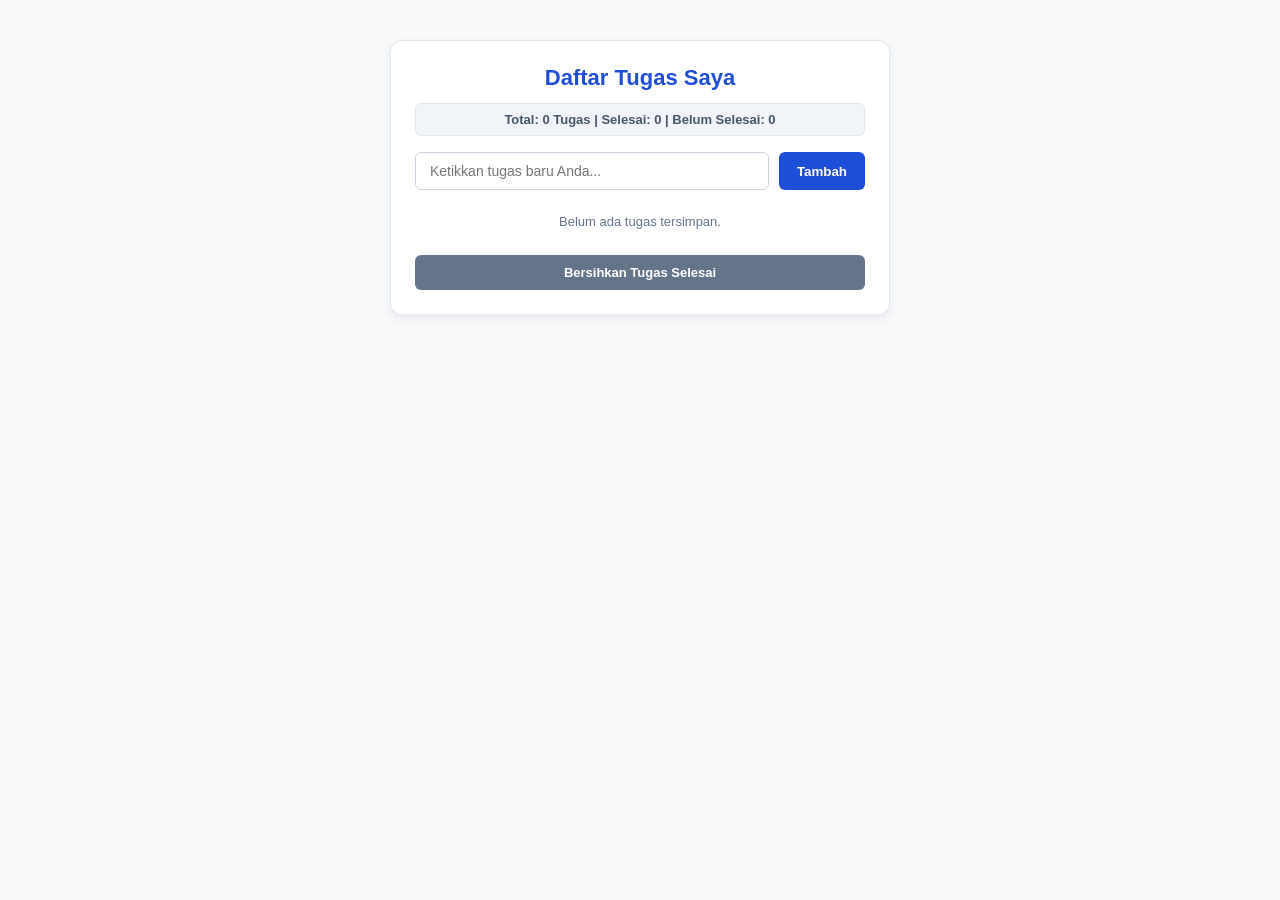
<file: index.html>
<!DOCTYPE html>
<html lang="id">
<head>
  <meta charset="UTF-8">
  <meta name="viewport" content="width=device-width, initial-scale=1.0">
  <title>Aplikasi To-Do List - Modul 5</title>
  <link rel="stylesheet" href="style.css">
</head>
<body>
  <div class="todo-app">
    <h2>Daftar Tugas Saya</h2>

    <!-- Fitur 1: Task Counter Summary -->
    <div class="task-counter" id="taskCounter">
      Total: 0 Tugas | Selesai: 0 | Belum Selesai: 0
    </div>

    <!-- Form Input Tugas -->
    <form id="todoForm" novalidate>
      <div class="input-section">
        <input type="text" id="taskInput" placeholder="Ketikkan tugas baru Anda...">
        <button type="submit" class="add-btn">Tambah</button>
      </div>
      <div class="error-message" id="inputError">Tugas minimal harus 3 karakter.</div>
      <div class="error-message" id="inputMaks"></div>
    </form>

    <!-- Daftar Tugas -->
    <ul class="todo-list" id="todoList"></ul>

    <!-- Fitur 2: Tombol Bersihkan Tugas Selesai -->
    <div class="actions-section">
      <button id="clearCompletedBtn" class="clear-btn">Bersihkan Tugas Selesai</button>
    </div>
  </div>

  <script src="script.js"></script>
</body>
</html>
</file>
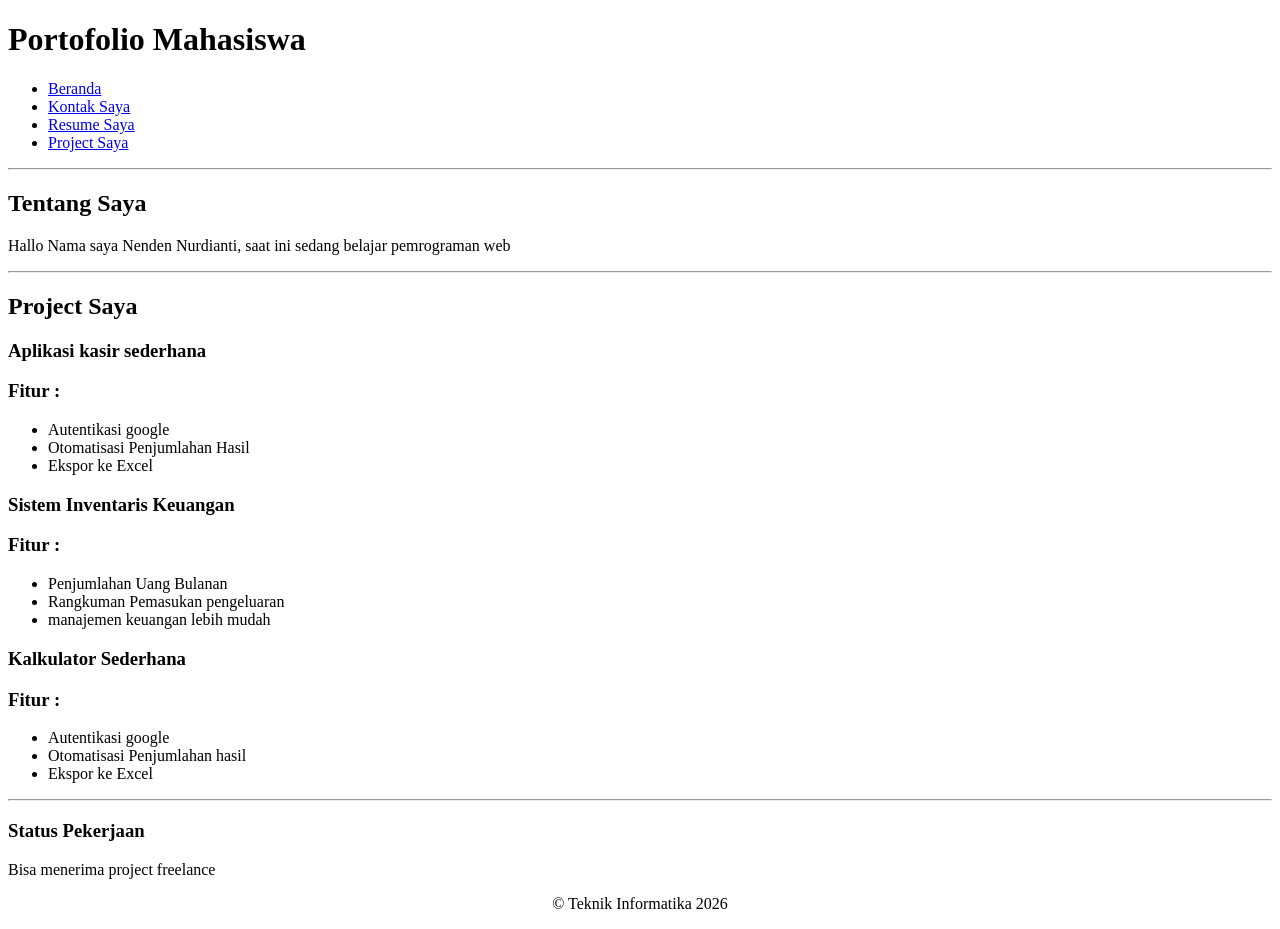
<file: pertemuan-2/index.html>
<!DOCTYPE html>
<html lang="en">
<head>
    <meta charset="UTF-8">
    <meta name="viewport" content="width=device-width, initial-scale=1.0">
    <title>Portofolio</title>
</head>
<body>
    <header>
        <h1>Portofolio Mahasiswa</h1>
        <nav>
            <ul>
                <li>
                    <a href="index.html">Beranda</a>
                </li>
                <li>
                    <a href="kontak.html">Kontak Saya</a>
                </li>
                <li>
                    <a href="resume.html">Resume Saya</a>
                </li>
                <li>
                    <a href="project.html">Project Saya</a>
                </li>
            </ul>
        </nav>
    </header>
    <hr />
    <main>
        <section>
            <h2>Tentang Saya</h2>
            <p>Hallo Nama saya Nenden Nurdianti, saat ini sedang belajar pemrograman web</p>
        </section>
        <hr />
        <section>
            <h2>Project Saya</h2>
            <article>
                <header>
                    <h3>Aplikasi kasir sederhana</h3>
                    <h3>Fitur : </h3>
                    <ul>
                        <li>Autentikasi google</li>
                        <li>Otomatisasi Penjumlahan Hasil</li>
                        <li>Ekspor ke Excel</li>
                    </ul>
                </header>
                 <header>
                    <h3>Sistem Inventaris Keuangan</h3>
                    <h3>Fitur : </h3>
                    <ul>
                        <li>Penjumlahan Uang Bulanan</li>
                        <li>Rangkuman Pemasukan pengeluaran</li>
                        <li>manajemen keuangan lebih mudah</li>
                    </ul>
                </header>
                <header>
                    <h3>Kalkulator Sederhana</h3>
                    <h3>Fitur : </h3>
                    <ul>
                        <li>Autentikasi google</li>
                        <li>Otomatisasi Penjumlahan hasil</li>
                        <li>Ekspor ke Excel</li>
                    </ul>
                </header>
            </article>
        </section>
    </main>
    <hr />
    <aside>
        <h3>Status Pekerjaan</h3>
        <p>Bisa menerima project freelance</p>
    </aside>
    
</body>
<footer>
        <center>&copy; Teknik Informatika 2026</p>
    </footer>
</html>
</file>
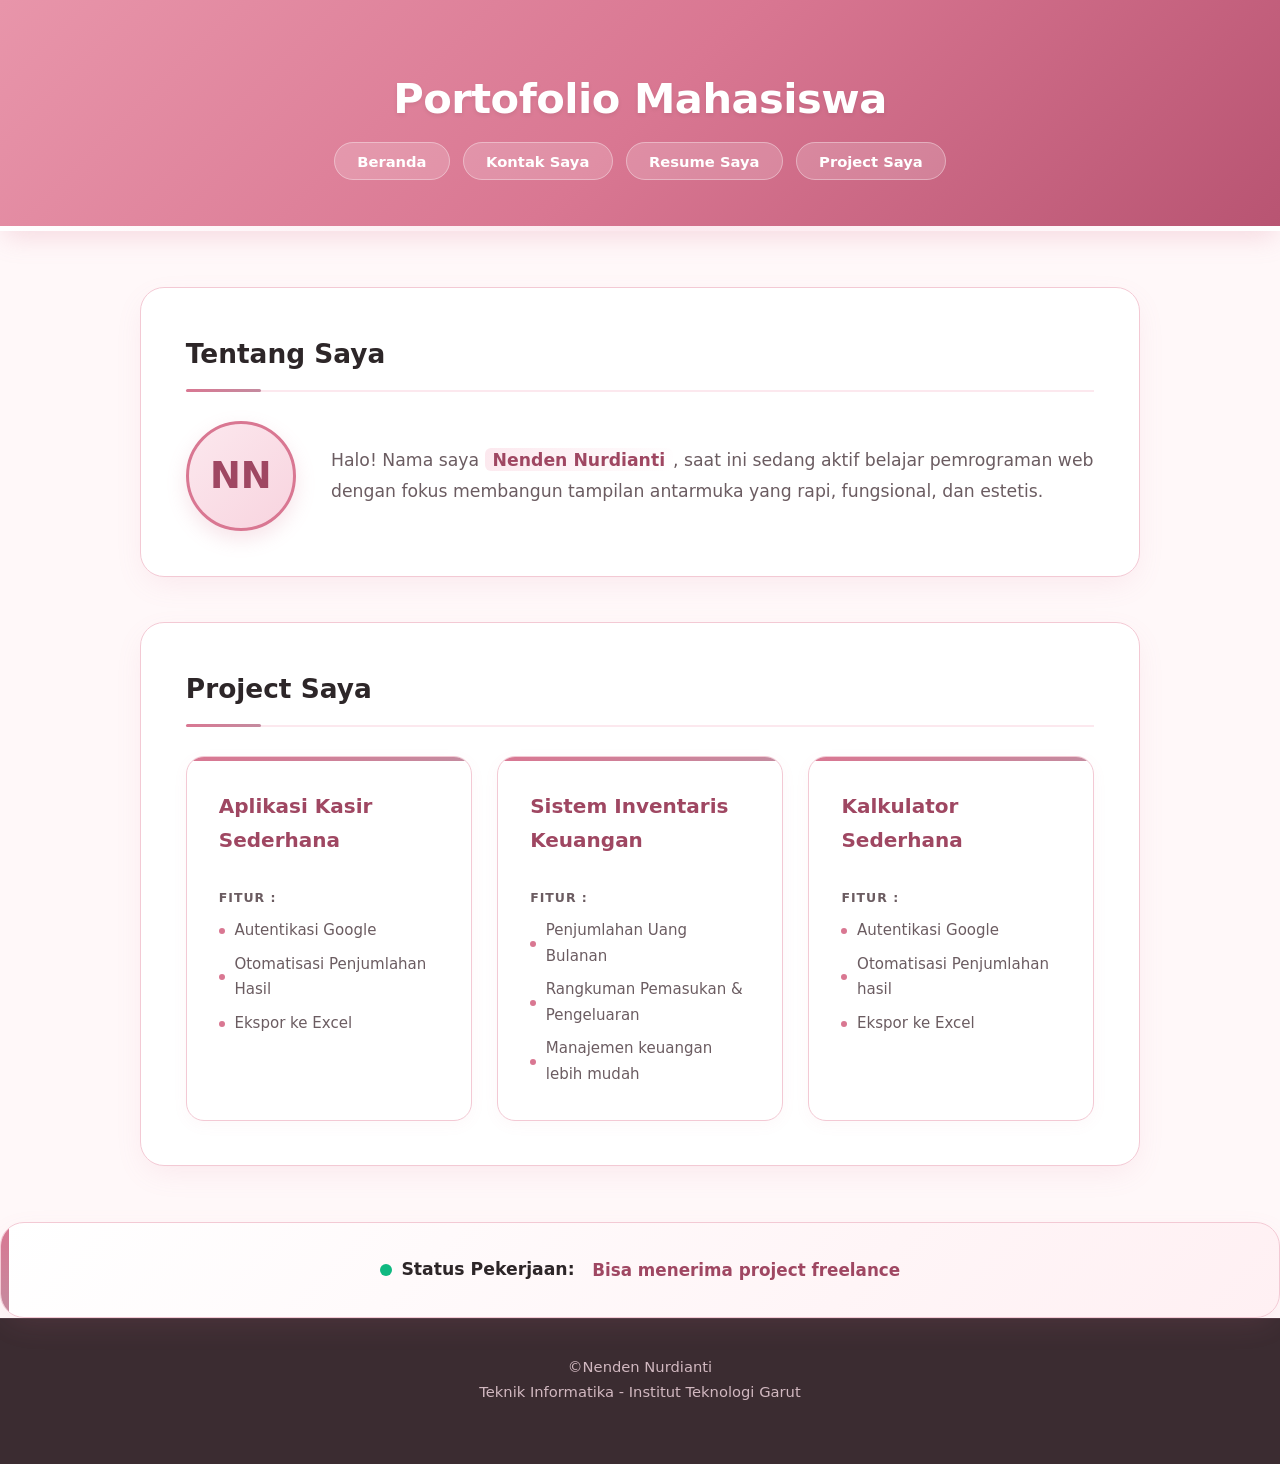
<file: pertemuan-3/index.html>
<!DOCTYPE html>
<html lang="id">
<head>
    <meta charset="UTF-8">
    <meta name="viewport" content="width=device-width, initial-scale=1.0">
    <title>Portofolio Nenden Nurdianti</title>
    <style>
        /* --- CSS Reset & Custom Properties (Soft Pink & Rose Theme) --- */
        * {
            margin: 0;
            padding: 0;
            box-sizing: border-box;
        }

        :root {
            --pink-primary: #d97792;
            --pink-dark: #9f4762;
            --pink-light: #fce8ee;
            --pink-subtle: #fff0f3;
            --pink-border: #f3c9d4;
            --rose-accent: #c48b9f;
            
            --bg-body: #fff8f9;
            --bg-card: #ffffff;
            
            --text-main: #2d2628;
            --text-muted: #6b5c61;
            
            --shadow-card: 0 10px 30px -5px rgba(217, 119, 146, 0.12), 0 4px 6px -4px rgba(0, 0, 0, 0.02);
            --shadow-hover: 0 20px 40px -10px rgba(217, 119, 146, 0.22);
            
            --radius-box: 24px;
            --radius-card: 18px;
        }

        html {
            scroll-behavior: smooth;
        }

        body {
            font-family: 'Segoe UI', system-ui, -apple-system, sans-serif;
            background-color: var(--bg-body);
            color: var(--text-main);
            line-height: 1.7;
            display: flex;
            flex-direction: column;
            min-height: 100vh;
            overflow-x: hidden;
        }

        /* --- Keyframe Animations --- */
        @keyframes fadeInDown {
            from {
                opacity: 0;
                transform: translateY(-20px);
            }
            to {
                opacity: 1;
                transform: translateY(0);
            }
        }

        @keyframes fadeInUp {
            from {
                opacity: 0;
                transform: translateY(25px);
            }
            to {
                opacity: 1;
                transform: translateY(0);
            }
        }

        @keyframes pulseGlow {
            0% { transform: scale(0.95); box-shadow: 0 0 0 0 rgba(16, 185, 129, 0.4); }
            70% { transform: scale(1); box-shadow: 0 0 0 8px rgba(16, 185, 129, 0); }
            100% { transform: scale(0.95); box-shadow: 0 0 0 0 rgba(16, 185, 129, 0); }
        }

        .animate-fade-down {
            animation: fadeInDown 0.8s ease-out forwards;
        }

        .animate-fade-up {
            animation: fadeInUp 0.8s ease-out forwards;
        }

        /* --- Header & Navigation (Soft Pink Gradient) --- */
        header.main-header {
            background: linear-gradient(135deg, #e895aa, #d97792, #b85472);
            color: #ffffff;
            padding: 4rem 1.5rem 3.5rem 1.5rem;
            text-align: center;
            box-shadow: 0 10px 25px -5px rgba(217, 119, 146, 0.25);
            position: relative;
        }

        header.main-header::after {
            content: '';
            position: absolute;
            bottom: 0;
            left: 0;
            right: 0;
            height: 5px;
            background: linear-gradient(90deg, #ffffff, var(--pink-light), #ffffff);
        }

        header.main-header h1 {
            font-size: 2.6rem;
            font-weight: 800;
            letter-spacing: -0.5px;
            margin-bottom: 0.8rem;
            text-shadow: 0 2px 4px rgba(0, 0, 0, 0.08);
        }

        nav ul {
            list-style: none;
            display: flex;
            justify-content: center;
            gap: 0.8rem;
            flex-wrap: wrap;
            max-width: 750px;
            margin: 0 auto;
        }

        nav a {
            color: #ffffff;
            text-decoration: none;
            font-weight: 600;
            font-size: 0.92rem;
            padding: 0.6rem 1.4rem;
            border-radius: 9999px;
            background-color: rgba(255, 255, 255, 0.18);
            backdrop-filter: blur(10px);
            border: 1px solid rgba(255, 255, 255, 0.35);
            transition: all 0.3s cubic-bezier(0.4, 0, 0.2, 1);
        }

        nav a:hover {
            background-color: #ffffff;
            color: var(--pink-dark);
            transform: translateY(-3px);
            box-shadow: 0 6px 15px rgba(0, 0, 0, 0.1);
        }

        /* --- Main Layout --- */
        main {
            max-width: 1000px;
            width: 90%;
            margin: 3.5rem auto;
            flex: 1;
            display: flex;
            flex-direction: column;
            gap: 2.8rem;
        }

        hr {
            display: none;
        }

        /* --- Section Styling --- */
        section {
            background: var(--bg-card);
            padding: 2.8rem;
            border-radius: var(--radius-box);
            box-shadow: var(--shadow-card);
            border: 1px solid var(--pink-border);
            transition: transform 0.3s ease, box-shadow 0.3s ease, border-color 0.3s ease;
        }

        section:hover {
            border-color: var(--pink-primary);
            box-shadow: var(--shadow-hover);
            transform: translateY(-3px);
        }

        section h2 {
            font-size: 1.65rem;
            color: var(--text-main);
            margin-bottom: 1.8rem;
            padding-bottom: 0.8rem;
            border-bottom: 2px solid var(--pink-light);
            position: relative;
            display: flex;
            align-items: center;
            gap: 0.8rem;
        }

        section h2::after {
            content: '';
            position: absolute;
            bottom: -2px;
            left: 0;
            width: 75px;
            height: 3px;
            background: linear-gradient(90deg, var(--pink-primary), var(--rose-accent));
            border-radius: 3px;
        }

        /* --- Desain Khusus Tentang Saya --- */
        .about-container {
            display: flex;
            align-items: center;
            gap: 2.2rem;
        }

        .profile-avatar {
            width: 110px;
            height: 110px;
            border-radius: 50%;
            background: linear-gradient(135deg, var(--pink-light), #f8d4df);
            display: flex;
            align-items: center;
            justify-content: center;
            border: 3px solid var(--pink-primary);
            box-shadow: 0 8px 20px rgba(217, 119, 146, 0.2);
            flex-shrink: 0;
        }

        .profile-avatar span {
            font-size: 2.3rem;
            font-weight: 800;
            color: var(--pink-dark);
        }

        .about-text p {
            font-size: 1.08rem;
            color: var(--text-muted);
            line-height: 1.8;
        }

        .name-highlight {
            color: var(--pink-dark);
            font-weight: 700;
            background: linear-gradient(120deg, var(--pink-light) 0%, rgba(252, 232, 238, 0) 100%);
            padding: 0.1rem 0.5rem;
            border-radius: 6px;
        }

        /* --- Article & Project Cards Grid (Seragam & Elegan) --- */
        article {
            display: grid;
            grid-template-columns: repeat(auto-fit, minmax(280px, 1fr));
            gap: 1.6rem;
        }

        article header {
            background: var(--bg-card);
            color: var(--text-main);
            padding: 2rem;
            border-radius: var(--radius-card);
            text-align: left;
            box-shadow: 0 4px 15px rgba(217, 119, 146, 0.05);
            border: 1px solid var(--pink-border);
            transition: all 0.35s cubic-bezier(0.4, 0, 0.2, 1);
            display: flex;
            flex-direction: column;
            justify-content: flex-start;
            position: relative;
            overflow: hidden;
        }

        article header::before {
            content: '';
            position: absolute;
            top: 0;
            left: 0;
            width: 100%;
            height: 4px;
            background: linear-gradient(90deg, var(--pink-primary), var(--rose-accent));
        }

        article header:hover {
            transform: translateY(-6px);
            box-shadow: var(--shadow-hover);
            border-color: var(--pink-primary);
        }

        article h3 {
            font-size: 1.25rem;
            color: var(--pink-dark);
            margin-bottom: 0.9rem;
            font-weight: 700;
        }

        /* Label "Fitur :" */
        article header h3:nth-of-type(2) {
            font-size: 0.78rem;
            text-transform: uppercase;
            letter-spacing: 0.08em;
            color: var(--text-muted);
            margin-top: 1rem;
            margin-bottom: 0.6rem;
            font-weight: 700;
        }

        article ul {
            list-style: none;
            display: flex;
            flex-direction: column;
            gap: 0.5rem;
        }

        article li {
            font-size: 0.94rem;
            color: var(--text-muted);
            display: flex;
            align-items: center;
            gap: 0.6rem;
        }

        /* Bullet point mini stylish */
        article li::before {
            content: '';
            width: 6px;
            height: 6px;
            background-color: var(--pink-primary);
            border-radius: 50%;
            flex-shrink: 0;
        }

        /* --- Aside / Status Pekerjaan --- */
        aside {
            background: linear-gradient(135deg, #ffffff, var(--pink-subtle));
            border: 1px solid var(--pink-border);
            padding: 2rem;
            border-radius: var(--radius-box);
            text-align: center;
            box-shadow: var(--shadow-card);
            position: relative;
            overflow: hidden;
            display: flex;
            align-items: center;
            justify-content: center;
            gap: 1.1rem;
        }

        aside::before {
            content: '';
            position: absolute;
            top: 0;
            left: 0;
            width: 8px;
            height: 100%;
            background: linear-gradient(to bottom, var(--pink-primary), var(--rose-accent));
        }

        aside h3 {
            color: var(--text-main);
            font-size: 1.08rem;
            margin-bottom: 0;
            font-weight: 700;
            display: flex;
            align-items: center;
            gap: 0.6rem;
        }

        aside h3::before {
            content: '';
            display: inline-block;
            width: 12px;
            height: 12px;
            background-color: #10b981;
            border-radius: 50%;
            animation: pulseGlow 2s infinite;
        }

        aside p {
            color: var(--pink-dark);
            font-weight: 600;
            font-size: 1.05rem;
        }

        /* --- Footer --- */
        footer {
            background-color: #3b2c31;
            color: #d1b8c0;
            text-align: center;
            padding: 2.2rem 1rem;
            font-size: 0.92rem;
            margin-top: auto;
            border-top: 1px solid #4f3c43;
        }

        footer center {
            display: block;
        }

        /* --- Responsive Design --- */
        @media (max-width: 768px) {
            header.main-header h1 {
                font-size: 2.1rem;
            }

            .about-container {
                flex-direction: column;
                text-align: center;
            }

            aside {
                flex-direction: column;
                gap: 0.4rem;
            }

            section {
                padding: 1.8rem;
            }
        }
    </style>
</head>
<body>

    <header class="main-header animate-fade-down">
        <h1>Portofolio Mahasiswa</h1>
        <nav>
            <ul>
                <li><a href="index.html">Beranda</a></li>
                <li><a href="kontak.html">Kontak Saya</a></li>
                <li><a href="resume.html">Resume Saya</a></li>
                <li><a href="project.html">Project Saya</a></li>
            </ul>
        </nav>
    </header>

    <main>
        <section class="animate-fade-up">
            <h2>Tentang Saya</h2>
            <div class="about-container">
                <div class="profile-avatar">
                    <span>NN</span>
                </div>
                <div class="about-text">
                    <p>Halo! Nama saya <span class="name-highlight">Nenden Nurdianti</span>, saat ini sedang aktif belajar pemrograman web dengan fokus membangun tampilan antarmuka yang rapi, fungsional, dan estetis.</p>
                </div>
            </div>
        </section>

        <section class="animate-fade-up" style="animation-delay: 0.15s;">
            <h2>Project Saya</h2>
            <article>
                <header>
                    <h3>Aplikasi Kasir Sederhana</h3>
                    <h3>Fitur :</h3>
                    <ul>
                        <li>Autentikasi Google</li>
                        <li>Otomatisasi Penjumlahan Hasil</li>
                        <li>Ekspor ke Excel</li>
                    </ul>
                </header>
                
                <header>
                    <h3>Sistem Inventaris Keuangan</h3>
                    <h3>Fitur :</h3>
                    <ul>
                        <li>Penjumlahan Uang Bulanan</li>
                        <li>Rangkuman Pemasukan & Pengeluaran</li>
                        <li>Manajemen keuangan lebih mudah</li>
                    </ul>
                </header>
                
                <header>
                    <h3>Kalkulator Sederhana</h3>
                    <h3>Fitur :</h3>
                    <ul>
                        <li>Autentikasi Google</li>
                        <li>Otomatisasi Penjumlahan hasil</li>
                        <li>Ekspor ke Excel</li>
                    </ul>
                </header>
            </article>
        </section>
    </main>

    <aside class="animate-fade-up" style="animation-delay: 0.3s;">
        <h3>Status Pekerjaan:</h3>
        <p>Bisa menerima project freelance</p>
    </aside>
    
    <footer>
        <center>&copy;Nenden Nurdianti</center>
        <p>Teknik Informatika - Institut Teknologi Garut</p>
        <br>
    </footer>

</body>
</html>
</file>
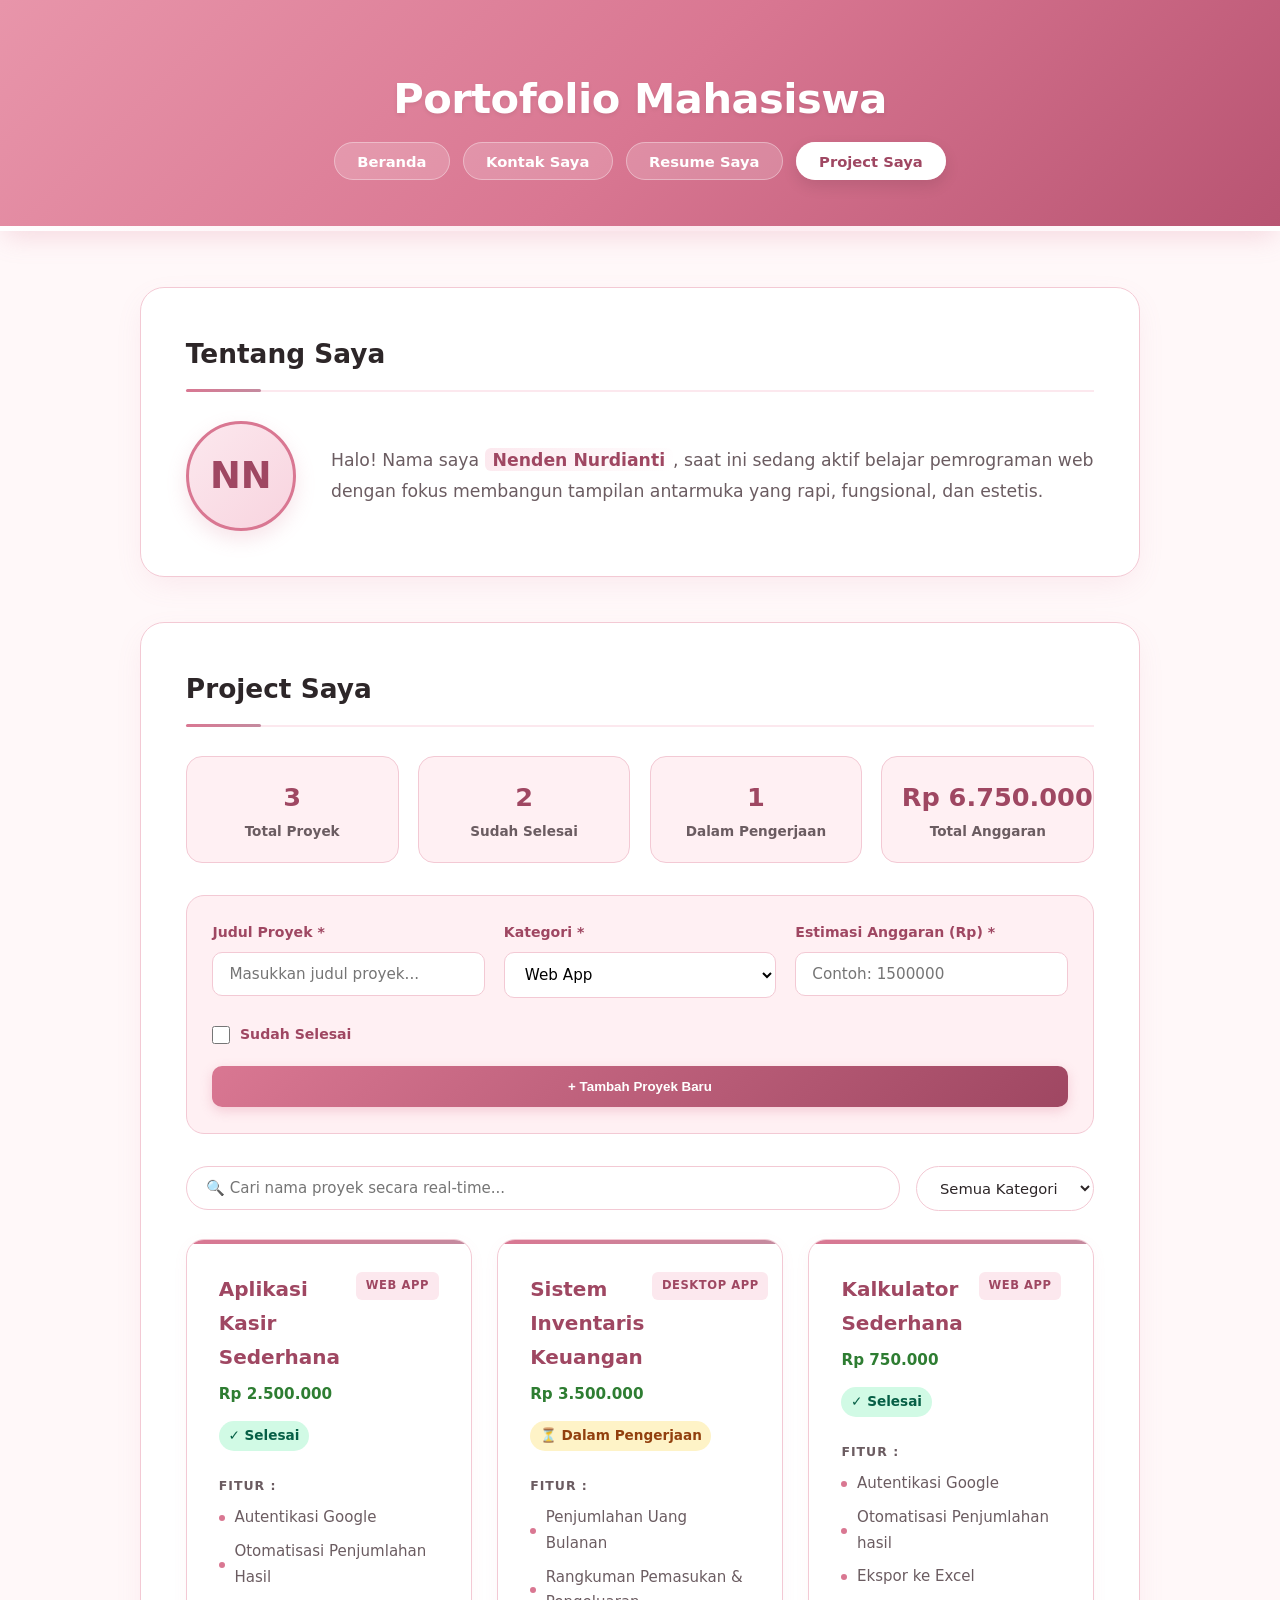
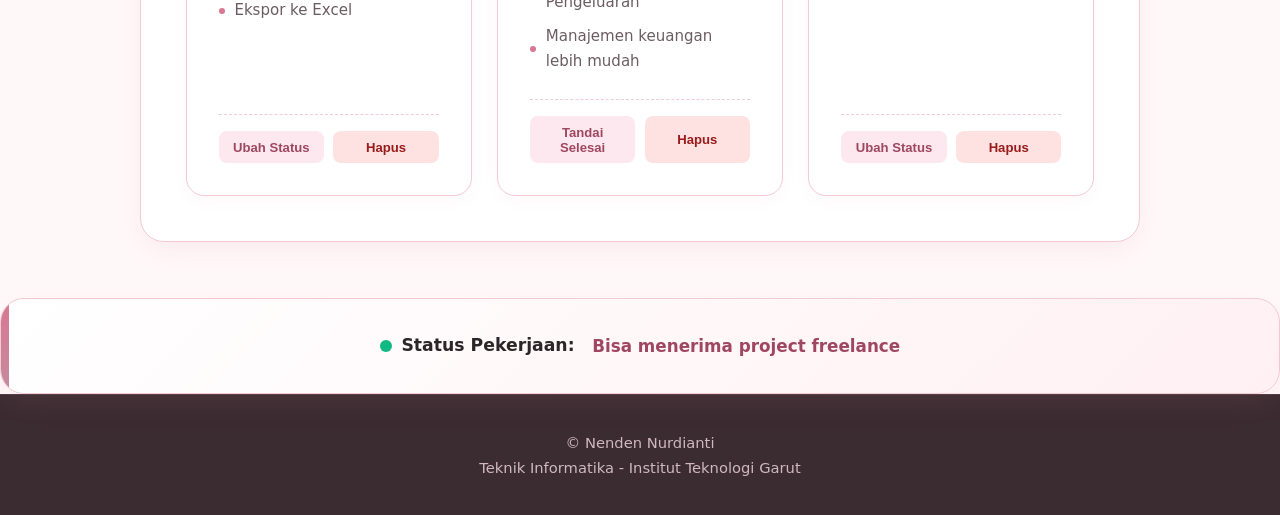
<file: pertemuan-4/index.html>
<!DOCTYPE html>
<html lang="id">
<head>
    <meta charset="UTF-8">
    <meta name="viewport" content="width=device-width, initial-scale=1.0">
    <title>Portofolio Nenden Nurdianti</title>
    <style>
        /* --- CSS Reset & Custom Properties (Soft Pink & Rose Theme) --- */
        * {
            margin: 0;
            padding: 0;
            box-sizing: border-box;
        }

        :root {
            --pink-primary: #d97792;
            --pink-dark: #9f4762;
            --pink-light: #fce8ee;
            --pink-subtle: #fff0f3;
            --pink-border: #f3c9d4;
            --rose-accent: #c48b9f;
            
            --bg-body: #fff8f9;
            --bg-card: #ffffff;
            
            --text-main: #2d2628;
            --text-muted: #6b5c61;
            
            --shadow-card: 0 10px 30px -5px rgba(217, 119, 146, 0.12), 0 4px 6px -4px rgba(0, 0, 0, 0.02);
            --shadow-hover: 0 20px 40px -10px rgba(217, 119, 146, 0.22);
            
            --radius-box: 24px;
            --radius-card: 18px;
        }

        html {
            scroll-behavior: smooth;
        }

        body {
            font-family: 'Segoe UI', system-ui, -apple-system, sans-serif;
            background-color: var(--bg-body);
            color: var(--text-main);
            line-height: 1.7;
            display: flex;
            flex-direction: column;
            min-height: 100vh;
            overflow-x: hidden;
        }

        /* --- Keyframe Animations --- */
        @keyframes fadeInDown {
            from {
                opacity: 0;
                transform: translateY(-20px);
            }
            to {
                opacity: 1;
                transform: translateY(0);
            }
        }

        @keyframes fadeInUp {
            from {
                opacity: 0;
                transform: translateY(25px);
            }
            to {
                opacity: 1;
                transform: translateY(0);
            }
        }

        @keyframes pulseGlow {
            0% { transform: scale(0.95); box-shadow: 0 0 0 0 rgba(16, 185, 129, 0.4); }
            70% { transform: scale(1); box-shadow: 0 0 0 8px rgba(16, 185, 129, 0); }
            100% { transform: scale(0.95); box-shadow: 0 0 0 0 rgba(16, 185, 129, 0); }
        }

        .animate-fade-down {
            animation: fadeInDown 0.8s ease-out forwards;
        }

        .animate-fade-up {
            animation: fadeInUp 0.8s ease-out forwards;
        }

        /* --- Header & Navigation (Soft Pink Gradient) --- */
        header.main-header {
            background: linear-gradient(135deg, #e895aa, #d97792, #b85472);
            color: #ffffff;
            padding: 4rem 1.5rem 3.5rem 1.5rem;
            text-align: center;
            box-shadow: 0 10px 25px -5px rgba(217, 119, 146, 0.25);
            position: relative;
        }

        header.main-header::after {
            content: '';
            position: absolute;
            bottom: 0;
            left: 0;
            right: 0;
            height: 5px;
            background: linear-gradient(90deg, #ffffff, var(--pink-light), #ffffff);
        }

        header.main-header h1 {
            font-size: 2.6rem;
            font-weight: 800;
            letter-spacing: -0.5px;
            margin-bottom: 0.8rem;
            text-shadow: 0 2px 4px rgba(0, 0, 0, 0.08);
        }

        nav ul {
            list-style: none;
            display: flex;
            justify-content: center;
            gap: 0.8rem;
            flex-wrap: wrap;
            max-width: 750px;
            margin: 0 auto;
        }

        nav a {
            color: #ffffff;
            text-decoration: none;
            font-weight: 600;
            font-size: 0.92rem;
            padding: 0.6rem 1.4rem;
            border-radius: 9999px;
            background-color: rgba(255, 255, 255, 0.18);
            backdrop-filter: blur(10px);
            border: 1px solid rgba(255, 255, 255, 0.35);
            transition: all 0.3s cubic-bezier(0.4, 0, 0.2, 1);
        }

        nav a:hover, nav a.active {
            background-color: #ffffff;
            color: var(--pink-dark);
            transform: translateY(-3px);
            box-shadow: 0 6px 15px rgba(0, 0, 0, 0.1);
        }

        /* --- Main Layout --- */
        main {
            max-width: 1000px;
            width: 90%;
            margin: 3.5rem auto;
            flex: 1;
            display: flex;
            flex-direction: column;
            gap: 2.8rem;
        }

        /* --- Section Styling --- */
        section {
            background: var(--bg-card);
            padding: 2.8rem;
            border-radius: var(--radius-box);
            box-shadow: var(--shadow-card);
            border: 1px solid var(--pink-border);
            transition: transform 0.3s ease, box-shadow 0.3s ease, border-color 0.3s ease;
        }

        section:hover {
            border-color: var(--pink-primary);
            box-shadow: var(--shadow-hover);
        }

        section h2 {
            font-size: 1.65rem;
            color: var(--text-main);
            margin-bottom: 1.8rem;
            padding-bottom: 0.8rem;
            border-bottom: 2px solid var(--pink-light);
            position: relative;
            display: flex;
            align-items: center;
            gap: 0.8rem;
        }

        section h2::after {
            content: '';
            position: absolute;
            bottom: -2px;
            left: 0;
            width: 75px;
            height: 3px;
            background: linear-gradient(90deg, var(--pink-primary), var(--rose-accent));
            border-radius: 3px;
        }

        /* --- Desain Khusus Tentang Saya --- */
        .about-container {
            display: flex;
            align-items: center;
            gap: 2.2rem;
        }

        .profile-avatar {
            width: 110px;
            height: 110px;
            border-radius: 50%;
            background: linear-gradient(135deg, var(--pink-light), #f8d4df);
            display: flex;
            align-items: center;
            justify-content: center;
            border: 3px solid var(--pink-primary);
            box-shadow: 0 8px 20px rgba(217, 119, 146, 0.2);
            flex-shrink: 0;
        }

        .profile-avatar span {
            font-size: 2.3rem;
            font-weight: 800;
            color: var(--pink-dark);
        }

        .about-text p {
            font-size: 1.08rem;
            color: var(--text-muted);
            line-height: 1.8;
        }

        .name-highlight {
            color: var(--pink-dark);
            font-weight: 700;
            background: linear-gradient(120deg, var(--pink-light) 0%, rgba(252, 232, 238, 0) 100%);
            padding: 0.1rem 0.5rem;
            border-radius: 6px;
        }

        /* --- Statistik Ringkasan Kartu --- */
        .stats-grid {
            display: grid;
            grid-template-columns: repeat(auto-fit, minmax(180px, 1fr));
            gap: 1.2rem;
            margin-bottom: 2rem;
        }

        .stat-card {
            background: var(--pink-subtle);
            border: 1px solid var(--pink-border);
            padding: 1.2rem;
            border-radius: 16px;
            text-align: center;
            transition: transform 0.2s ease;
        }

        .stat-card:hover {
            transform: translateY(-3px);
        }

        .stat-card .stat-value {
            font-size: 1.6rem;
            font-weight: 800;
            color: var(--pink-dark);
        }

        .stat-card .stat-label {
            font-size: 0.85rem;
            color: var(--text-muted);
            font-weight: 600;
        }

        /* --- Form Input Proyek Dinamis --- */
        .project-form {
            display: grid;
            grid-template-columns: repeat(auto-fit, minmax(220px, 1fr));
            gap: 1.2rem;
            background-color: var(--pink-subtle);
            padding: 1.6rem;
            border-radius: var(--radius-card);
            border: 1px solid var(--pink-border);
            margin-bottom: 2rem;
        }

        .form-group {
            display: flex;
            flex-direction: column;
            gap: 0.4rem;
        }

        .form-group.full-width {
            grid-column: 1 / -1;
        }

        .form-group label {
            font-size: 0.88rem;
            font-weight: 700;
            color: var(--pink-dark);
        }

        .form-group input, 
        .form-group select {
            padding: 0.75rem 1rem;
            border: 1px solid var(--pink-border);
            border-radius: 10px;
            font-family: inherit;
            font-size: 0.95rem;
            outline: none;
            background: #ffffff;
            transition: border-color 0.2s;
        }

        .form-group input:focus, 
        .form-group select:focus {
            border-color: var(--pink-primary);
            box-shadow: 0 0 0 3px rgba(217, 119, 146, 0.2);
        }

        .checkbox-group {
            flex-direction: row;
            align-items: center;
            gap: 0.6rem;
            cursor: pointer;
            margin-top: 0.4rem;
        }

        .checkbox-group input {
            width: 18px;
            height: 18px;
            accent-color: var(--pink-primary);
            cursor: pointer;
        }

        .btn-submit {
            background: linear-gradient(135deg, var(--pink-primary), var(--pink-dark));
            color: white;
            border: none;
            padding: 0.8rem 1.6rem;
            border-radius: 10px;
            font-weight: 700;
            cursor: pointer;
            transition: all 0.3s ease;
            box-shadow: 0 4px 12px rgba(217, 119, 146, 0.3);
        }

        .btn-submit:hover {
            transform: translateY(-2px);
            box-shadow: 0 6px 16px rgba(217, 119, 146, 0.4);
        }

        .alert-box {
            display: none;
            padding: 0.8rem 1.2rem;
            background-color: #fde8e8;
            border: 1px solid #f8b4b4;
            color: #9b1c1c;
            border-radius: 10px;
            font-size: 0.9rem;
            font-weight: 600;
            margin-bottom: 1.2rem;
        }

        /* --- Live Search & Filter Bar --- */
        .filter-container {
            display: flex;
            gap: 1rem;
            margin-bottom: 1.8rem;
            flex-wrap: wrap;
        }

        .search-input-wrapper {
            flex: 1;
            min-width: 240px;
        }

        .search-input-wrapper input {
            width: 100%;
            padding: 0.75rem 1.2rem;
            border: 1px solid var(--pink-border);
            border-radius: 9999px;
            font-family: inherit;
            font-size: 0.94rem;
            outline: none;
            background: #ffffff;
            transition: all 0.2s;
        }

        .search-input-wrapper input:focus {
            border-color: var(--pink-primary);
            box-shadow: 0 0 0 3px rgba(217, 119, 146, 0.2);
        }

        .filter-select {
            padding: 0.75rem 1.2rem;
            border: 1px solid var(--pink-border);
            border-radius: 9999px;
            background: #ffffff;
            font-family: inherit;
            font-size: 0.92rem;
            color: var(--text-main);
            outline: none;
            cursor: pointer;
        }

        /* --- Project Cards Grid --- */
        .projects-grid {
            display: grid;
            grid-template-columns: repeat(auto-fit, minmax(280px, 1fr));
            gap: 1.6rem;
        }

        .project-card {
            background: var(--bg-card);
            color: var(--text-main);
            padding: 2rem;
            border-radius: var(--radius-card);
            text-align: left;
            box-shadow: 0 4px 15px rgba(217, 119, 146, 0.05);
            border: 1px solid var(--pink-border);
            transition: all 0.35s cubic-bezier(0.4, 0, 0.2, 1);
            display: flex;
            flex-direction: column;
            justify-content: space-between;
            position: relative;
            overflow: hidden;
        }

        .project-card::before {
            content: '';
            position: absolute;
            top: 0;
            left: 0;
            width: 100%;
            height: 4px;
            background: linear-gradient(90deg, var(--pink-primary), var(--rose-accent));
        }

        .project-card:hover {
            transform: translateY(-6px);
            box-shadow: var(--shadow-hover);
            border-color: var(--pink-primary);
        }

        .project-header {
            display: flex;
            justify-content: space-between;
            align-items: flex-start;
            margin-bottom: 0.5rem;
            gap: 0.5rem;
        }

        .project-card h3 {
            font-size: 1.25rem;
            color: var(--pink-dark);
            font-weight: 700;
        }

        .badge-category {
            font-size: 0.72rem;
            font-weight: 700;
            text-transform: uppercase;
            padding: 0.25rem 0.6rem;
            background-color: var(--pink-light);
            color: var(--pink-dark);
            border-radius: 6px;
            letter-spacing: 0.05em;
            white-space: nowrap;
        }

        .project-budget {
            font-size: 0.95rem;
            font-weight: 700;
            color: #2e7d32;
            margin-bottom: 0.8rem;
        }

        .project-status {
            display: inline-flex;
            align-items: center;
            gap: 0.4rem;
            font-size: 0.85rem;
            font-weight: 600;
            padding: 0.2rem 0.6rem;
            border-radius: 9999px;
            margin-bottom: 1rem;
            width: fit-content;
        }

        .status-completed {
            background-color: #d1fae5;
            color: #065f46;
        }

        .status-pending {
            background-color: #fef3c7;
            color: #92400e;
        }

        .features-title {
            font-size: 0.78rem;
            text-transform: uppercase;
            letter-spacing: 0.08em;
            color: var(--text-muted);
            margin-top: 0.5rem;
            margin-bottom: 0.6rem;
            font-weight: 700;
        }

        .project-card ul {
            list-style: none;
            display: flex;
            flex-direction: column;
            gap: 0.5rem;
            margin-bottom: 1.5rem;
        }

        .project-card li {
            font-size: 0.94rem;
            color: var(--text-muted);
            display: flex;
            align-items: center;
            gap: 0.6rem;
        }

        .project-card li::before {
            content: '';
            width: 6px;
            height: 6px;
            background-color: var(--pink-primary);
            border-radius: 50%;
            flex-shrink: 0;
        }

        /* --- Action Buttons --- */
        .card-actions {
            display: flex;
            gap: 0.6rem;
            margin-top: auto;
            padding-top: 1rem;
            border-top: 1px dashed var(--pink-border);
        }

        .btn-action {
            flex: 1;
            padding: 0.55rem 0.8rem;
            border-radius: 8px;
            font-size: 0.82rem;
            font-weight: 700;
            cursor: pointer;
            border: none;
            transition: all 0.2s;
            text-align: center;
        }

        .btn-toggle {
            background-color: var(--pink-light);
            color: var(--pink-dark);
        }

        .btn-toggle:hover {
            background-color: var(--pink-primary);
            color: white;
        }

        .btn-delete {
            background-color: #fee2e2;
            color: #991b1b;
        }

        .btn-delete:hover {
            background-color: #ef4444;
            color: white;
        }

        .empty-state {
            grid-column: 1 / -1;
            text-align: center;
            padding: 3rem 1rem;
            color: var(--text-muted);
            font-weight: 600;
            background-color: var(--pink-subtle);
            border-radius: var(--radius-card);
            border: 1px dashed var(--pink-border);
        }

        /* --- Aside / Status Pekerjaan --- */
        aside {
            background: linear-gradient(135deg, #ffffff, var(--pink-subtle));
            border: 1px solid var(--pink-border);
            padding: 2rem;
            border-radius: var(--radius-box);
            text-align: center;
            box-shadow: var(--shadow-card);
            position: relative;
            overflow: hidden;
            display: flex;
            align-items: center;
            justify-content: center;
            gap: 1.1rem;
        }

        aside::before {
            content: '';
            position: absolute;
            top: 0;
            left: 0;
            width: 8px;
            height: 100%;
            background: linear-gradient(to bottom, var(--pink-primary), var(--rose-accent));
        }

        aside h3 {
            color: var(--text-main);
            font-size: 1.08rem;
            margin-bottom: 0;
            font-weight: 700;
            display: flex;
            align-items: center;
            gap: 0.6rem;
        }

        aside h3::before {
            content: '';
            display: inline-block;
            width: 12px;
            height: 12px;
            background-color: #10b981;
            border-radius: 50%;
            animation: pulseGlow 2s infinite;
        }

        aside p {
            color: var(--pink-dark);
            font-weight: 600;
            font-size: 1.05rem;
        }

        /* --- Footer --- */
        footer {
            background-color: #3b2c31;
            color: #d1b8c0;
            text-align: center;
            padding: 2.2rem 1rem;
            font-size: 0.92rem;
            margin-top: auto;
            border-top: 1px solid #4f3c43;
        }

        /* --- Responsive Design --- */
        @media (max-width: 768px) {
            header.main-header h1 {
                font-size: 2.1rem;
            }

            .about-container {
                flex-direction: column;
                text-align: center;
            }

            aside {
                flex-direction: column;
                gap: 0.4rem;
            }

            section {
                padding: 1.8rem;
            }
        }
    </style>
</head>
<body>

    <header class="main-header animate-fade-down">
        <h1>Portofolio Mahasiswa</h1>
        <nav>
            <ul>
                <li><a href="index.html">Beranda</a></li>
                <li><a href="kontak.html">Kontak Saya</a></li>
                <li><a href="resume.html">Resume Saya</a></li>
                <li><a href="project.html" class="active">Project Saya</a></li>
            </ul>
        </nav>
    </header>

    <main>
        <!-- Section Tentang Saya -->
        <section id="beranda" class="animate-fade-up">
            <h2>Tentang Saya</h2>
            <div class="about-container">
                <div class="profile-avatar">
                    <span>NN</span>
                </div>
                <div class="about-text">
                    <p>Halo! Nama saya <span class="name-highlight">Nenden Nurdianti</span>, saat ini sedang aktif belajar pemrograman web dengan fokus membangun tampilan antarmuka yang rapi, fungsional, dan estetis.</p>
                </div>
            </div>
        </section>

        <!-- Section Manajemen Proyek -->
        <section id="project" class="animate-fade-up" style="animation-delay: 0.15s;">
            <h2>Project Saya</h2>
            
            <!-- Ringkasan Statistik Proyek -->
            <div class="stats-grid">
                <div class="stat-card">
                    <div class="stat-value" id="stat-total">0</div>
                    <div class="stat-label">Total Proyek</div>
                </div>
                <div class="stat-card">
                    <div class="stat-value" id="stat-completed">0</div>
                    <div class="stat-label">Sudah Selesai</div>
                </div>
                <div class="stat-card">
                    <div class="stat-value" id="stat-pending">0</div>
                    <div class="stat-label">Dalam Pengerjaan</div>
                </div>
                <div class="stat-card">
                    <div class="stat-value" id="stat-budget">Rp 0</div>
                    <div class="stat-label">Total Anggaran</div>
                </div>
            </div>

            <!-- Pesan Alert Validasi -->
            <div id="alert-box" class="alert-box"></div>

            <!-- FITUR 1: Form Input Proyek Dinamis -->
            <form id="project-form" class="project-form">
                <div class="form-group">
                    <label for="project-title">Judul Proyek *</label>
                    <input type="text" id="project-title" placeholder="Masukkan judul proyek..." required>
                </div>
                <div class="form-group">
                    <label for="project-category">Kategori *</label>
                    <select id="project-category">
                        <option value="Web App">Web App</option>
                        <option value="Mobile App">Mobile App</option>
                        <option value="Desktop App">Desktop App</option>
                        <option value="UI/UX Design">UI/UX Design</option>
                    </select>
                </div>
                <div class="form-group">
                    <label for="project-budget-input">Estimasi Anggaran (Rp) *</label>
                    <input type="number" id="project-budget-input" placeholder="Contoh: 1500000" min="1" required>
                </div>
                <div class="form-group checkbox-group">
                    <input type="checkbox" id="project-completed">
                    <label for="project-completed" style="cursor: pointer;">Sudah Selesai</label>
                </div>
                <div class="form-group full-width">
                    <button type="submit" class="btn-submit">+ Tambah Proyek Baru</button>
                </div>
            </form>

            <!-- FITUR 2: Pencarian Real-Time & Filter Terpadu -->
            <div class="filter-container">
                <div class="search-input-wrapper">
                    <input type="text" id="search-input" placeholder="🔍 Cari nama proyek secara real-time...">
                </div>
                <select id="category-filter" class="filter-select">
                    <option value="ALL">Semua Kategori</option>
                    <option value="Web App">Web App</option>
                    <option value="Mobile App">Mobile App</option>
                    <option value="Desktop App">Desktop App</option>
                    <option value="UI/UX Design">UI/UX Design</option>
                </select>
            </div>

            <!-- Dynamic Project Cards Container -->
            <div id="projects-container" class="projects-grid">
                <!-- Kartu proyek akan di-render secara otomatis oleh JavaScript -->
            </div>
        </section>
    </main>

    <aside class="animate-fade-up" style="animation-delay: 0.3s;">
        <h3>Status Pekerjaan:</h3>
        <p>Bisa menerima project freelance</p>
    </aside>
    
    <footer>
        <p>&copy; Nenden Nurdianti</p>
        <p>Teknik Informatika - Institut Teknologi Garut</p>
    </footer>

    <!-- LOGIKA JAVASCRIPT DINAMIS -->
    <script>
        // Data Awal Proyek (State)
        let projects = [
            {
                id: 1700000000001,
                title: "Aplikasi Kasir Sederhana",
                category: "Web App",
                budget: 2500000,
                isCompleted: true,
                features: [
                    "Autentikasi Google",
                    "Otomatisasi Penjumlahan Hasil",
                    "Ekspor ke Excel"
                ]
            },
            {
                id: 1700000000002,
                title: "Sistem Inventaris Keuangan",
                category: "Desktop App",
                budget: 3500000,
                isCompleted: false,
                features: [
                    "Penjumlahan Uang Bulanan",
                    "Rangkuman Pemasukan & Pengeluaran",
                    "Manajemen keuangan lebih mudah"
                ]
            },
            {
                id: 1700000000003,
                title: "Kalkulator Sederhana",
                category: "Web App",
                budget: 750000,
                isCompleted: true,
                features: [
                    "Autentikasi Google",
                    "Otomatisasi Penjumlahan hasil",
                    "Ekspor ke Excel"
                ]
            }
        ];

        // Elemen DOM
        const projectsContainer = document.getElementById('projects-container');
        const projectForm = document.getElementById('project-form');
        const searchInput = document.getElementById('search-input');
        const categoryFilter = document.getElementById('category-filter');
        const alertBox = document.getElementById('alert-box');

        // Elemen Statistik
        const statTotal = document.getElementById('stat-total');
        const statCompleted = document.getElementById('stat-completed');
        const statPending = document.getElementById('stat-pending');
        const statBudget = document.getElementById('stat-budget');

        // Format Angka ke Rupiah IDR
        function formatRupiah(number) {
            return new Intl.NumberFormat('id-ID', {
                style: 'currency',
                currency: 'IDR',
                maximumFractionDigits: 0
            }).format(number);
        }

        // Tampilkan Alert Error Estetis
        function showAlert(message) {
            alertBox.textContent = message;
            alertBox.style.display = 'block';
            setTimeout(() => {
                alertBox.style.display = 'none';
            }, 3500);
        }

        // Render Statistik Ringkasan
        function updateStatistics() {
            const total = projects.length;
            const completed = projects.filter(p => p.isCompleted).length;
            const pending = total - completed;
            const totalBudget = projects.reduce((acc, p) => acc + (Number(p.budget) || 0), 0);

            statTotal.textContent = total;
            statCompleted.textContent = completed;
            statPending.textContent = pending;
            statBudget.textContent = formatRupiah(totalBudget);
        }

        // Render Daftar Proyek Berdasarkan Filter & Search
        function renderProjects() {
            const searchTerm = searchInput.value.trim().toLowerCase();
            const selectedCategory = categoryFilter.value;

            // FITUR 2: Live Search & Filter Terpadu
            const filteredProjects = projects.filter(project => {
                const matchesSearch = project.title.toLowerCase().includes(searchTerm);
                const matchesCategory = selectedCategory === 'ALL' || project.category === selectedCategory;
                return matchesSearch && matchesCategory;
            });

            // Kosongkan kontainer proyek
            projectsContainer.innerHTML = '';

            if (filteredProjects.length === 0) {
                projectsContainer.innerHTML = `
                    <div class="empty-state">
                        <p>Tidak ada proyek yang sesuai dengan kriteria pencarian.</p>
                    </div>
                `;
                updateStatistics();
                return;
            }

            // Render setiap proyek yang tersaring
            filteredProjects.forEach(project => {
                const card = document.createElement('div');
                card.className = 'project-card';
                
                const featuresListHtml = project.features && project.features.length > 0
                    ? project.features.map(f => `<li>${f}</li>`).join('')
                    : `<li>Fitur Utama Dinamis</li><li>Responsif & Interaktif</li>`;

                card.innerHTML = `
                    <div>
                        <div class="project-header">
                            <h3>${project.title}</h3>
                            <span class="badge-category">${project.category}</span>
                        </div>
                        <div class="project-budget">${formatRupiah(project.budget)}</div>
                        <div class="project-status ${project.isCompleted ? 'status-completed' : 'status-pending'}">
                            <span>${project.isCompleted ? '✓ Selesai' : '⏳ Dalam Pengerjaan'}</span>
                        </div>
                        <div class="features-title">Fitur :</div>
                        <ul>
                            ${featuresListHtml}
                        </ul>
                    </div>
                    <!-- FITUR 3: Tombol Aksi Interaktif -->
                    <div class="card-actions">
                        <button class="btn-action btn-toggle" onclick="toggleProjectStatus(${project.id})">
                            ${project.isCompleted ? 'Ubah Status' : 'Tandai Selesai'}
                        </button>
                        <button class="btn-action btn-delete" onclick="deleteProject(${project.id})">
                            Hapus
                        </button>
                    </div>
                `;

                projectsContainer.appendChild(card);
            });

            updateStatistics();
        }

        // FITUR 1: Form Handling & Validation
        projectForm.addEventListener('submit', function(e) {
            e.preventDefault();

            const titleInput = document.getElementById('project-title').value.trim();
            const categoryInput = document.getElementById('project-category').value;
            const budgetInput = parseFloat(document.getElementById('project-budget-input').value);
            const completedInput = document.getElementById('project-completed').checked;

            // Validasi Input
            if (!titleInput) {
                showAlert('⚠️ Judul Proyek tidak boleh kosong!');
                return;
            }

            if (isNaN(budgetInput) || budgetInput <= 0) {
                showAlert('⚠️ Estimasi Anggaran harus lebih besar dari 0!');
                return;
            }

            // Objek Proyek Baru dengan Unique ID (Date.now())
            const newProject = {
                id: Date.now(),
                title: titleInput,
                category: categoryInput,
                budget: budgetInput,
                isCompleted: completedInput,
                features: [
                    "Fitur Utama Dinamis",
                    "Responsif & Interaktif",
                    "Terintegrasi Sistem"
                ]
            };

            // Masukkan ke array menggunakan Spread Operator
            projects = [newProject, ...projects];

            // Reset Form Input
            projectForm.reset();

            // Render ulang Tampilan
            renderProjects();
        });

        // FITUR 2: Real-time Event Listener pada Search Input & Select
        searchInput.addEventListener('input', renderProjects);
        categoryFilter.addEventListener('change', renderProjects);

        // FITUR 3a: Toggle Status Proyek (Selesai <-> Dalam Pengerjaan)
        window.toggleProjectStatus = function(id) {
            projects = projects.map(project => {
                if (project.id === id) {
                    return { ...project, isCompleted: !project.isCompleted };
                }
                return project;
            });
            renderProjects();
        };

        // FITUR 3b: Hapus Proyek dari Array
        window.deleteProject = function(id) {
            if (confirm("Apakah Anda yakin ingin menghapus proyek ini?")) {
                projects = projects.filter(project => project.id !== id);
                renderProjects();
            }
        };

        // Inisialisasi Tampilan Awal
        renderProjects();
    </script>
</body>
</html>
</file>
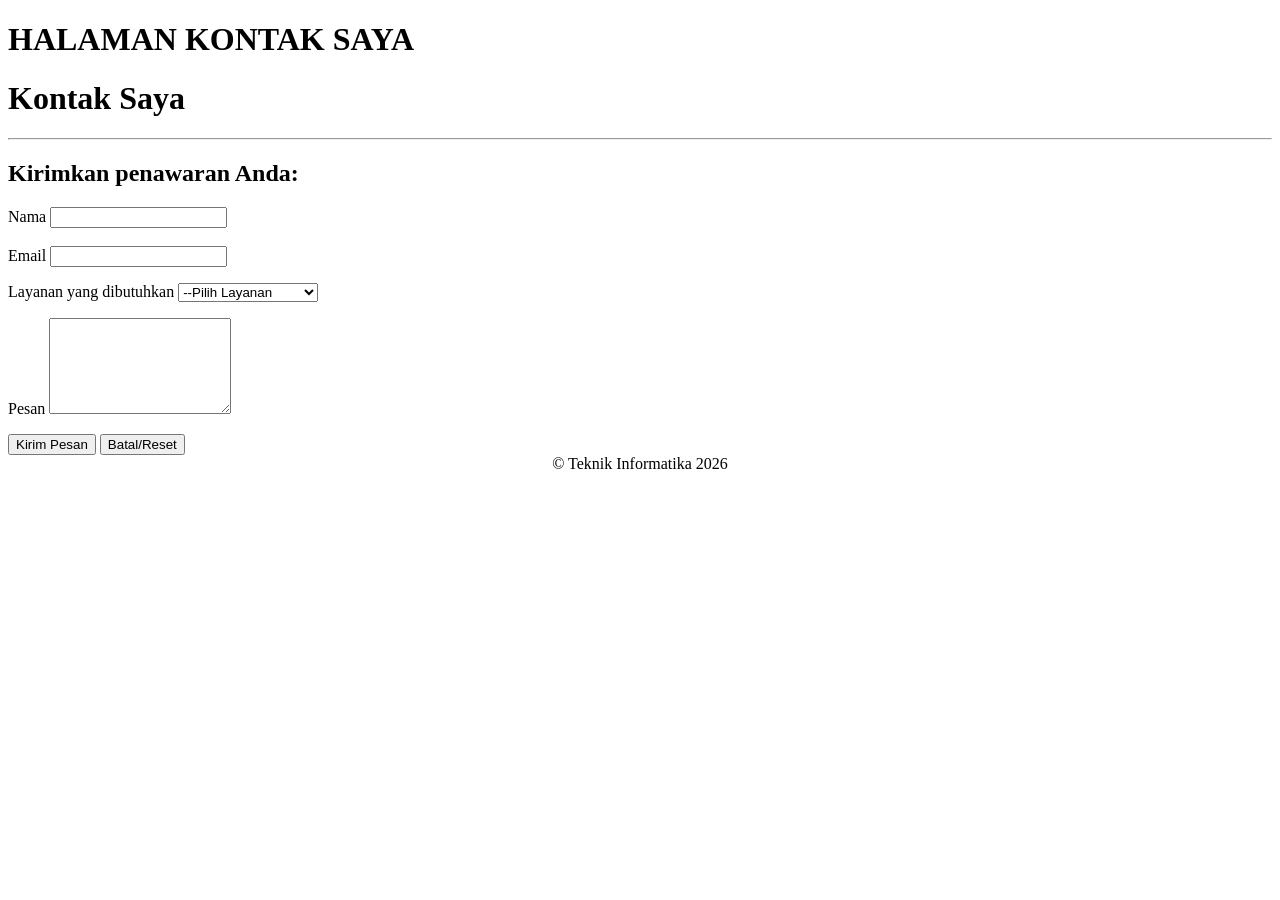
<file: pertemuan-2/kontak.html>
<!DOCTYPE html>
<html lang="en">
<head>
    <meta charset="UTF-8">
    <meta name="viewport" content="width=device-width, initial-scale=1.0">
    <title>Kontak saya</title>
    <h1>HALAMAN KONTAK SAYA</h1>
</head>
<body>
    <header>
        <h1>Kontak Saya</h1>
        <hr />
        <main>
            <section>
                <h2>Kirimkan penawaran Anda: </h2>
                <form action="">
                    <label for="nama_pengirim">Nama</label>
                    <input type="text" id="nama_pengirim">
                </form>
                <br>
                <form action="">
                    <label for="email_pengirim">Email</label>
                    <input type="email" id="email_pengirim">
                </form>
                <p>
                    <label for="jenis_layanan">Layanan yang dibutuhkan</label>
                    <select name="jenis_layanan" id="jenis_layanan">
                        <option value="">--Pilih Layanan</option>
                        <option value="web">Pembuatan Web</option>
                        <option value="aplikasi">Pembuatan Aplikasi</option>
                        <option value="lainnya">Lain-lain</option>
                    </select>
                </p>
                <p>
                    <label for="pesan">Pesan</label>
                    <textarea name="Pesan" id="pesan" rows="6"></textarea>
                </p>
                <button type="submit">Kirim Pesan</button>
                <button type="reset">Batal/Reset</button>
                
            </section>
        </main>
    </header>
</body>
<footer>
        <center>&copy; Teknik Informatika 2026</p>
    </footer>
</html>
</file>
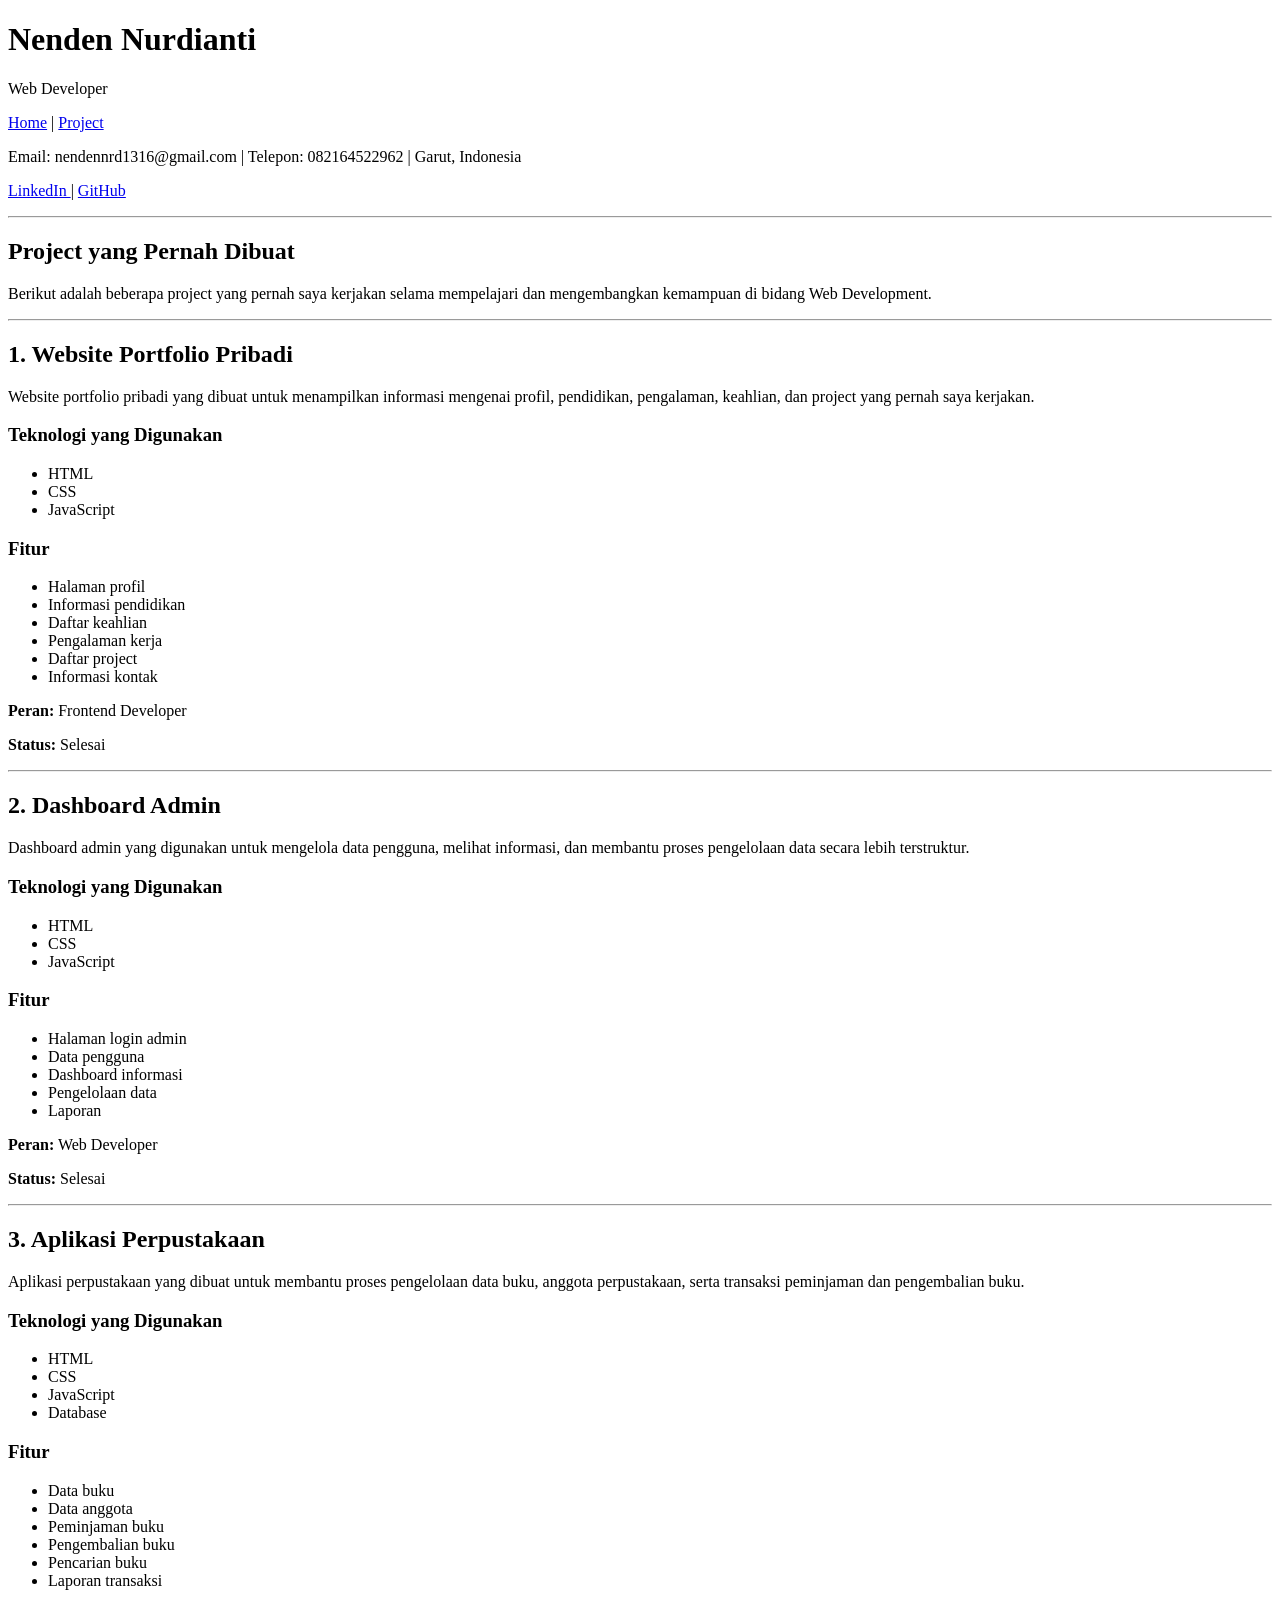
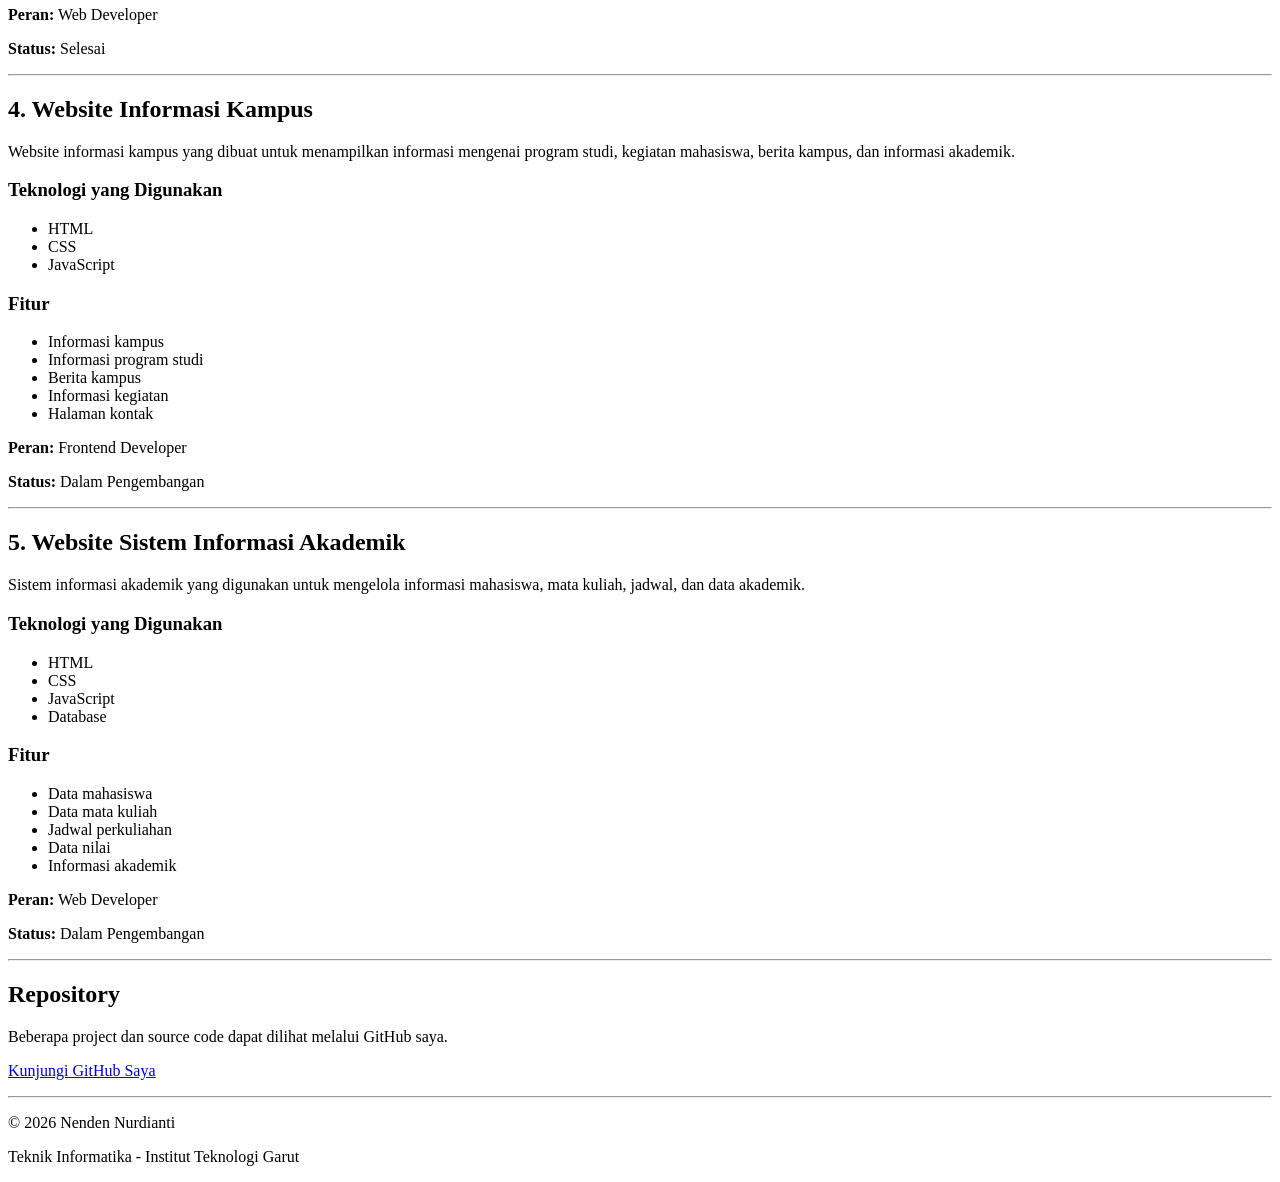
<file: pertemuan-2/project.html>
<!DOCTYPE html>
<html lang="id">

<head>
    <meta charset="UTF-8">
    <meta name="viewport" content="width=device-width, initial-scale=1.0">
    <title>Project - Nenden Nurdianti</title>
</head>

<body>

    <!-- HEADER -->
    <header>
        <h1>Nenden Nurdianti</h1>
        <p>Web Developer</p>

        <p>
            <a href="index.html">Home</a> |
            <a href="project.html">Project</a>
        </p>

        <p>
            Email: nendennrd1316@gmail.com |
            Telepon: 082164522962 |
            Garut, Indonesia
        </p>

        <p>
            <a href="https://id.linkedin.com/in/nenden-nurdianti-924991316">
                LinkedIn
            </a>
            |
            <a href="https://github.com/nendennrrr">
                GitHub
            </a>
        </p>
    </header>

    <hr>

    <main>

        <!-- PROJECT -->
        <section>
            <h2>Project yang Pernah Dibuat</h2>

            <p>
                Berikut adalah beberapa project yang pernah saya kerjakan
                selama mempelajari dan mengembangkan kemampuan di bidang
                Web Development.
            </p>
        </section>

        <hr>

        <!-- PROJECT 1 -->
        <section>
            <article>

                <h2>1. Website Portfolio Pribadi</h2>

                <p>
                    Website portfolio pribadi yang dibuat untuk menampilkan
                    informasi mengenai profil, pendidikan, pengalaman,
                    keahlian, dan project yang pernah saya kerjakan.
                </p>

                <h3>Teknologi yang Digunakan</h3>

                <ul>
                    <li>HTML</li>
                    <li>CSS</li>
                    <li>JavaScript</li>
                </ul>

                <h3>Fitur</h3>

                <ul>
                    <li>Halaman profil</li>
                    <li>Informasi pendidikan</li>
                    <li>Daftar keahlian</li>
                    <li>Pengalaman kerja</li>
                    <li>Daftar project</li>
                    <li>Informasi kontak</li>
                </ul>

                <p>
                    <strong>Peran:</strong> Frontend Developer
                </p>

                <p>
                    <strong>Status:</strong> Selesai
                </p>

            </article>
        </section>

        <hr>

        <!-- PROJECT 2 -->
        <section>
            <article>

                <h2>2. Dashboard Admin</h2>

                <p>
                    Dashboard admin yang digunakan untuk mengelola data
                    pengguna, melihat informasi, dan membantu proses
                    pengelolaan data secara lebih terstruktur.
                </p>

                <h3>Teknologi yang Digunakan</h3>

                <ul>
                    <li>HTML</li>
                    <li>CSS</li>
                    <li>JavaScript</li>
                </ul>

                <h3>Fitur</h3>

                <ul>
                    <li>Halaman login admin</li>
                    <li>Data pengguna</li>
                    <li>Dashboard informasi</li>
                    <li>Pengelolaan data</li>
                    <li>Laporan</li>
                </ul>

                <p>
                    <strong>Peran:</strong> Web Developer
                </p>

                <p>
                    <strong>Status:</strong> Selesai
                </p>

            </article>
        </section>

        <hr>

        <!-- PROJECT 3 -->
        <section>
            <article>

                <h2>3. Aplikasi Perpustakaan</h2>

                <p>
                    Aplikasi perpustakaan yang dibuat untuk membantu proses
                    pengelolaan data buku, anggota perpustakaan, serta
                    transaksi peminjaman dan pengembalian buku.
                </p>

                <h3>Teknologi yang Digunakan</h3>

                <ul>
                    <li>HTML</li>
                    <li>CSS</li>
                    <li>JavaScript</li>
                    <li>Database</li>
                </ul>

                <h3>Fitur</h3>

                <ul>
                    <li>Data buku</li>
                    <li>Data anggota</li>
                    <li>Peminjaman buku</li>
                    <li>Pengembalian buku</li>
                    <li>Pencarian buku</li>
                    <li>Laporan transaksi</li>
                </ul>

                <p>
                    <strong>Peran:</strong> Web Developer
                </p>

                <p>
                    <strong>Status:</strong> Selesai
                </p>

            </article>
        </section>

        <hr>

        <!-- PROJECT 4 -->
        <section>
            <article>

                <h2>4. Website Informasi Kampus</h2>

                <p>
                    Website informasi kampus yang dibuat untuk menampilkan
                    informasi mengenai program studi, kegiatan mahasiswa,
                    berita kampus, dan informasi akademik.
                </p>

                <h3>Teknologi yang Digunakan</h3>

                <ul>
                    <li>HTML</li>
                    <li>CSS</li>
                    <li>JavaScript</li>
                </ul>

                <h3>Fitur</h3>

                <ul>
                    <li>Informasi kampus</li>
                    <li>Informasi program studi</li>
                    <li>Berita kampus</li>
                    <li>Informasi kegiatan</li>
                    <li>Halaman kontak</li>
                </ul>

                <p>
                    <strong>Peran:</strong> Frontend Developer
                </p>

                <p>
                    <strong>Status:</strong> Dalam Pengembangan
                </p>

            </article>
        </section>

        <hr>

        <!-- PROJECT 5 -->
        <section>
            <article>

                <h2>5. Website Sistem Informasi Akademik</h2>

                <p>
                    Sistem informasi akademik yang digunakan untuk
                    mengelola informasi mahasiswa, mata kuliah, jadwal,
                    dan data akademik.
                </p>

                <h3>Teknologi yang Digunakan</h3>

                <ul>
                    <li>HTML</li>
                    <li>CSS</li>
                    <li>JavaScript</li>
                    <li>Database</li>
                </ul>

                <h3>Fitur</h3>

                <ul>
                    <li>Data mahasiswa</li>
                    <li>Data mata kuliah</li>
                    <li>Jadwal perkuliahan</li>
                    <li>Data nilai</li>
                    <li>Informasi akademik</li>
                </ul>

                <p>
                    <strong>Peran:</strong> Web Developer
                </p>

                <p>
                    <strong>Status:</strong> Dalam Pengembangan
                </p>

            </article>
        </section>

        <hr>

        <!-- GITHUB -->
        <section>
            <h2>Repository</h2>

            <p>
                Beberapa project dan source code dapat dilihat melalui
                GitHub saya.
            </p>

            <p>
                <a href="https://github.com/nendennrrr">
                    Kunjungi GitHub Saya
                </a>
            </p>
        </section>

    </main>

    <hr>

    <!-- FOOTER -->
    <footer>

        <p>
            &copy; 2026 Nenden Nurdianti
        </p>

        <p>
            Teknik Informatika - Institut Teknologi Garut
        </p>

    </footer>

</body>

</html>
</file>
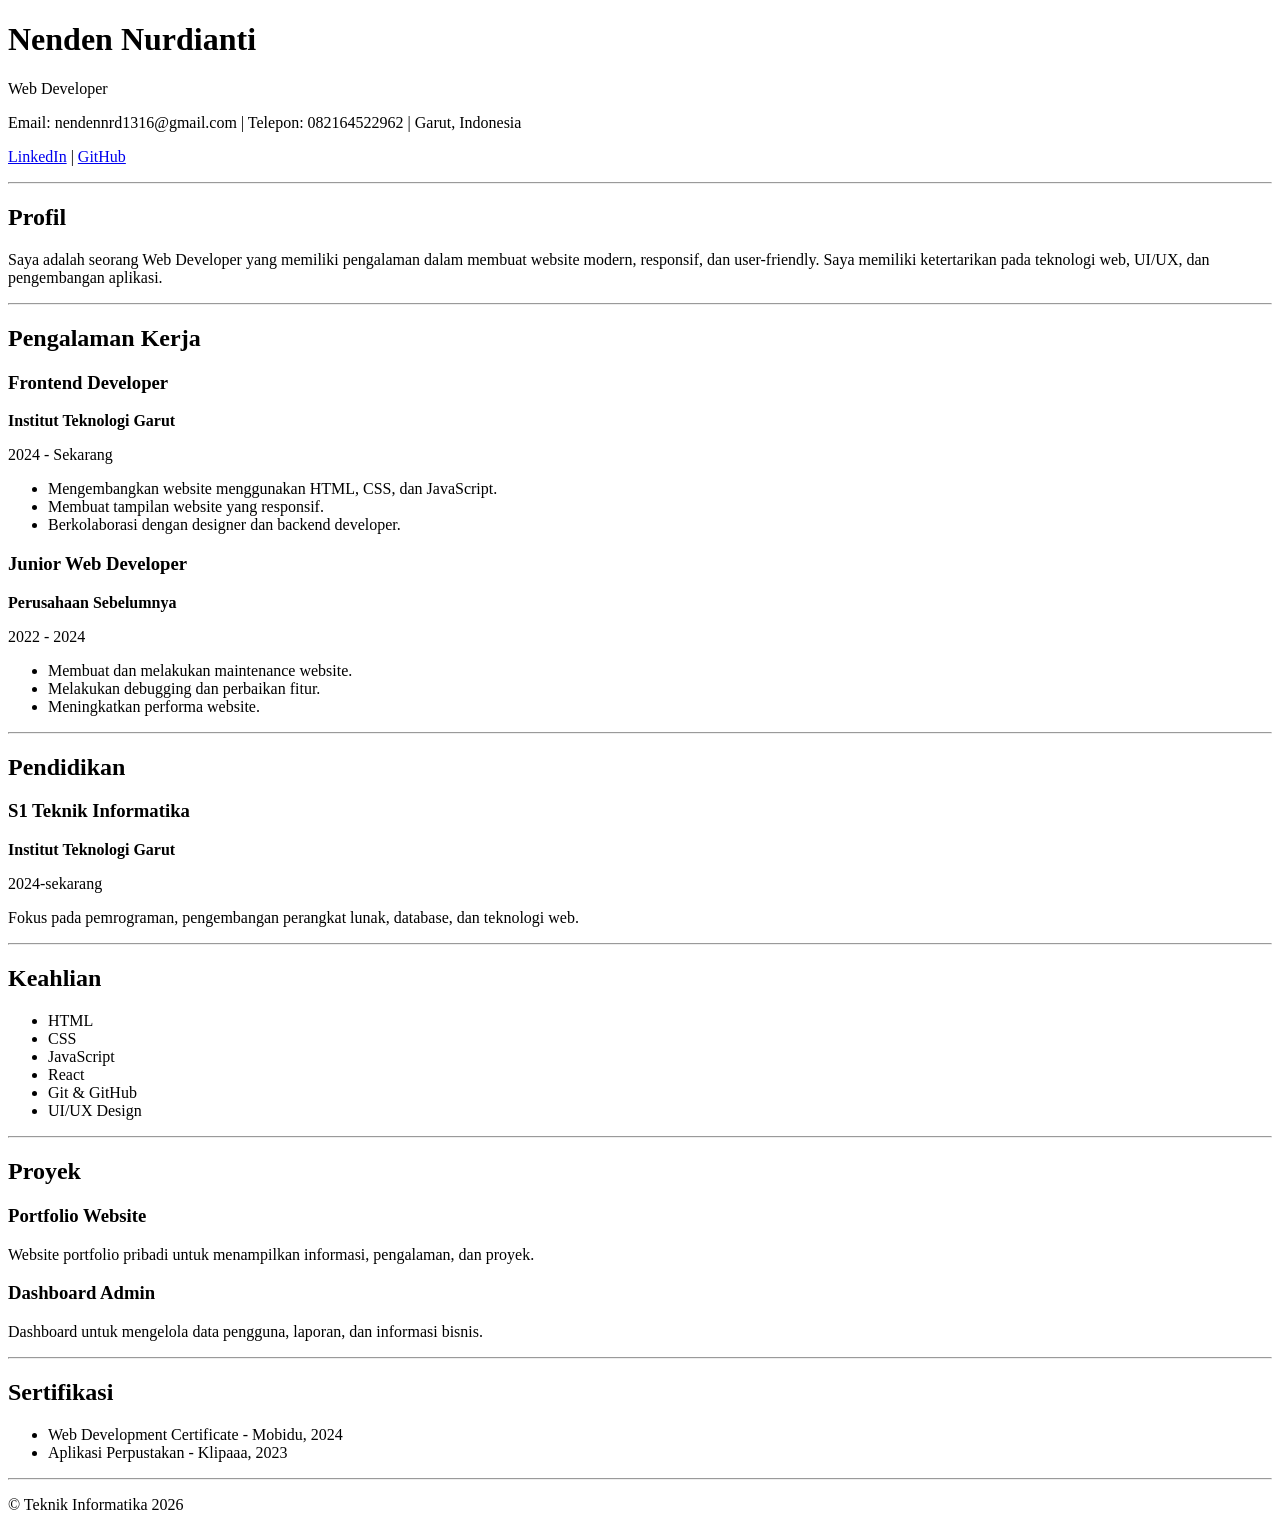
<file: pertemuan-2/resume.html>
<!DOCTYPE html>
<html lang="id">
<head>
    <meta charset="UTF-8">
    <meta name="viewport" content="width=device-width, initial-scale=1.0">
    <title>Resume - Nenden Nurdianti</title>
</head>

<body>

    <header>
        <h1>Nenden Nurdianti</h1>
        <p>Web Developer</p>

        <p>
            Email: nendennrd1316@gmail.com |
            Telepon: 082164522962 |
            Garut, Indonesia
        </p>

        <p>
            <a href="https://id.linkedin.com/in/nenden-nurdianti-924991316">LinkedIn</a> |
            <a href="https://github.com/nendennrrr">GitHub</a>
        </p>
    </header>

    <hr>

    <main>

        <section>
            <h2>Profil</h2>

            <p>
                Saya adalah seorang Web Developer yang memiliki pengalaman
                dalam membuat website modern, responsif, dan user-friendly.
                Saya memiliki ketertarikan pada teknologi web, UI/UX,
                dan pengembangan aplikasi.
            </p>
        </section>

        <hr>

        <section>
            <h2>Pengalaman Kerja</h2>

            <article>
                <h3>Frontend Developer</h3>
                <p><strong>Institut Teknologi Garut</strong></p>
                <p>2024 - Sekarang</p>

                <ul>
                    <li>Mengembangkan website menggunakan HTML, CSS, dan JavaScript.</li>
                    <li>Membuat tampilan website yang responsif.</li>
                    <li>Berkolaborasi dengan designer dan backend developer.</li>
                </ul>
            </article>

            <article>
                <h3>Junior Web Developer</h3>
                <p><strong>Perusahaan Sebelumnya</strong></p>
                <p>2022 - 2024</p>

                <ul>
                    <li>Membuat dan melakukan maintenance website.</li>
                    <li>Melakukan debugging dan perbaikan fitur.</li>
                    <li>Meningkatkan performa website.</li>
                </ul>
            </article>
        </section>

        <hr>

        <section>
            <h2>Pendidikan</h2>

            <article>
                <h3>S1 Teknik Informatika</h3>
                <p><strong>Institut Teknologi Garut</strong></p>
                <p>2024-sekarang</p>

                <p>
                    Fokus pada pemrograman, pengembangan perangkat lunak,
                    database, dan teknologi web.
                </p>
            </article>
        </section>

        <hr>

        <section>
            <h2>Keahlian</h2>

            <ul>
                <li>HTML</li>
                <li>CSS</li>
                <li>JavaScript</li>
                <li>React</li>
                <li>Git & GitHub</li>
                <li>UI/UX Design</li>
            </ul>
        </section>

        <hr>

        <section>
            <h2>Proyek</h2>

            <article>
                <h3>Portfolio Website</h3>
                <p>
                    Website portfolio pribadi untuk menampilkan
                    informasi, pengalaman, dan proyek.
                </p>

            </article>

            <article>
                <h3>Dashboard Admin</h3>
                <p>
                    Dashboard untuk mengelola data pengguna,
                    laporan, dan informasi bisnis.
                </p>
            </article>
        </section>

        <hr>

        <section>
            <h2>Sertifikasi</h2>

            <ul>
                <li>
                    Web Development Certificate -
                    Mobidu, 2024
                </li>
                <li>
                    Aplikasi Perpustakan -
                    Klipaaa, 2023
                </li>
            </ul>
        </section>

    </main>

    <hr>

    <footer>
        <p>&copy; Teknik Informatika 2026 </p>
    </footer>

</body>
</html>
</file>
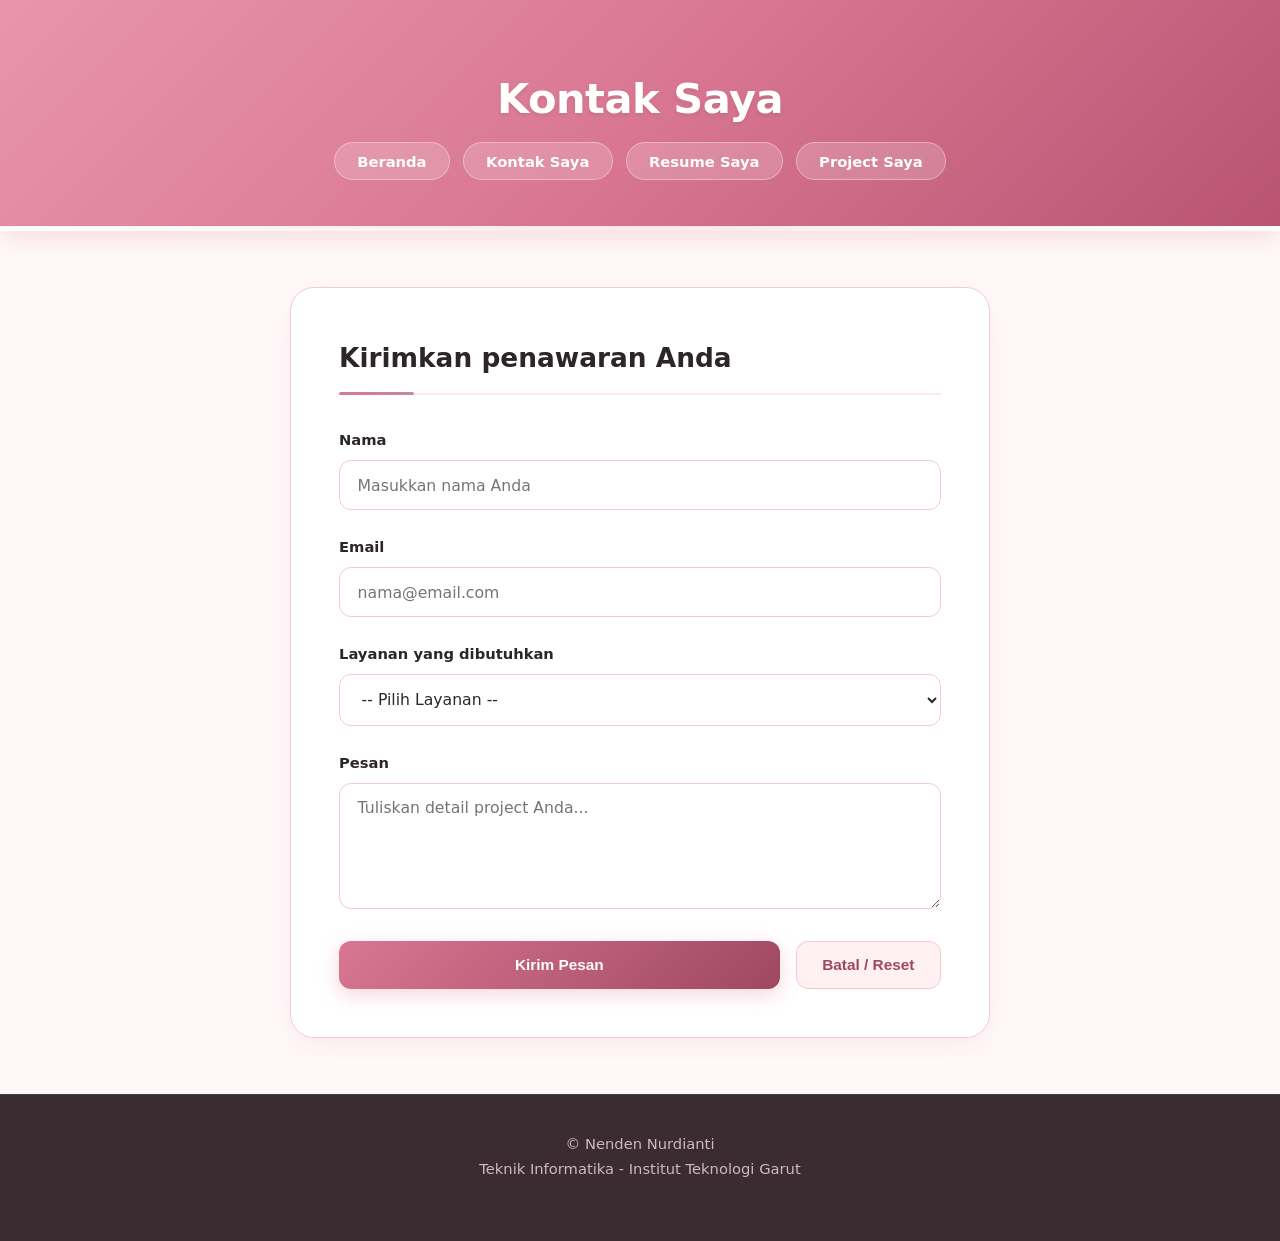
<file: pertemuan-3/kontak.html>
<!DOCTYPE html>
<html lang="id">
<head>
    <meta charset="UTF-8">
    <meta name="viewport" content="width=device-width, initial-scale=1.0">
    <title>Kontak Saya - Portofolio Nenden Nurdianti</title>
    <style>
        /* --- CSS Reset & Custom Properties (Soft Pink Theme) --- */
        * {
            margin: 0;
            padding: 0;
            box-sizing: border-box;
        }

        :root {
            --pink-primary: #d97792;
            --pink-dark: #9f4762;
            --pink-light: #fce8ee;
            --pink-subtle: #fff0f3;
            --pink-border: #f3c9d4;
            --rose-accent: #c48b9f;
            
            --bg-body: #fff8f9;
            --bg-card: #ffffff;
            
            --text-main: #2d2628;
            --text-muted: #6b5c61;
            
            --shadow-card: 0 10px 30px -5px rgba(217, 119, 146, 0.12), 0 4px 6px -4px rgba(0, 0, 0, 0.02);
            --shadow-hover: 0 20px 40px -10px rgba(217, 119, 146, 0.22);
            
            --radius-box: 24px;
            --radius-input: 12px;
        }

        html {
            scroll-behavior: smooth;
        }

        body {
            font-family: 'Segoe UI', system-ui, -apple-system, sans-serif;
            background-color: var(--bg-body);
            color: var(--text-main);
            line-height: 1.7;
            display: flex;
            flex-direction: column;
            min-height: 100vh;
            overflow-x: hidden;
        }

        /* --- Animations --- */
        @keyframes fadeInDown {
            from {
                opacity: 0;
                transform: translateY(-20px);
            }
            to {
                opacity: 1;
                transform: translateY(0);
            }
        }

        @keyframes fadeInUp {
            from {
                opacity: 0;
                transform: translateY(25px);
            }
            to {
                opacity: 1;
                transform: translateY(0);
            }
        }

        .animate-fade-down {
            animation: fadeInDown 0.8s ease-out forwards;
        }

        .animate-fade-up {
            animation: fadeInUp 0.8s ease-out forwards;
        }

        /* --- Header & Navigation --- */
        header.main-header {
            background: linear-gradient(135deg, #e895aa, #d97792, #b85472);
            color: #ffffff;
            padding: 4rem 1.5rem 3.5rem 1.5rem;
            text-align: center;
            box-shadow: 0 10px 25px -5px rgba(217, 119, 146, 0.25);
            position: relative;
        }

        header.main-header::after {
            content: '';
            position: absolute;
            bottom: 0;
            left: 0;
            right: 0;
            height: 5px;
            background: linear-gradient(90deg, #ffffff, var(--pink-light), #ffffff);
        }

        header.main-header h1 {
            font-size: 2.6rem;
            font-weight: 800;
            letter-spacing: -0.5px;
            margin-bottom: 0.8rem;
            text-shadow: 0 2px 4px rgba(0, 0, 0, 0.08);
        }

        nav ul {
            list-style: none;
            display: flex;
            justify-content: center;
            gap: 0.8rem;
            flex-wrap: wrap;
            max-width: 750px;
            margin: 0 auto;
        }

        nav a {
            color: #ffffff;
            text-decoration: none;
            font-weight: 600;
            font-size: 0.92rem;
            padding: 0.6rem 1.4rem;
            border-radius: 9999px;
            background-color: rgba(255, 255, 255, 0.18);
            backdrop-filter: blur(10px);
            border: 1px solid rgba(255, 255, 255, 0.35);
            transition: all 0.3s cubic-bezier(0.4, 0, 0.2, 1);
        }

        nav a:hover {
            background-color: #ffffff;
            color: var(--pink-dark);
            transform: translateY(-3px);
            box-shadow: 0 6px 15px rgba(0, 0, 0, 0.1);
        }

        /* --- Main Layout --- */
        main {
            max-width: 700px;
            width: 90%;
            margin: 3.5rem auto;
            flex: 1;
        }

        /* --- Section & Form Styling --- */
        section {
            background: var(--bg-card);
            padding: 3rem;
            border-radius: var(--radius-box);
            box-shadow: var(--shadow-card);
            border: 1px solid var(--pink-border);
            transition: box-shadow 0.3s ease, border-color 0.3s ease;
        }

        section:hover {
            border-color: var(--pink-primary);
            box-shadow: var(--shadow-hover);
        }

        section h2 {
            font-size: 1.65rem;
            color: var(--text-main);
            margin-bottom: 2rem;
            padding-bottom: 0.8rem;
            border-bottom: 2px solid var(--pink-light);
            position: relative;
        }

        section h2::after {
            content: '';
            position: absolute;
            bottom: -2px;
            left: 0;
            width: 75px;
            height: 3px;
            background: linear-gradient(90deg, var(--pink-primary), var(--rose-accent));
            border-radius: 3px;
        }

        form {
            display: flex;
            flex-direction: column;
            gap: 1.5rem;
        }

        .form-group {
            display: flex;
            flex-direction: column;
            gap: 0.5rem;
        }

        label {
            font-weight: 600;
            color: var(--text-main);
            font-size: 0.92rem;
        }

        input[type="text"],
        input[type="email"],
        select,
        textarea {
            width: 100%;
            padding: 0.9rem 1.1rem;
            border: 1px solid var(--pink-border);
            border-radius: var(--radius-input);
            font-size: 0.98rem;
            font-family: inherit;
            color: var(--text-main);
            background-color: var(--bg-card);
            outline: none;
            transition: all 0.3s ease;
        }

        input[type="text"]:focus,
        input[type="email"]:focus,
        select:focus,
        textarea:focus {
            border-color: var(--pink-primary);
            background-color: #ffffff;
            box-shadow: 0 0 0 4px rgba(217, 119, 146, 0.15);
        }

        textarea {
            resize: vertical;
        }

        .form-actions {
            display: flex;
            gap: 1rem;
            margin-top: 0.5rem;
        }

        button {
            padding: 0.9rem 1.6rem;
            border: none;
            border-radius: var(--radius-input);
            font-size: 0.96rem;
            font-weight: 700;
            cursor: pointer;
            transition: all 0.3s cubic-bezier(0.4, 0, 0.2, 1);
        }

        button[type="submit"] {
            background: linear-gradient(135deg, var(--pink-primary), var(--pink-dark));
            color: white;
            flex: 1;
            box-shadow: 0 6px 20px rgba(217, 119, 146, 0.3);
        }

        button[type="submit"]:hover {
            transform: translateY(-2px);
            box-shadow: 0 10px 25px rgba(217, 119, 146, 0.45);
        }

        button[type="reset"] {
            background-color: var(--pink-subtle);
            color: var(--pink-dark);
            border: 1px solid var(--pink-border);
        }

        button[type="reset"]:hover {
            background-color: var(--pink-light);
            transform: translateY(-2px);
        }

        /* --- Footer --- */
        footer {
            background-color: #3b2c31;
            color: #d1b8c0;
            text-align: center;
            padding: 2.2rem 1rem;
            font-size: 0.92rem;
            margin-top: auto;
            border-top: 1px solid #4f3c43;
        }

        footer center {
            display: block;
        }

        /* --- Responsive Design --- */
        @media (max-width: 768px) {
            header.main-header h1 {
                font-size: 2.1rem;
            }
            section {
                padding: 1.8rem;
            }
            main {
                width: 94%;
                margin: 2rem auto;
            }
            .form-actions {
                flex-direction: column;
            }
        }
    </style>
</head>
<body>
    <header class="main-header animate-fade-down">
        <h1>Kontak Saya</h1>
        <nav>
            <ul>
                <li><a href="index.html">Beranda</a></li>
                <li><a href="kontak.html">Kontak Saya</a></li>
                <li><a href="resume.html">Resume Saya</a></li>
                <li><a href="project.html">Project Saya</a></li>
            </ul>
        </nav>
    </header>

    <main>
        <section class="animate-fade-up">
            <h2>Kirimkan penawaran Anda</h2>
            <form action="#" method="POST">
                <div class="form-group">
                    <label for="nama_pengirim">Nama</label>
                    <input type="text" id="nama_pengirim" placeholder="Masukkan nama Anda" required>
                </div>

                <div class="form-group">
                    <label for="email_pengirim">Email</label>
                    <input type="email" id="email_pengirim" placeholder="nama@email.com" required>
                </div>

                <div class="form-group">
                    <label for="jenis_layanan">Layanan yang dibutuhkan</label>
                    <select name="jenis_layanan" id="jenis_layanan" required>
                        <option value="">-- Pilih Layanan --</option>
                        <option value="web">Pembuatan Web</option>
                        <option value="aplikasi">Pembuatan Aplikasi</option>
                        <option value="lainnya">Lain-lain</option>
                    </select>
                </div>

                <div class="form-group">
                    <label for="pesan">Pesan</label>
                    <textarea name="pesan" id="pesan" rows="5" placeholder="Tuliskan detail project Anda..." required></textarea>
                </div>

                <div class="form-actions">
                    <button type="submit">Kirim Pesan</button>
                    <button type="reset">Batal / Reset</button>
                </div>
            </form>
        </section>
    </main>

    <footer>
        <center>&copy; Nenden Nurdianti</center>
        <p>Teknik Informatika - Institut Teknologi Garut</p>
        <br>
    </footer>
</body>
</html>
</file>
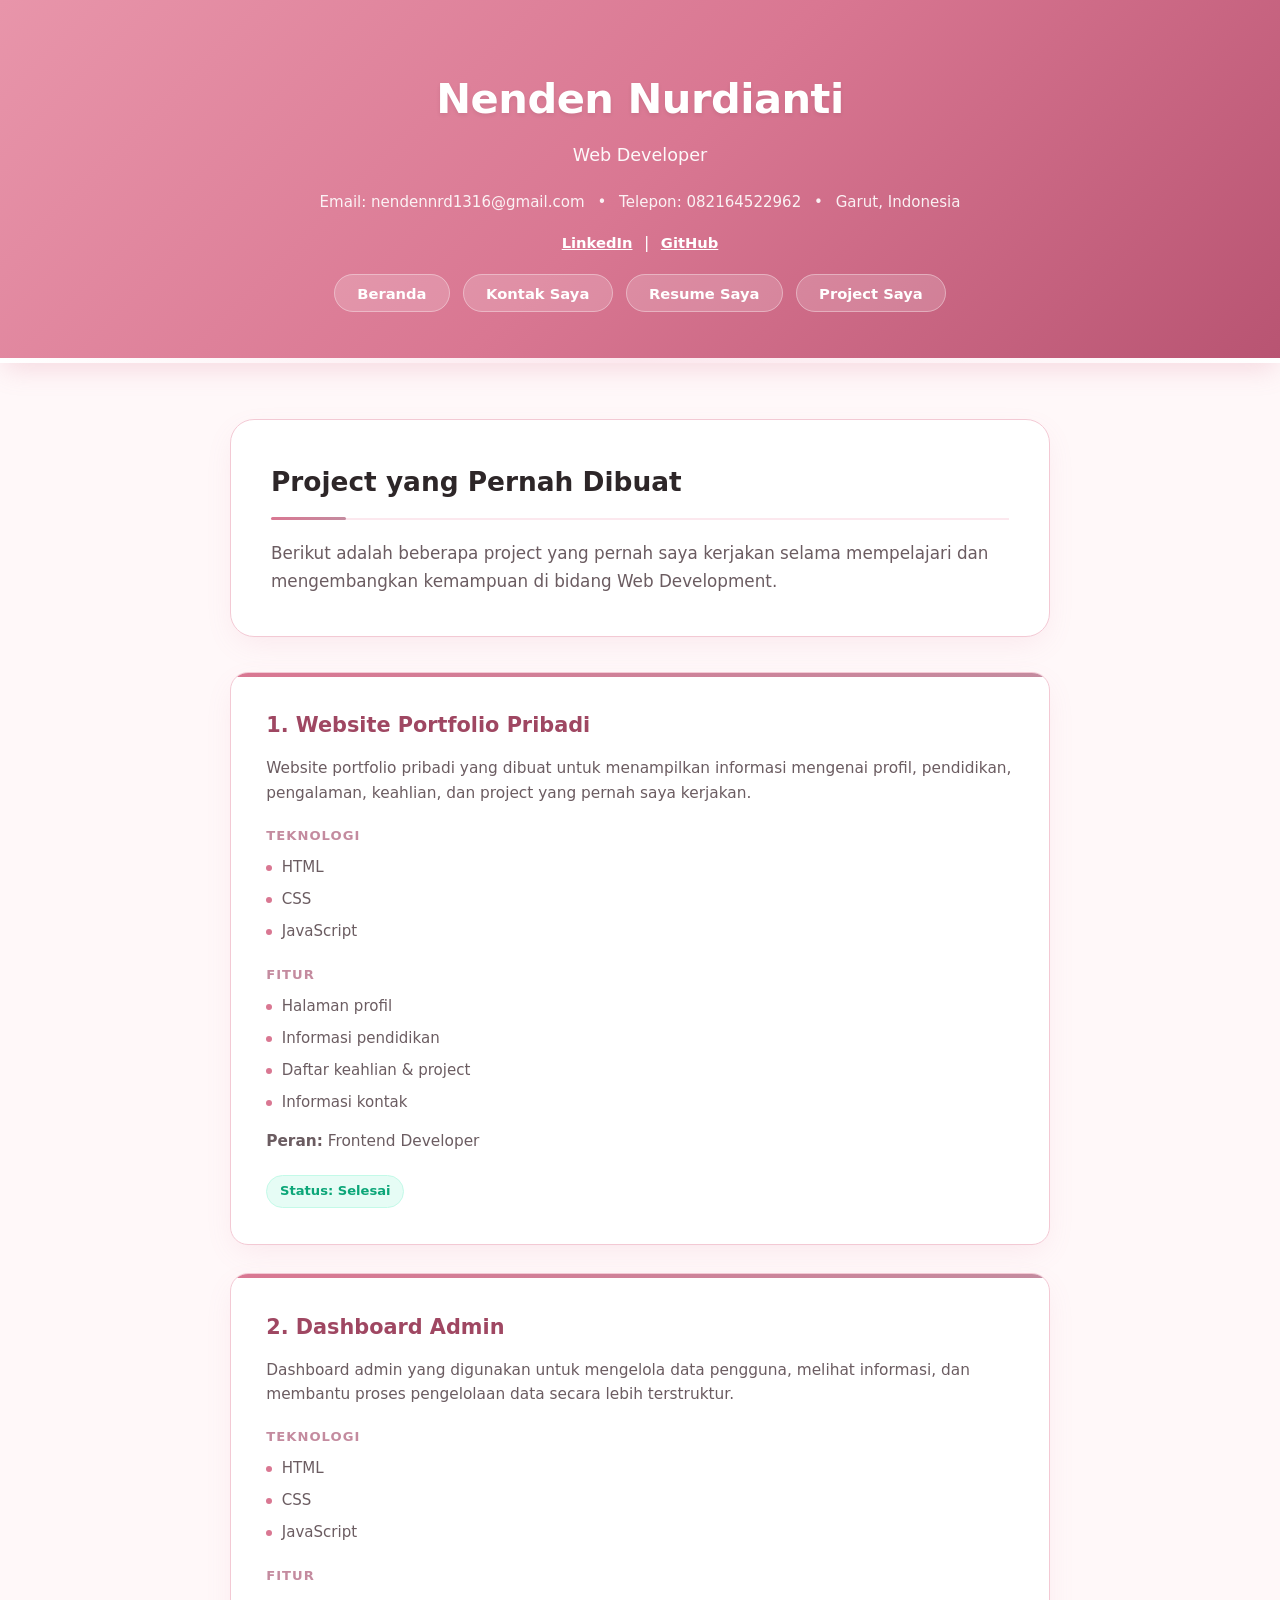
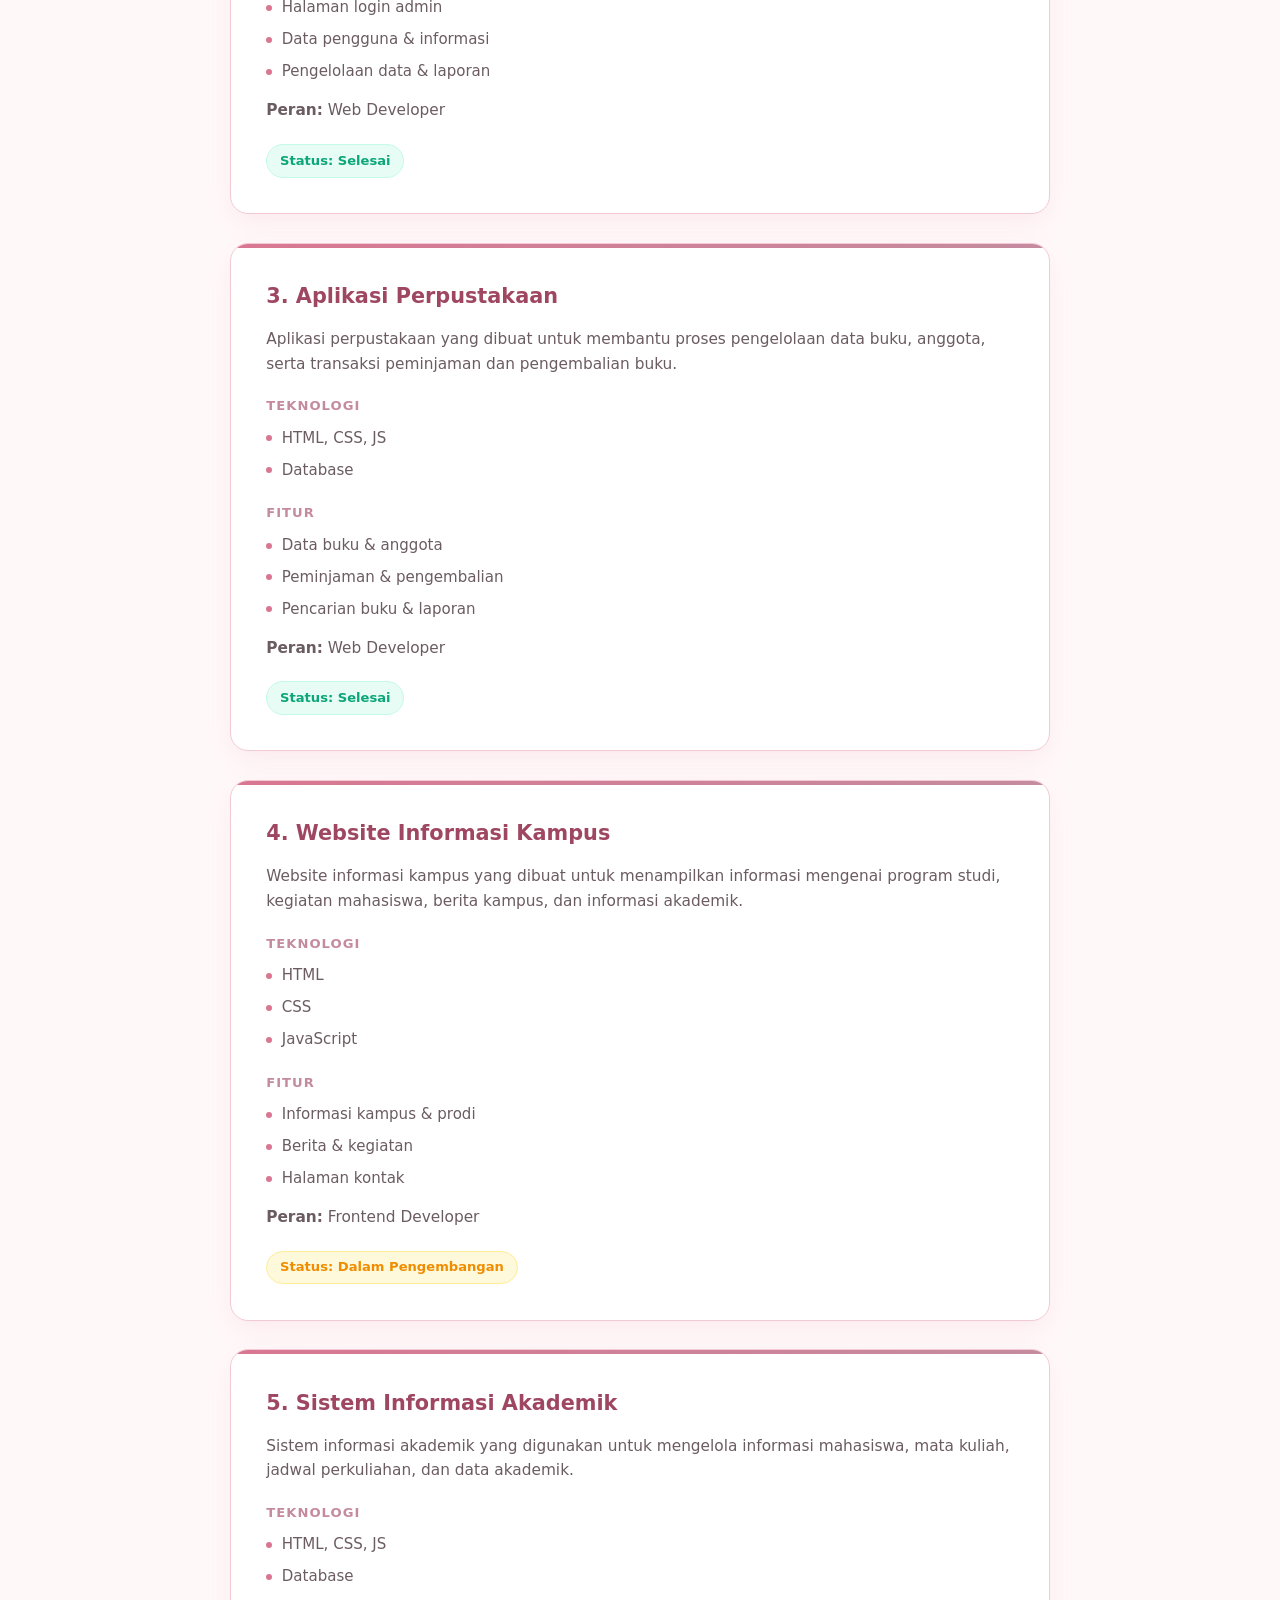
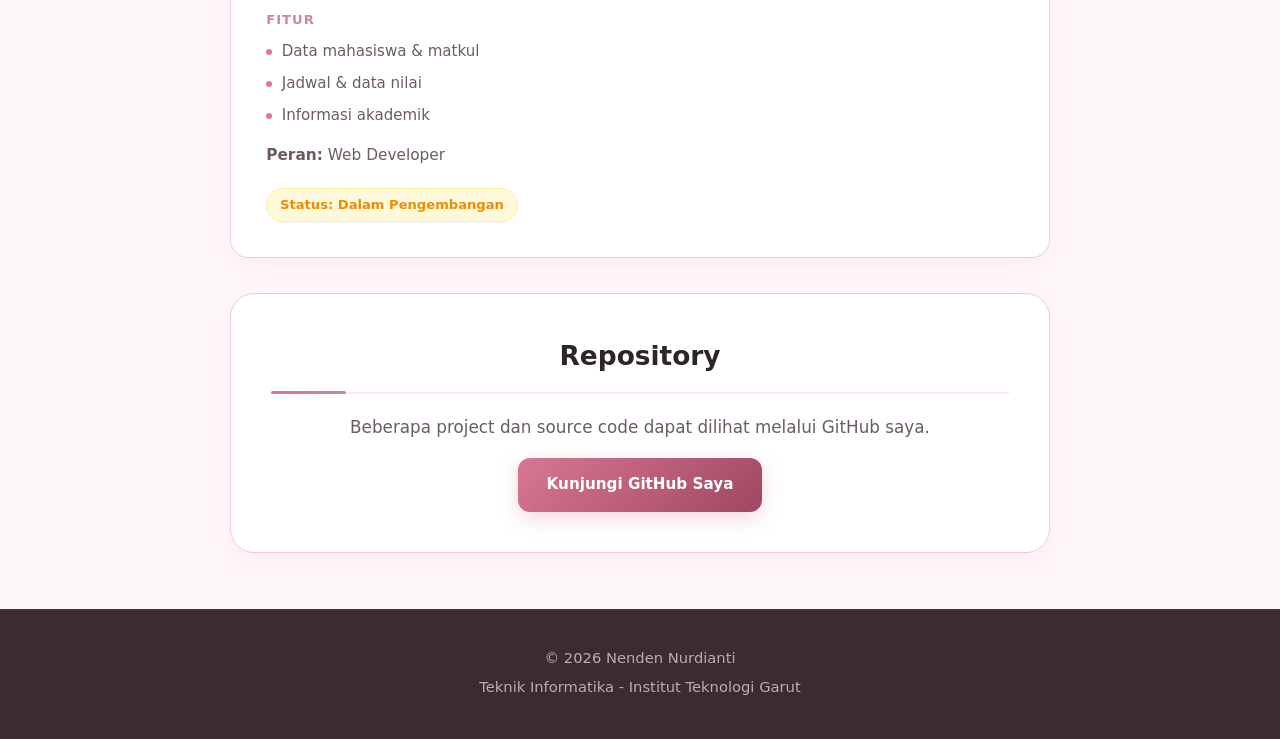
<file: pertemuan-3/project.html>
<!DOCTYPE html>
<html lang="id">
<head>
    <meta charset="UTF-8">
    <meta name="viewport" content="width=device-width, initial-scale=1.0">
    <title>Project Saya - Nenden Nurdianti</title>
    <style>
        /* --- CSS Reset & Custom Properties (Soft Pink Theme) --- */
        * {
            margin: 0;
            padding: 0;
            box-sizing: border-box;
        }

        :root {
            --pink-primary: #d97792;
            --pink-dark: #9f4762;
            --pink-light: #fce8ee;
            --pink-subtle: #fff0f3;
            --pink-border: #f3c9d4;
            --rose-accent: #c48b9f;
            
            --bg-body: #fff8f9;
            --bg-card: #ffffff;
            
            --text-main: #2d2628;
            --text-muted: #6b5c61;
            
            --shadow-card: 0 10px 30px -5px rgba(217, 119, 146, 0.12), 0 4px 6px -4px rgba(0, 0, 0, 0.02);
            --shadow-hover: 0 20px 40px -10px rgba(217, 119, 146, 0.22);
            
            --radius-box: 24px;
            --radius-card: 18px;
        }

        html {
            scroll-behavior: smooth;
        }

        body {
            font-family: 'Segoe UI', system-ui, -apple-system, sans-serif;
            background-color: var(--bg-body);
            color: var(--text-main);
            line-height: 1.7;
            display: flex;
            flex-direction: column;
            min-height: 100vh;
            overflow-x: hidden;
        }

        /* --- Keyframe Animations --- */
        @keyframes fadeInDown {
            from {
                opacity: 0;
                transform: translateY(-20px);
            }
            to {
                opacity: 1;
                transform: translateY(0);
            }
        }

        @keyframes fadeInUp {
            from {
                opacity: 0;
                transform: translateY(25px);
            }
            to {
                opacity: 1;
                transform: translateY(0);
            }
        }

        .animate-fade-down {
            animation: fadeInDown 0.8s ease-out forwards;
        }

        .animate-fade-up {
            animation: fadeInUp 0.8s ease-out forwards;
        }

        /* --- Header & Navigation --- */
        header.main-header {
            background: linear-gradient(135deg, #e895aa, #d97792, #b85472);
            color: #ffffff;
            padding: 4rem 1.5rem 3.5rem 1.5rem;
            text-align: center;
            box-shadow: 0 10px 25px -5px rgba(217, 119, 146, 0.25);
            position: relative;
        }

        header.main-header::after {
            content: '';
            position: absolute;
            bottom: 0;
            left: 0;
            right: 0;
            height: 5px;
            background: linear-gradient(90deg, #ffffff, var(--pink-light), #ffffff);
        }

        header.main-header h1 {
            font-size: 2.6rem;
            font-weight: 800;
            letter-spacing: -0.5px;
            margin-bottom: 0.4rem;
            text-shadow: 0 2px 4px rgba(0, 0, 0, 0.08);
        }

        header.main-header p.subtitle {
            font-size: 1.1rem;
            opacity: 0.95;
            margin-bottom: 1.2rem;
            font-weight: 500;
        }

        .contact-info {
            font-size: 0.94rem;
            opacity: 0.9;
            margin-bottom: 0.8rem;
            display: flex;
            justify-content: center;
            gap: 0.8rem;
            flex-wrap: wrap;
        }

        .social-links {
            margin-bottom: 1.5rem;
        }

        .social-links a {
            color: var(--white);
            text-decoration: underline;
            font-weight: 600;
            font-size: 0.92rem;
            margin: 0 0.4rem;
        }

        nav ul {
            list-style: none;
            display: flex;
            justify-content: center;
            gap: 0.8rem;
            flex-wrap: wrap;
            max-width: 750px;
            margin: 0 auto;
        }

        nav a {
            color: #ffffff;
            text-decoration: none;
            font-weight: 600;
            font-size: 0.92rem;
            padding: 0.6rem 1.4rem;
            border-radius: 9999px;
            background-color: rgba(255, 255, 255, 0.18);
            backdrop-filter: blur(10px);
            border: 1px solid rgba(255, 255, 255, 0.35);
            transition: all 0.3s cubic-bezier(0.4, 0, 0.2, 1);
        }

        nav a:hover {
            background-color: #ffffff;
            color: var(--pink-dark);
            transform: translateY(-3px);
            box-shadow: 0 6px 15px rgba(0, 0, 0, 0.1);
        }

        /* --- Main Layout --- */
        main {
            max-width: 820px;
            width: 90%;
            margin: 3.5rem auto;
            flex: 1;
            display: flex;
            flex-direction: column;
            gap: 2.2rem;
        }

        hr {
            display: none;
        }

        /* --- Section Styling --- */
        section {
            background: var(--bg-card);
            padding: 2.5rem;
            border-radius: var(--radius-box);
            box-shadow: var(--shadow-card);
            border: 1px solid var(--pink-border);
            transition: transform 0.3s ease, box-shadow 0.3s ease, border-color 0.3s ease;
        }

        section:hover {
            border-color: var(--pink-primary);
            box-shadow: var(--shadow-hover);
        }

        section h2 {
            font-size: 1.65rem;
            color: var(--text-main);
            margin-bottom: 1.2rem;
            padding-bottom: 0.8rem;
            border-bottom: 2px solid var(--pink-light);
            position: relative;
        }

        section h2::after {
            content: '';
            position: absolute;
            bottom: -2px;
            left: 0;
            width: 75px;
            height: 3px;
            background: linear-gradient(90deg, var(--pink-primary), var(--rose-accent));
            border-radius: 3px;
        }

        section p {
            font-size: 1.05rem;
            color: var(--text-muted);
            line-height: 1.7;
        }

        /* --- Project Grid & Cards --- */
        .project-grid {
            display: grid;
            grid-template-columns: 1fr;
            gap: 1.8rem;
        }

        .project-card {
            background: var(--bg-card);
            color: var(--text-main);
            padding: 2.2rem;
            border-radius: var(--radius-card);
            border: 1px solid var(--pink-border);
            transition: all 0.35s cubic-bezier(0.4, 0, 0.2, 1);
            box-shadow: var(--shadow-card);
            position: relative;
            overflow: hidden;
        }

        .project-card::before {
            content: '';
            position: absolute;
            top: 0;
            left: 0;
            width: 100%;
            height: 4px;
            background: linear-gradient(90deg, var(--pink-primary), var(--rose-accent));
        }

        .project-card:hover {
            transform: translateY(-6px);
            box-shadow: var(--shadow-hover);
            border-color: var(--pink-primary);
        }

        .project-card h3.project-title {
            font-size: 1.3rem;
            color: var(--pink-dark);
            margin-bottom: 0.8rem;
            font-weight: 700;
        }

        .project-card h4 {
            font-size: 0.82rem;
            text-transform: uppercase;
            letter-spacing: 0.08em;
            color: var(--rose-accent);
            margin-top: 1.2rem;
            margin-bottom: 0.5rem;
            font-weight: 700;
        }

        .project-card p {
            font-size: 0.96rem;
            color: var(--text-muted);
            margin-bottom: 0.5rem;
            line-height: 1.6;
        }

        .project-card ul {
            list-style: none;
            display: flex;
            flex-direction: column;
            gap: 0.4rem;
        }

        .project-card li {
            font-size: 0.94rem;
            color: var(--text-muted);
            display: flex;
            align-items: center;
            gap: 0.6rem;
        }

        .project-card li::before {
            content: '';
            width: 6px;
            height: 6px;
            background-color: var(--pink-primary);
            border-radius: 50%;
            flex-shrink: 0;
        }

        /* Status Badge Styling */
        .status-badge {
            display: inline-block;
            font-size: 0.82rem;
            padding: 0.3rem 0.8rem;
            border-radius: 9999px;
            font-weight: 600;
            margin-top: 0.8rem;
            border: 1px solid transparent;
        }

        .status-selesai {
            background-color: #e6fcf5;
            color: #0ca678;
            border-color: #c3fae8;
        }

        .status-pengembangan {
            background-color: #fff9db;
            color: #f08c00;
            border-color: #ffec99;
        }

        /* --- Repository Link Button --- */
        .repo-link-btn {
            display: inline-block;
            background: linear-gradient(135deg, var(--pink-primary), var(--pink-dark));
            color: white;
            text-decoration: none;
            padding: 0.9rem 1.8rem;
            border-radius: 12px;
            font-weight: 700;
            font-size: 0.95rem;
            margin-top: 1rem;
            box-shadow: 0 6px 20px rgba(217, 119, 146, 0.3);
            transition: all 0.3s cubic-bezier(0.4, 0, 0.2, 1);
        }

        .repo-link-btn:hover {
            transform: translateY(-2px);
            box-shadow: 0 10px 25px rgba(217, 119, 146, 0.45);
        }

        /* --- Footer --- */
        footer {
            background-color: #3b2c31;
            color: #d1b8c0;
            text-align: center;
            padding: 2.2rem 1rem;
            font-size: 0.92rem;
            margin-top: auto;
            border-top: 1px solid #4f3c43;
        }

        footer p {
            color: #d1b8c0;
            margin-bottom: 0.25rem;
            opacity: 0.9;
        }

        /* --- Responsive Design --- */
        @media (max-width: 768px) {
            header.main-header h1 {
                font-size: 2.1rem;
            }
            section {
                padding: 1.8rem;
            }
            main {
                width: 94%;
                margin: 2rem auto;
            }
        }
    </style>
</head>
<body>

    <!-- HEADER -->
    <header class="main-header animate-fade-down">
        <h1>Nenden Nurdianti</h1>
        <p class="subtitle">Web Developer</p>

        <div class="contact-info">
            <span>Email: nendennrd1316@gmail.com</span> &bull;
            <span>Telepon: 082164522962</span> &bull;
            <span>Garut, Indonesia</span>
        </div>

        <div class="social-links">
            <a href="https://id.linkedin.com/in/nenden-nurdianti-924991316" target="_blank">LinkedIn</a> |
            <a href="https://github.com/nendennrrr" target="_blank">GitHub</a>
        </div>

        <nav>
            <ul>
                <li><a href="index.html">Beranda</a></li>
                <li><a href="kontak.html">Kontak Saya</a></li>
                <li><a href="resume.html">Resume Saya</a></li>
                <li><a href="project.html">Project Saya</a></li>
            </ul>
        </nav>
    </header>

    <main>
        <!-- INTRO SECTION -->
        <section class="animate-fade-up">
            <h2>Project yang Pernah Dibuat</h2>
            <p>
                Berikut adalah beberapa project yang pernah saya kerjakan selama mempelajari dan mengembangkan kemampuan di bidang Web Development.
            </p>
        </section>

        <!-- PROJECT GRID CONTAINER -->
        <div class="project-grid">

            <!-- PROJECT 1 -->
            <div class="project-card animate-fade-up" style="animation-delay: 0.1s;">
                <article>
                    <h3 class="project-title">1. Website Portfolio Pribadi</h3>
                    <p>Website portfolio pribadi yang dibuat untuk menampilkan informasi mengenai profil, pendidikan, pengalaman, keahlian, dan project yang pernah saya kerjakan.</p>
                    
                    <h4>Teknologi</h4>
                    <ul>
                        <li>HTML</li>
                        <li>CSS</li>
                        <li>JavaScript</li>
                    </ul>

                    <h4>Fitur</h4>
                    <ul>
                        <li>Halaman profil</li>
                        <li>Informasi pendidikan</li>
                        <li>Daftar keahlian & project</li>
                        <li>Informasi kontak</li>
                    </ul>

                    <p style="margin-top: 0.85rem;"><strong>Peran:</strong> Frontend Developer</p>
                    <span class="status-badge status-selesai">Status: Selesai</span>
                </article>
            </div>

            <!-- PROJECT 2 -->
            <div class="project-card animate-fade-up" style="animation-delay: 0.15s;">
                <article>
                    <h3 class="project-title">2. Dashboard Admin</h3>
                    <p>Dashboard admin yang digunakan untuk mengelola data pengguna, melihat informasi, dan membantu proses pengelolaan data secara lebih terstruktur.</p>
                    
                    <h4>Teknologi</h4>
                    <ul>
                        <li>HTML</li>
                        <li>CSS</li>
                        <li>JavaScript</li>
                    </ul>

                    <h4>Fitur</h4>
                    <ul>
                        <li>Halaman login admin</li>
                        <li>Data pengguna & informasi</li>
                        <li>Pengelolaan data & laporan</li>
                    </ul>

                    <p style="margin-top: 0.85rem;"><strong>Peran:</strong> Web Developer</p>
                    <span class="status-badge status-selesai">Status: Selesai</span>
                </article>
            </div>

            <!-- PROJECT 3 -->
            <div class="project-card animate-fade-up" style="animation-delay: 0.2s;">
                <article>
                    <h3 class="project-title">3. Aplikasi Perpustakaan</h3>
                    <p>Aplikasi perpustakaan yang dibuat untuk membantu proses pengelolaan data buku, anggota, serta transaksi peminjaman dan pengembalian buku.</p>
                    
                    <h4>Teknologi</h4>
                    <ul>
                        <li>HTML, CSS, JS</li>
                        <li>Database</li>
                    </ul>

                    <h4>Fitur</h4>
                    <ul>
                        <li>Data buku & anggota</li>
                        <li>Peminjaman & pengembalian</li>
                        <li>Pencarian buku & laporan</li>
                    </ul>

                    <p style="margin-top: 0.85rem;"><strong>Peran:</strong> Web Developer</p>
                    <span class="status-badge status-selesai">Status: Selesai</span>
                </article>
            </div>

            <!-- PROJECT 4 -->
            <div class="project-card animate-fade-up" style="animation-delay: 0.25s;">
                <article>
                    <h3 class="project-title">4. Website Informasi Kampus</h3>
                    <p>Website informasi kampus yang dibuat untuk menampilkan informasi mengenai program studi, kegiatan mahasiswa, berita kampus, dan informasi akademik.</p>
                    
                    <h4>Teknologi</h4>
                    <ul>
                        <li>HTML</li>
                        <li>CSS</li>
                        <li>JavaScript</li>
                    </ul>

                    <h4>Fitur</h4>
                    <ul>
                        <li>Informasi kampus & prodi</li>
                        <li>Berita & kegiatan</li>
                        <li>Halaman kontak</li>
                    </ul>

                    <p style="margin-top: 0.85rem;"><strong>Peran:</strong> Frontend Developer</p>
                    <span class="status-badge status-pengembangan">Status: Dalam Pengembangan</span>
                </article>
            </div>

            <!-- PROJECT 5 -->
            <div class="project-card animate-fade-up" style="animation-delay: 0.3s;">
                <article>
                    <h3 class="project-title">5. Sistem Informasi Akademik</h3>
                    <p>Sistem informasi akademik yang digunakan untuk mengelola informasi mahasiswa, mata kuliah, jadwal perkuliahan, dan data akademik.</p>
                    
                    <h4>Teknologi</h4>
                    <ul>
                        <li>HTML, CSS, JS</li>
                        <li>Database</li>
                    </ul>

                    <h4>Fitur</h4>
                    <ul>
                        <li>Data mahasiswa & matkul</li>
                        <li>Jadwal & data nilai</li>
                        <li>Informasi akademik</li>
                    </ul>

                    <p style="margin-top: 0.85rem;"><strong>Peran:</strong> Web Developer</p>
                    <span class="status-badge status-pengembangan">Status: Dalam Pengembangan</span>
                </article>
            </div>

        </div>

        <!-- GITHUB -->
        <section class="animate-fade-up" style="animation-delay: 0.35s; text-align: center;">
            <h2>Repository</h2>
            <p>
                Beberapa project dan source code dapat dilihat melalui GitHub saya.
            </p>
            <a href="https://github.com/nendennrrr" target="_blank" class="repo-link-btn">
                Kunjungi GitHub Saya
            </a>
        </section>
    </main>

    <!-- FOOTER -->
    <footer>
        <p>&copy; 2026 Nenden Nurdianti</p>
        <p>Teknik Informatika - Institut Teknologi Garut</p>
    </footer>

</body>
</html>
</file>
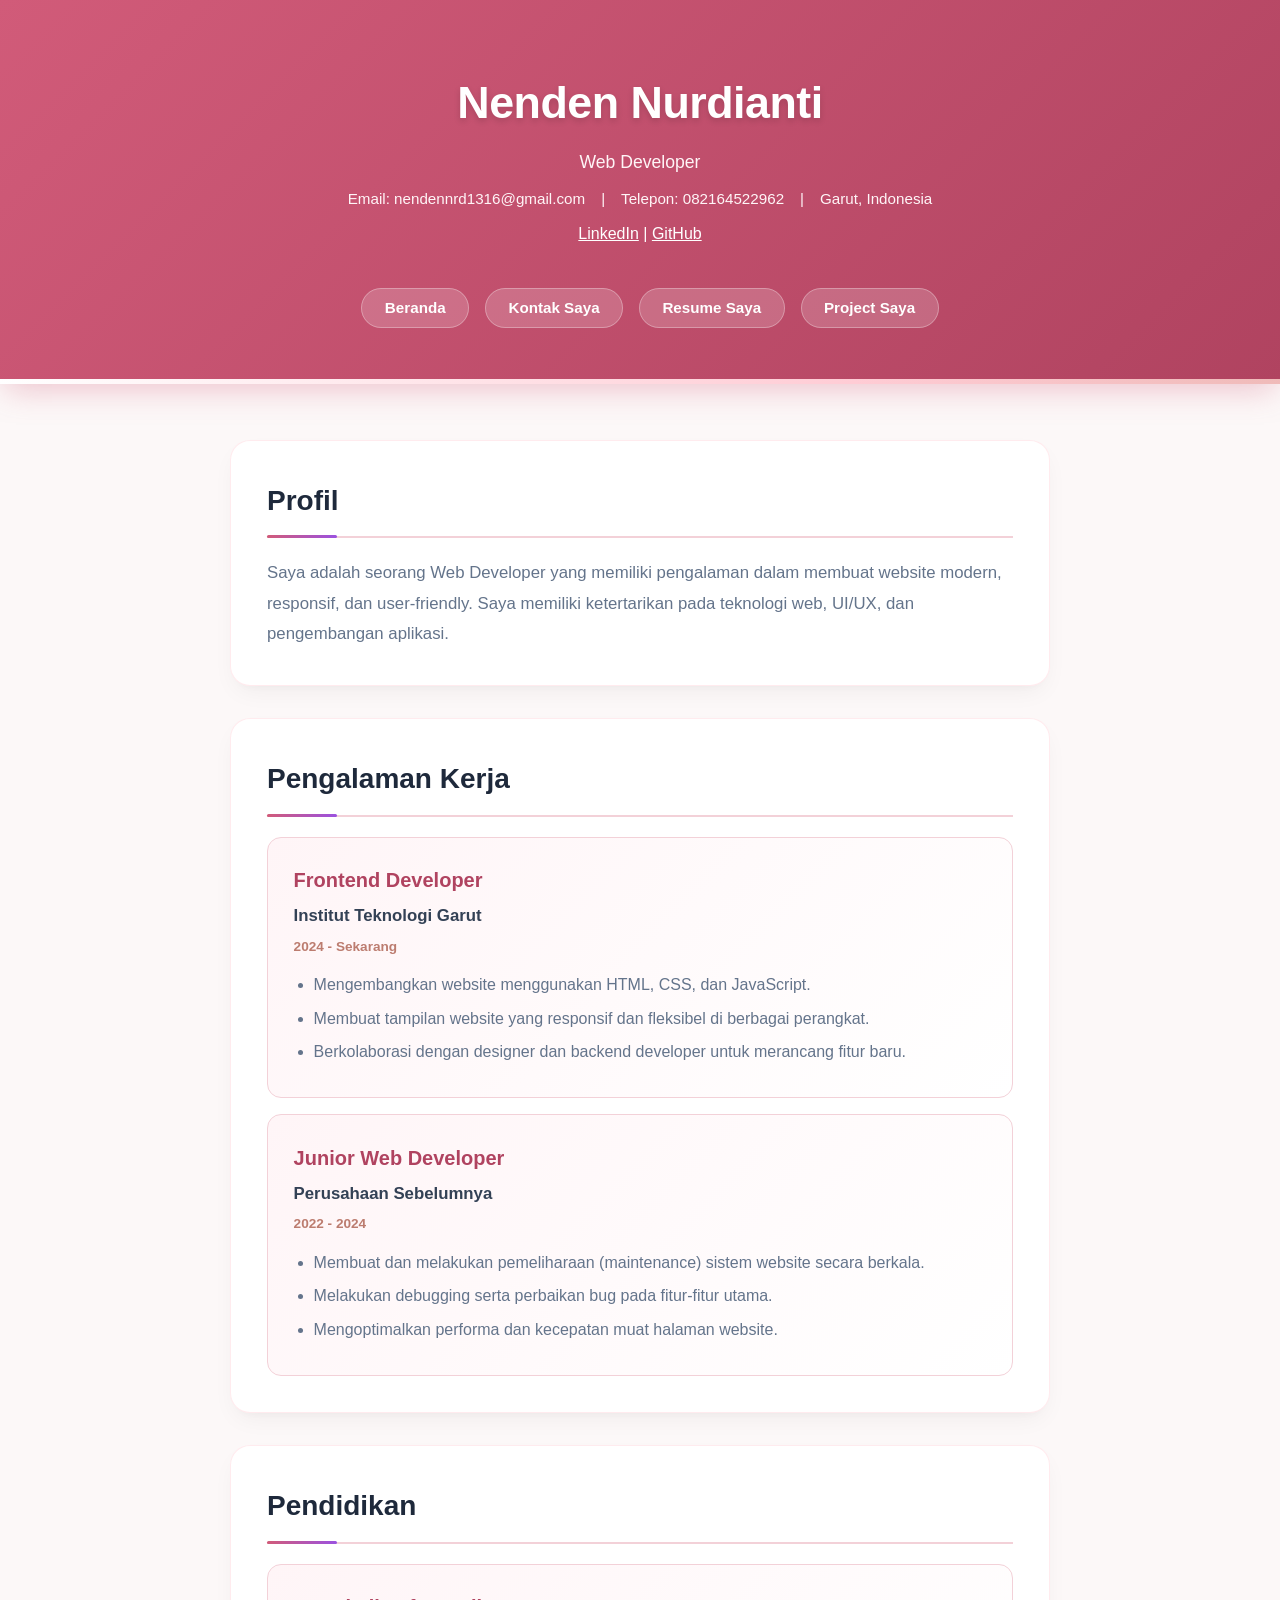
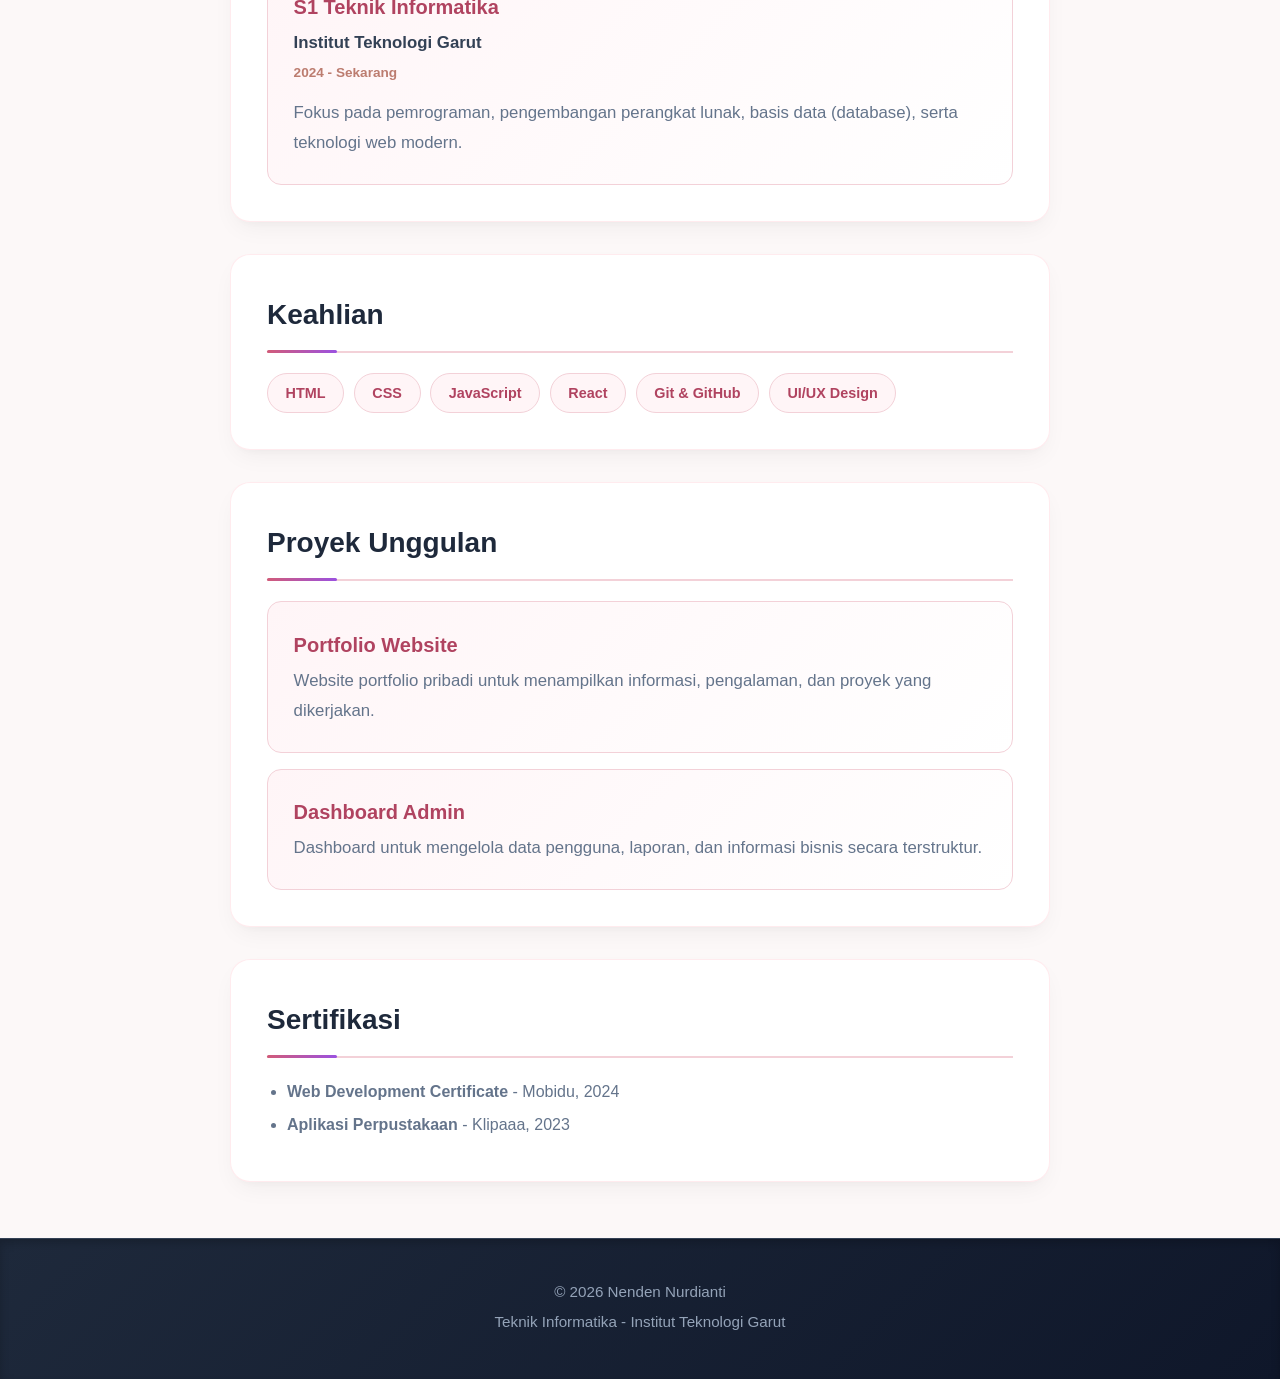
<file: pertemuan-3/resume.html>
<!DOCTYPE html>
<html lang="id">

<head>
    <meta charset="UTF-8">
    <meta name="viewport" content="width=device-width, initial-scale=1.0">
    <title>Resume Saya - Nenden Nurdianti</title>
    <style>
        /* --- CSS Reset & Custom Properties --- */
        * {
            margin: 0;
            padding: 0;
            box-sizing: border-box;
        }

        :root {
            --primary-pink: #d15b79;
            --primary-pink-dark: #b04360;
            --accent-purple: #9b51e0;
            --blush-light: #fff5f7;
            --blush-medium: #ffccd5;
            --rose-gold: #e0a99d;
            --dusty-rose: #bc7c6f;
            --cream-bg: #fcf8f8;
            --white: #ffffff;
            --text-main: #334155;
            --text-muted: #64748b;
            --border-color: #f3d1d8;
            --shadow-subtle: 0 15px 35px -5px rgba(209, 91, 121, 0.15), 0 10px 15px -5px rgba(155, 81, 224, 0.08);
            --shadow-card: 0 10px 25px -5px rgba(0, 0, 0, 0.05), 0 8px 10px -6px rgba(0, 0, 0, 0.03);
        }

        /* --- Global Body & Typography --- */
        body {
            font-family: 'Segoe UI', Tahoma, Geneva, Verdana, sans-serif;
            background-color: var(--cream-bg);
            color: var(--text-main);
            line-height: 1.7;
            display: flex;
            flex-direction: column;
            min-height: 100vh;
            overflow-x: hidden;
        }

        /* --- Animations --- */
        @keyframes fadeInDown {
            from {
                opacity: 0;
                transform: translateY(-25px);
            }
            to {
                opacity: 1;
                transform: translateY(0);
            }
        }

        @keyframes fadeInUp {
            from {
                opacity: 0;
                transform: translateY(30px);
            }
            to {
                opacity: 1;
                transform: translateY(0);
            }
        }

        /* Efek Gradasi Bergerak yang Memukau */
        @keyframes gradientFlow {
            0% {
                background-position: 0% 50%;
            }
            50% {
                background-position: 100% 50%;
            }
            100% {
                background-position: 0% 50%;
            }
        }

        .animate-fade-down {
            animation: fadeInDown 0.8s cubic-bezier(0.16, 1, 0.3, 1) forwards;
        }

        .animate-fade-up {
            animation: fadeInUp 0.9s cubic-bezier(0.16, 1, 0.3, 1) forwards;
        }

        /* --- Header & Navigation dengan Gradasi Animasi --- */
        header.main-header {
            background: linear-gradient(135deg, #d15b79, #b04360, #9b51e0, #e0a99d);
            background-size: 300% 300%;
            animation: gradientFlow 10s ease infinite;
            color: var(--white);
            padding: 4rem 1rem 3.5rem 1rem;
            text-align: center;
            box-shadow: 0 10px 30px -5px rgba(209, 91, 121, 0.35);
            position: relative;
        }

        header.main-header::after {
            content: '';
            position: absolute;
            bottom: 0;
            left: 0;
            right: 0;
            height: 5px;
            background: linear-gradient(90deg, #fff, var(--blush-medium), var(--rose-gold), #fff);
            background-size: 200% auto;
            animation: gradientFlow 5s linear infinite;
        }

        header.main-header h1 {
            font-size: 2.8rem;
            margin-bottom: 0.5rem;
            font-weight: 800;
            letter-spacing: -0.5px;
            text-shadow: 0 3px 6px rgba(0, 0, 0, 0.15);
        }

        header.main-header p {
            color: var(--blush-light);
            font-size: 1.1rem;
            margin-bottom: 0.5rem;
        }

        .contact-info {
            font-size: 0.95rem;
            color: var(--blush-light);
            margin-top: 0.5rem;
            display: flex;
            justify-content: center;
            gap: 1rem;
            flex-wrap: wrap;
        }

        .social-links {
            margin-top: 0.5rem;
        }

        .social-links a {
            color: var(--white);
            text-decoration: underline;
            font-weight: 500;
        }

        header.main-header nav {
            margin-top: 1.25rem;
        }

        nav ul {
            list-style: none;
            display: flex;
            justify-content: center;
            gap: 1rem;
            flex-wrap: wrap;
            max-width: 750px;
            margin: 0 auto;
        }

        nav a {
            color: var(--white);
            text-decoration: none;
            font-weight: 600;
            font-size: 0.95rem;
            padding: 0.65rem 1.4rem;
            border-radius: 9999px;
            background-color: rgba(255, 255, 255, 0.18);
            backdrop-filter: blur(10px);
            border: 1px solid rgba(255, 255, 255, 0.3);
            transition: all 0.3s cubic-bezier(0.4, 0, 0.2, 1);
        }

        nav a:hover {
            background-color: rgba(255, 255, 255, 0.35);
            transform: translateY(-4px);
            box-shadow: 0 6px 15px rgba(0, 0, 0, 0.15);
            border-color: rgba(255, 255, 255, 0.6);
        }

        /* --- Main Layout --- */
        main {
            max-width: 820px;
            width: 90%;
            margin: 3.5rem auto;
            flex: 1;
            display: flex;
            flex-direction: column;
            gap: 2rem;
        }

        hr {
            display: none;
        }

        /* --- Section Styling --- */
        section {
            background: var(--white);
            padding: 2.25rem;
            border-radius: 20px;
            box-shadow: var(--shadow-card);
            border: 1px solid rgba(255, 204, 213, 0.4);
            transition: transform 0.35s ease, box-shadow 0.35s ease;
        }

        section:hover {
            box-shadow: var(--shadow-subtle);
        }

        section h2 {
            font-size: 1.75rem;
            color: #1e293b;
            margin-bottom: 1.25rem;
            padding-bottom: 0.75rem;
            border-bottom: 2px solid var(--border-color);
            position: relative;
        }

        section h2::after {
            content: '';
            position: absolute;
            bottom: -2px;
            left: 0;
            width: 70px;
            height: 3px;
            background: linear-gradient(90deg, var(--primary-pink), var(--accent-purple));
            border-radius: 2px;
        }

        section p {
            font-size: 1.05rem;
            color: var(--text-muted);
            line-height: 1.8;
        }

        /* --- Article / Sub-card Styling --- */
        article {
            background: linear-gradient(135deg, var(--blush-light), #ffffff);
            border: 1px solid var(--border-color);
            padding: 1.6rem;
            border-radius: 14px;
            margin-top: 1rem;
            transition: all 0.35s ease;
            position: relative;
            overflow: hidden;
        }

        article::before {
            content: '';
            position: absolute;
            top: 0;
            left: 0;
            width: 4px;
            height: 100%;
            background: linear-gradient(to bottom, var(--primary-pink), var(--accent-purple));
            opacity: 0;
            transition: opacity 0.3s ease;
        }

        article:hover {
            background: var(--white);
            box-shadow: var(--shadow-card);
            border-color: var(--blush-medium);
            transform: translateY(-3px);
        }

        article:hover::before {
            opacity: 1;
        }

        article h3 {
            font-size: 1.25rem;
            color: var(--primary-pink-dark);
            margin-bottom: 0.25rem;
            font-weight: 700;
        }

        .company-name {
            font-weight: 600;
            color: var(--text-main);
        }

        .date-badge {
            display: inline-block;
            font-size: 0.85rem;
            color: var(--dusty-rose);
            font-weight: 600;
            margin-bottom: 0.75rem;
        }

        /* --- List Styling (Keahlian, Responsibilitas, Sertifikasi) --- */
        ul {
            list-style-type: disc;
            padding-left: 1.25rem;
        }

        li {
            font-size: 1rem;
            color: var(--text-muted);
            margin-bottom: 0.4rem;
        }

        .skills-list {
            display: flex;
            flex-wrap: wrap;
            gap: 0.6rem;
            list-style: none;
            padding-left: 0;
            margin-top: 0.5rem;
        }

        .skills-list li {
            background-color: var(--blush-light);
            border: 1px solid var(--border-color);
            color: var(--primary-pink-dark);
            padding: 0.45rem 1.1rem;
            border-radius: 20px;
            font-weight: 600;
            font-size: 0.9rem;
            margin-bottom: 0;
            transition: all 0.3s ease;
        }

        .skills-list li:hover {
            background-color: var(--primary-pink);
            color: var(--white);
            transform: translateY(-2px);
        }

        /* --- Footer --- */
        footer {
            background: linear-gradient(135deg, #1e293b, #0f172a);
            color: #94a3b8;
            text-align: center;
            padding: 2.5rem 1rem;
            font-size: 0.95rem;
            margin-top: auto;
            border-top: 1px solid #334155;
            box-shadow: inset 0 4px 10px rgba(0, 0, 0, 0.2);
        }

        footer p {
            color: #94a3b8;
            margin-bottom: 0.25rem;
        }

        /* --- Responsive Design --- */
        @media (max-width: 768px) {
            header.main-header h1 {
                font-size: 2.2rem;
            }
            section {
                padding: 1.75rem;
            }
            main {
                width: 94%;
                margin: 2rem auto;
            }
        }
    </style>
</head>

<body>

    <!-- HEADER -->
    <header class="main-header animate-fade-down">
        <h1>Nenden Nurdianti</h1>
        <p>Web Developer</p>

        <div class="contact-info">
            <span>Email: nendennrd1316@gmail.com</span> |
            <span>Telepon: 082164522962</span> |
            <span>Garut, Indonesia</span>
        </div>

        <div class="social-links">
            <a href="https://id.linkedin.com/in/nenden-nurdianti-924991316" target="_blank">LinkedIn</a> |
            <a href="https://github.com/nendennrrr" target="_blank">GitHub</a>
        </div>

        <br>
        <nav>
            <ul>
                <li><a href="index.html">Beranda</a></li>
                <li><a href="kontak.html">Kontak Saya</a></li>
                <li><a href="resume.html">Resume Saya</a></li>
                <li><a href="project.html">Project Saya</a></li>
            </ul>
        </nav>
    </header>

    <main>

        <!-- PROFIL -->
        <section class="animate-fade-up">
            <h2>Profil</h2>
            <p>
                Saya adalah seorang Web Developer yang memiliki pengalaman
                dalam membuat website modern, responsif, dan user-friendly.
                Saya memiliki ketertarikan pada teknologi web, UI/UX,
                dan pengembangan aplikasi.
            </p>
        </section>

        <!-- PENGALAMAN KERJA -->
        <section class="animate-fade-up" style="animation-delay: 0.1s;">
            <h2>Pengalaman Kerja</h2>

            <article>
                <h3>Frontend Developer</h3>
                <p class="company-name">Institut Teknologi Garut</p>
                <p class="date-badge">2024 - Sekarang</p>

                <ul>
                    <li>Mengembangkan website menggunakan HTML, CSS, dan JavaScript.</li>
                    <li>Membuat tampilan website yang responsif dan fleksibel di berbagai perangkat.</li>
                    <li>Berkolaborasi dengan designer dan backend developer untuk merancang fitur baru.</li>
                </ul>
            </article>

            <article>
                <h3>Junior Web Developer</h3>
                <p class="company-name">Perusahaan Sebelumnya</p>
                <p class="date-badge">2022 - 2024</p>

                <ul>
                    <li>Membuat dan melakukan pemeliharaan (maintenance) sistem website secara berkala.</li>
                    <li>Melakukan debugging serta perbaikan bug pada fitur-fitur utama.</li>
                    <li>Mengoptimalkan performa dan kecepatan muat halaman website.</li>
                </ul>
            </article>
        </section>

        <!-- PENDIDIKAN -->
        <section class="animate-fade-up" style="animation-delay: 0.15s;">
            <h2>Pendidikan</h2>

            <article>
                <h3>S1 Teknik Informatika</h3>
                <p class="company-name">Institut Teknologi Garut</p>
                <p class="date-badge">2024 - Sekarang</p>

                <p>
                    Fokus pada pemrograman, pengembangan perangkat lunak,
                    basis data (database), serta teknologi web modern.
                </p>
            </article>
        </section>

        <!-- KEAHLIAN -->
        <section class="animate-fade-up" style="animation-delay: 0.2s;">
            <h2>Keahlian</h2>
            <ul class="skills-list">
                <li>HTML</li>
                <li>CSS</li>
                <li>JavaScript</li>
                <li>React</li>
                <li>Git & GitHub</li>
                <li>UI/UX Design</li>
            </ul>
        </section>

        <!-- PROYEK UNGGULAN -->
        <section class="animate-fade-up" style="animation-delay: 0.25s;">
            <h2>Proyek Unggulan</h2>

            <article>
                <h3>Portfolio Website</h3>
                <p>
                    Website portfolio pribadi untuk menampilkan
                    informasi, pengalaman, dan proyek yang dikerjakan.
                </p>
            </article>

            <article>
                <h3>Dashboard Admin</h3>
                <p>
                    Dashboard untuk mengelola data pengguna,
                    laporan, dan informasi bisnis secara terstruktur.
                </p>
            </article>
        </section>

        <!-- SERTIFIKASI -->
        <section class="animate-fade-up" style="animation-delay: 0.3s;">
            <h2>Sertifikasi</h2>

            <ul>
                <li>
                    <strong>Web Development Certificate</strong> - Mobidu, 2024
                </li>
                <li>
                    <strong>Aplikasi Perpustakaan</strong> - Klipaaa, 2023
                </li>
            </ul>
        </section>

    </main>

    <!-- FOOTER -->
    <footer>
        <p>&copy; 2026 Nenden Nurdianti</p>
        <p>Teknik Informatika - Institut Teknologi Garut</p>
    </footer>

</body>
</html>
</file>
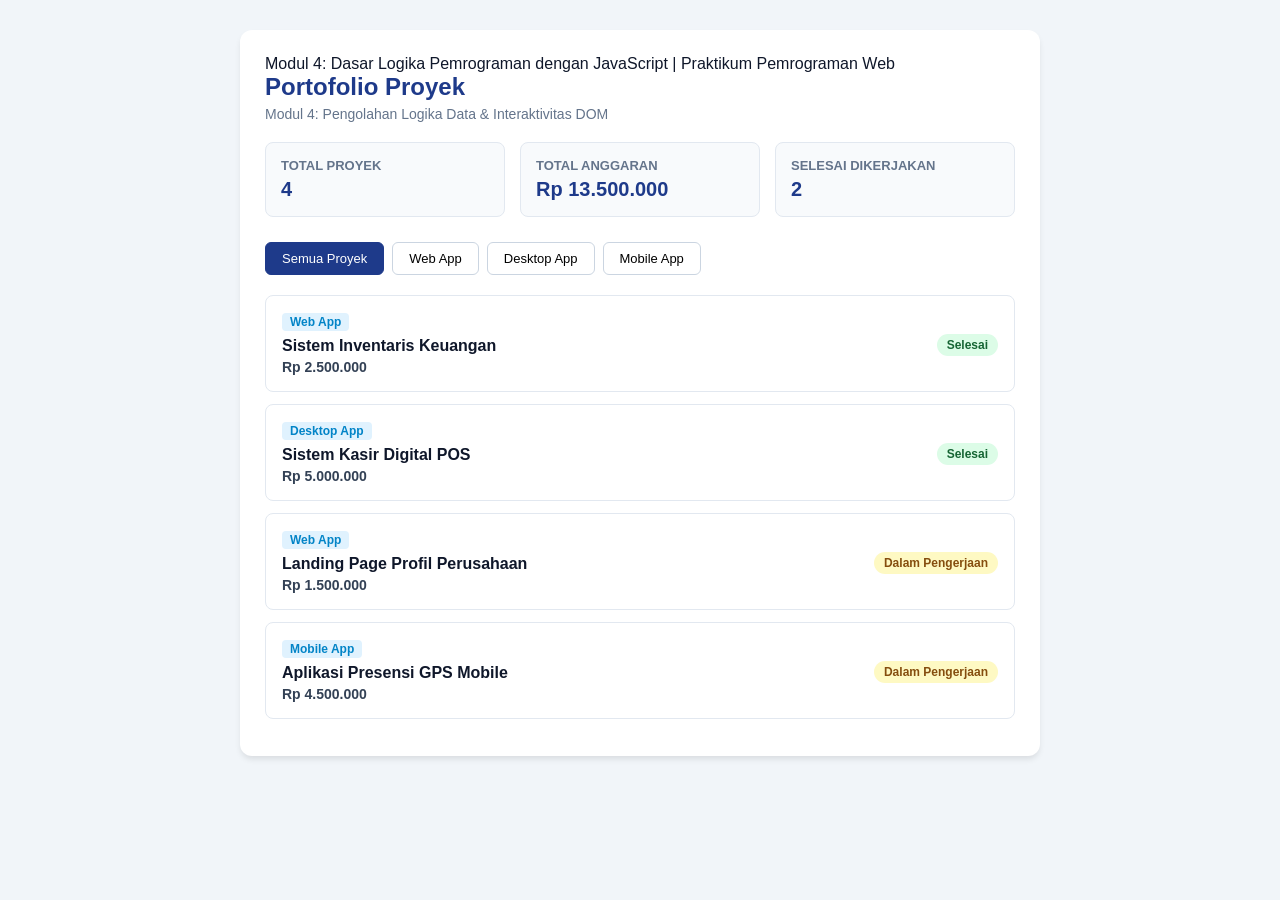
<file: pertemuan-4/index1.html>
<!DOCTYPE html>
<html lang="id">
<head>
 <meta charset="UTF-8">
 <meta name="viewport" content="width=device-width, initial-scale=1.0">
 <title>Dashboard Portofolio Proyek - Modul 4</title>
 <style>
 * { box-sizing: border-box; margin: 0; padding: 0; font-family: 'Segoe UI', Tahoma, Geneva, sans-serif; }
 body { background-color: #f1f5f9; color: #0f172a; padding: 30px 15px; }
 .container { max-width: 800px; margin: 0 auto; background: #ffffff; border-radius: 12px; padding: 25px;
box-shadow: 0 4px 6px -1px rgba(0, 0, 0, 0.1); }
 h1 { color: #1e3a8a; font-size: 24px; margin-bottom: 5px; }
 p.subtitle { color: #64748b; margin-bottom: 20px; font-size: 14px; }
 .stats-grid { display: grid; grid-template-columns: repeat(auto-fit, minmax(200px, 1fr)); gap: 15px;
margin-bottom: 25px; }
 .stat-card { background: #f8fafc; border: 1px solid #e2e8f0; border-radius: 8px; padding: 15px; textalign: center; }
 .stat-card h3 { font-size: 13px; color: #64748b; text-transform: uppercase; margin-bottom: 5px; }
 .stat-card p { font-size: 20px; font-weight: bold; color: #1e3a8a; }
 .filter-group { display: flex; gap: 8px; margin-bottom: 20px; flex-wrap: wrap; }
 .btn-filter { padding: 8px 16px; border: 1px solid #cbd5e1; background: #ffffff; border-radius: 6px;
cursor: pointer; font-size: 13px; font-weight: 500; transition: all 0.2s; }
 .btn-filter.active, .btn-filter:hover { background: #1e3a8a; color: #ffffff; border-color: #1e3a8a; }
 .project-card { border: 1px solid #e2e8f0; border-radius: 8px; padding: 16px; margin-bottom: 12px;
display: flex; justify-content: space-between; align-items: center; background: #ffffff; transition: transform
0.15s ease; }
 .project-card:hover { transform: translateY(-2px); box-shadow: 0 4px 6px rgba(0,0,0,0.05); }
 .project-info h4 { font-size: 16px; color: #0f172a; margin-bottom: 4px; }
 .project-category { display: inline-block; font-size: 12px; color: #0284c7; background: #e0f2fe; padding:
2px 8px; border-radius: 4px; margin-bottom: 6px; font-weight: 600; }
 .project-budget { font-size: 14px; color: #334155; font-weight: 600; }
 .badge { padding: 4px 10px; border-radius: 20px; font-size: 12px; font-weight: 600; }
 .badge-success { background: #dcfce7; color: #166534; }
 .badge-pending { background: #fef9c3; color: #854d0e; }
 </style>
</head>
<body>
 <div class="container">
Modul 4: Dasar Logika Pemrograman dengan JavaScript | Praktikum Pemrograman Web
 <h1>Portofolio Proyek</h1>
 <p class="subtitle">Modul 4: Pengolahan Logika Data & Interaktivitas DOM</p>
 <!-- Kartu Ringkasan Statistik -->
 <div class="stats-grid">
 <div class="stat-card">
 <h3>Total Proyek</h3>
 <p id="stat-total-projects">0</p>
 </div>
 <div class="stat-card">
 <h3>Total Anggaran</h3>
 <p id="stat-total-budget">Rp 0</p>
 </div>
 <div class="stat-card">
 <h3>Selesai Dikerjakan</h3>
 <p id="stat-completed-projects">0</p>
 </div>
 </div>
 <!-- Tombol Filter Kategori -->
 <div class="filter-group">
 <button class="btn-filter active" data-category="Semua">Semua Proyek</button>
 <button class="btn-filter" data-category="Web App">Web App</button>
 <button class="btn-filter" data-category="Desktop App">Desktop App</button>
 <button class="btn-filter" data-category="Mobile App">Mobile App</button>
 </div>
 <!-- Kontainer Daftar Proyek -->
 <div id="project-list"></div>
 </div>
 <script src="main.js"></script>
</body>
</html>
</file>
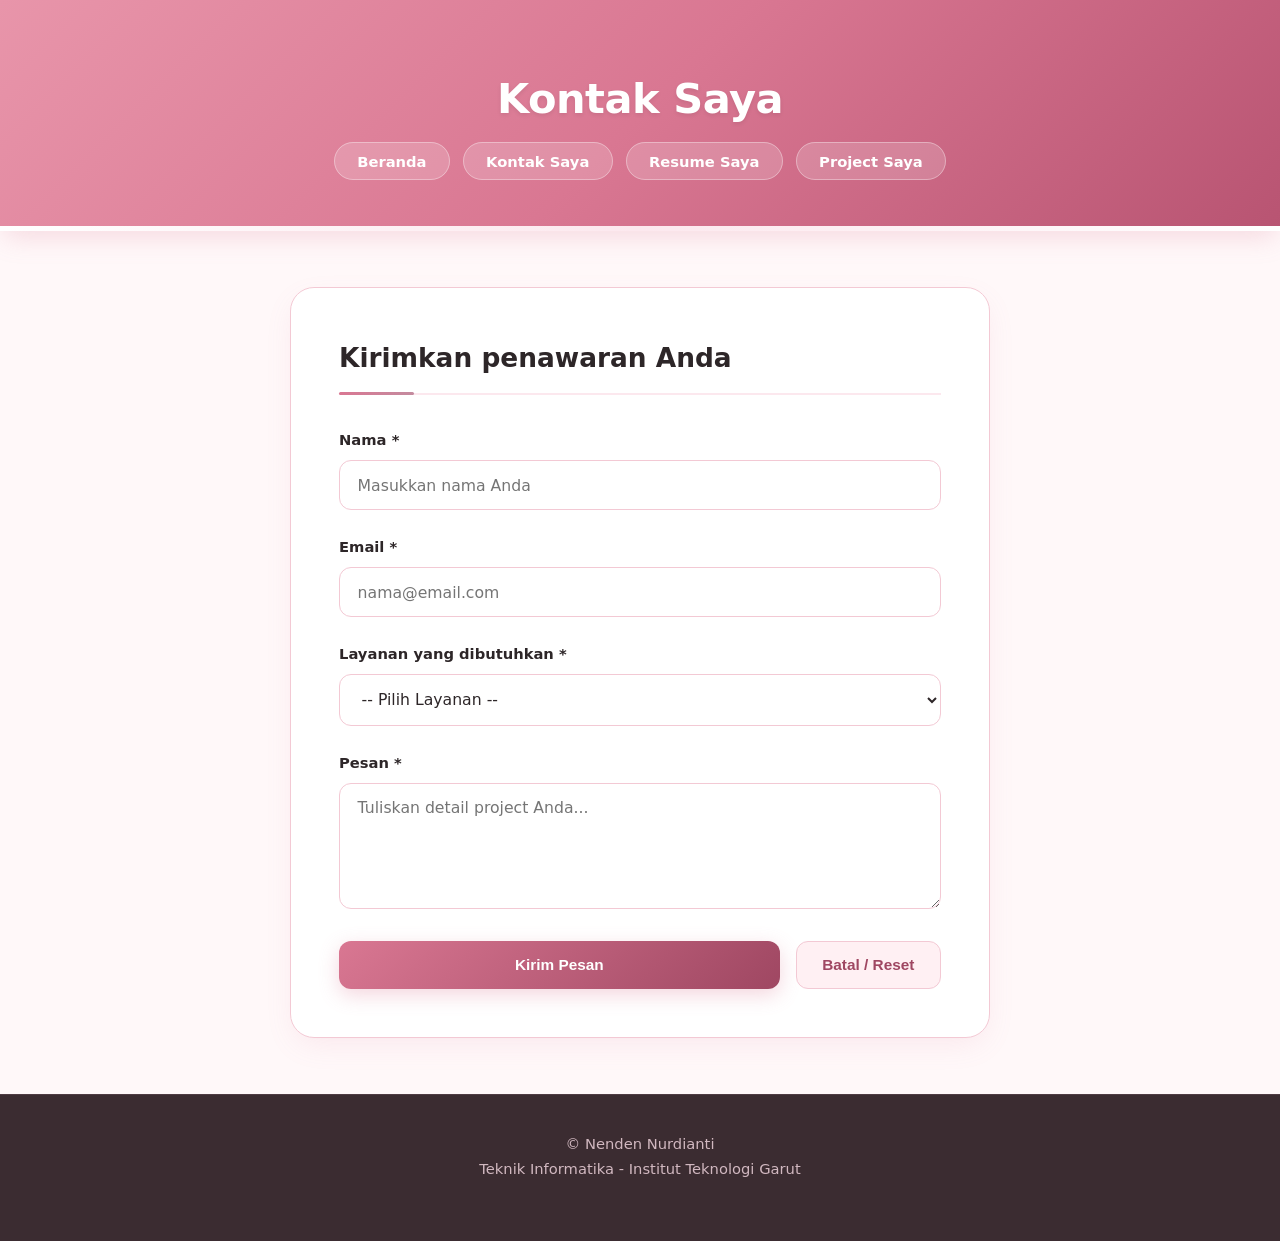
<file: pertemuan-4/kontak.html>
<!DOCTYPE html>
<html lang="id">
<head>
    <meta charset="UTF-8">
    <meta name="viewport" content="width=device-width, initial-scale=1.0">
    <title>Kontak Saya - Portofolio Nenden Nurdianti</title>
    <style>
        /* --- CSS Reset & Custom Properties (Soft Pink Theme) --- */
        * {
            margin: 0;
            padding: 0;
            box-sizing: border-box;
        }

        :root {
            --pink-primary: #d97792;
            --pink-dark: #9f4762;
            --pink-light: #fce8ee;
            --pink-subtle: #fff0f3;
            --pink-border: #f3c9d4;
            --rose-accent: #c48b9f;
            
            --bg-body: #fff8f9;
            --bg-card: #ffffff;
            
            --text-main: #2d2628;
            --text-muted: #6b5c61;
            
            --shadow-card: 0 10px 30px -5px rgba(217, 119, 146, 0.12), 0 4px 6px -4px rgba(0, 0, 0, 0.02);
            --shadow-hover: 0 20px 40px -10px rgba(217, 119, 146, 0.22);
            
            --radius-box: 24px;
            --radius-input: 12px;
        }

        html {
            scroll-behavior: smooth;
        }

        body {
            font-family: 'Segoe UI', system-ui, -apple-system, sans-serif;
            background-color: var(--bg-body);
            color: var(--text-main);
            line-height: 1.7;
            display: flex;
            flex-direction: column;
            min-height: 100vh;
            overflow-x: hidden;
        }

        /* --- Animations --- */
        @keyframes fadeInDown {
            from {
                opacity: 0;
                transform: translateY(-20px);
            }
            to {
                opacity: 1;
                transform: translateY(0);
            }
        }

        @keyframes fadeInUp {
            from {
                opacity: 0;
                transform: translateY(25px);
            }
            to {
                opacity: 1;
                transform: translateY(0);
            }
        }

        .animate-fade-down {
            animation: fadeInDown 0.8s ease-out forwards;
        }

        .animate-fade-up {
            animation: fadeInUp 0.8s ease-out forwards;
        }

        /* --- Header & Navigation --- */
        header.main-header {
            background: linear-gradient(135deg, #e895aa, #d97792, #b85472);
            color: #ffffff;
            padding: 4rem 1.5rem 3.5rem 1.5rem;
            text-align: center;
            box-shadow: 0 10px 25px -5px rgba(217, 119, 146, 0.25);
            position: relative;
        }

        header.main-header::after {
            content: '';
            position: absolute;
            bottom: 0;
            left: 0;
            right: 0;
            height: 5px;
            background: linear-gradient(90deg, #ffffff, var(--pink-light), #ffffff);
        }

        header.main-header h1 {
            font-size: 2.6rem;
            font-weight: 800;
            letter-spacing: -0.5px;
            margin-bottom: 0.8rem;
            text-shadow: 0 2px 4px rgba(0, 0, 0, 0.08);
        }

        nav ul {
            list-style: none;
            display: flex;
            justify-content: center;
            gap: 0.8rem;
            flex-wrap: wrap;
            max-width: 750px;
            margin: 0 auto;
        }

        nav a {
            color: #ffffff;
            text-decoration: none;
            font-weight: 600;
            font-size: 0.92rem;
            padding: 0.6rem 1.4rem;
            border-radius: 9999px;
            background-color: rgba(255, 255, 255, 0.18);
            backdrop-filter: blur(10px);
            border: 1px solid rgba(255, 255, 255, 0.35);
            transition: all 0.3s cubic-bezier(0.4, 0, 0.2, 1);
        }

        nav a:hover {
            background-color: #ffffff;
            color: var(--pink-dark);
            transform: translateY(-3px);
            box-shadow: 0 6px 15px rgba(0, 0, 0, 0.1);
        }

        /* --- Main Layout --- */
        main {
            max-width: 700px;
            width: 90%;
            margin: 3.5rem auto;
            flex: 1;
        }

        /* --- Section & Form Styling --- */
        section {
            background: var(--bg-card);
            padding: 3rem;
            border-radius: var(--radius-box);
            box-shadow: var(--shadow-card);
            border: 1px solid var(--pink-border);
            transition: box-shadow 0.3s ease, border-color 0.3s ease;
        }

        section:hover {
            border-color: var(--pink-primary);
            box-shadow: var(--shadow-hover);
        }

        section h2 {
            font-size: 1.65rem;
            color: var(--text-main);
            margin-bottom: 2rem;
            padding-bottom: 0.8rem;
            border-bottom: 2px solid var(--pink-light);
            position: relative;
        }

        section h2::after {
            content: '';
            position: absolute;
            bottom: -2px;
            left: 0;
            width: 75px;
            height: 3px;
            background: linear-gradient(90deg, var(--pink-primary), var(--rose-accent));
            border-radius: 3px;
        }

        form {
            display: flex;
            flex-direction: column;
            gap: 1.5rem;
        }

        .form-group {
            display: flex;
            flex-direction: column;
            gap: 0.5rem;
        }

        label {
            font-weight: 600;
            color: var(--text-main);
            font-size: 0.92rem;
        }

        input[type="text"],
        input[type="email"],
        select,
        textarea {
            width: 100%;
            padding: 0.9rem 1.1rem;
            border: 1px solid var(--pink-border);
            border-radius: var(--radius-input);
            font-size: 0.98rem;
            font-family: inherit;
            color: var(--text-main);
            background-color: var(--bg-card);
            outline: none;
            transition: all 0.3s ease;
        }

        input[type="text"]:focus,
        input[type="email"]:focus,
        select:focus,
        textarea:focus {
            border-color: var(--pink-primary);
            background-color: #ffffff;
            box-shadow: 0 0 0 4px rgba(217, 119, 146, 0.15);
        }

        .error-message {
            color: #dc2626;
            font-size: 0.85rem;
            font-weight: 600;
            display: none;
            margin-top: -0.2rem;
        }

        textarea {
            resize: vertical;
        }

        .form-actions {
            display: flex;
            gap: 1rem;
            margin-top: 0.5rem;
        }

        button {
            padding: 0.9rem 1.6rem;
            border: none;
            border-radius: var(--radius-input);
            font-size: 0.96rem;
            font-weight: 700;
            cursor: pointer;
            transition: all 0.3s cubic-bezier(0.4, 0, 0.2, 1);
        }

        button[type="submit"] {
            background: linear-gradient(135deg, var(--pink-primary), var(--pink-dark));
            color: white;
            flex: 1;
            box-shadow: 0 6px 20px rgba(217, 119, 146, 0.3);
        }

        button[type="submit"]:hover {
            transform: translateY(-2px);
            box-shadow: 0 10px 25px rgba(217, 119, 146, 0.45);
        }

        button[type="reset"] {
            background-color: var(--pink-subtle);
            color: var(--pink-dark);
            border: 1px solid var(--pink-border);
        }

        button[type="reset"]:hover {
            background-color: var(--pink-light);
            transform: translateY(-2px);
        }

        /* --- Alert Notifikasi Flash --- */
        .alert-success {
            display: none;
            background-color: #d1fae5;
            color: #065f46;
            border: 1px solid #a7f3d0;
            padding: 1rem 1.2rem;
            border-radius: var(--radius-input);
            margin-bottom: 1.5rem;
            font-weight: 600;
            animation: fadeInUp 0.5s ease-out;
        }

        /* --- Footer --- */
        footer {
            background-color: #3b2c31;
            color: #d1b8c0;
            text-align: center;
            padding: 2.2rem 1rem;
            font-size: 0.92rem;
            margin-top: auto;
            border-top: 1px solid #4f3c43;
        }

        footer center {
            display: block;
        }

        /* --- Responsive Design --- */
        @media (max-width: 768px) {
            header.main-header h1 {
                font-size: 2.1rem;
            }
            section {
                padding: 1.8rem;
            }
            main {
                width: 94%;
                margin: 2rem auto;
            }
            .form-actions {
                flex-direction: column;
            }
        }
    </style>
</head>
<body>
    <header class="main-header animate-fade-down">
        <h1>Kontak Saya</h1>
        <nav>
            <ul>
                <li><a href="index.html">Beranda</a></li>
                <li><a href="kontak.html">Kontak Saya</a></li>
                <li><a href="resume.html">Resume Saya</a></li>
                <li><a href="project.html">Project Saya</a></li>
            </ul>
        </nav>
    </header>

    <main>
        <section class="animate-fade-up">
            <h2>Kirimkan penawaran Anda</h2>

            <!-- Alert Notifikasi Berhasil -->
            <div id="alertSuccess" class="alert-success">
                ✨ Pesan Anda berhasil dikirim! Nenden akan segera menghubungi Anda.
            </div>

            <form id="contactForm" action="#" method="POST" novalidate>
                <div class="form-group">
                    <label for="nama_pengirim">Nama *</label>
                    <input type="text" id="nama_pengirim" placeholder="Masukkan nama Anda">
                    <span class="error-message" id="errorNama">Nama wajib diisi!</span>
                </div>

                <div class="form-group">
                    <label for="email_pengirim">Email *</label>
                    <input type="email" id="email_pengirim" placeholder="nama@email.com">
                    <span class="error-message" id="errorEmail">Masukkan email yang valid!</span>
                </div>

                <div class="form-group">
                    <label for="jenis_layanan">Layanan yang dibutuhkan *</label>
                    <select name="jenis_layanan" id="jenis_layanan">
                        <option value="">-- Pilih Layanan --</option>
                        <option value="web">Pembuatan Web</option>
                        <option value="aplikasi">Pembuatan Aplikasi</option>
                        <option value="lainnya">Lain-lain</option>
                    </select>
                    <span class="error-message" id="errorLayanan">Silakan pilih layanan yang dibutuhkan!</span>
                </div>

                <div class="form-group">
                    <label for="pesan">Pesan *</label>
                    <textarea name="pesan" id="pesan" rows="5" placeholder="Tuliskan detail project Anda..."></textarea>
                    <span class="error-message" id="errorPesan">Pesan tidak boleh kosong!</span>
                </div>

                <div class="form-actions">
                    <button type="submit">Kirim Pesan</button>
                    <button type="reset" id="btnReset">Batal / Reset</button>
                </div>
            </form>
        </section>
    </main>

    <footer>
        <center>&copy; Nenden Nurdianti</center>
        <p>Teknik Informatika - Institut Teknologi Garut</p>
        <br>
    </footer>

    <!-- Script JavaScript untuk Kontak Saya -->
    <script>
        document.addEventListener('DOMContentLoaded', function() {
            const form = document.getElementById('contactForm');
            const alertSuccess = document.getElementById('alertSuccess');
            const btnReset = document.getElementById('btnReset');

            const inputNama = document.getElementById('nama_pengirim');
            const inputEmail = document.getElementById('email_pengirim');
            const selectLayanan = document.getElementById('jenis_layanan');
            const inputPesan = document.getElementById('pesan');

            const errorNama = document.getElementById('errorNama');
            const errorEmail = document.getElementById('errorEmail');
            const errorLayanan = document.getElementById('errorLayanan');
            const errorPesan = document.getElementById('errorPesan');

            // Helper Fungsi Validasi Email Format
            function isValidEmail(email) {
                const regex = /^[^\s@]+@[^\s@]+\.[^\s@]+$/;
                return regex.test(email);
            }

            // Reset pesan error visual
            function clearErrors() {
                [inputNama, inputEmail, selectLayanan, inputPesan].forEach(field => {
                    field.style.borderColor = 'var(--pink-border)';
                });
                [errorNama, errorEmail, errorLayanan, errorPesan].forEach(err => {
                    err.style.display = 'none';
                });
            }

            // Event Submit Form Handling & Validation
            form.addEventListener('submit', function(e) {
                e.preventDefault(); // Mencegah reload / refresh halaman
                clearErrors();

                let isValid = true;

                // 1. Validasi Nama
                if (!inputNama.value.trim()) {
                    errorNama.style.display = 'block';
                    inputNama.style.borderColor = '#dc2626';
                    isValid = false;
                }

                // 2. Validasi Email
                const emailVal = inputEmail.value.trim();
                if (!emailVal || !isValidEmail(emailVal)) {
                    errorEmail.style.display = 'block';
                    inputEmail.style.borderColor = '#dc2626';
                    isValid = false;
                }

                // 3. Validasi Layanan
                if (!selectLayanan.value) {
                    errorLayanan.style.display = 'block';
                    selectLayanan.style.borderColor = '#dc2626';
                    isValid = false;
                }

                // 4. Validasi Pesan
                if (!inputPesan.value.trim()) {
                    errorPesan.style.display = 'block';
                    inputPesan.style.borderColor = '#dc2626';
                    isValid = false;
                }

                // Jika lolos validasi
                if (isValid) {
                    alertSuccess.style.display = 'block';
                    form.reset();

                    // Sembunyikan alert setelah 5 detik
                    setTimeout(() => {
                        alertSuccess.style.display = 'none';
                    }, 5000);
                }
            });

            // Event Reset Form
            btnReset.addEventListener('click', function() {
                clearErrors();
                alertSuccess.style.display = 'none';
            });

            // Live clear error saat pengguna mengetik/memilih
            inputNama.addEventListener('input', () => {
                if (inputNama.value.trim()) {
                    errorNama.style.display = 'none';
                    inputNama.style.borderColor = 'var(--pink-border)';
                }
            });

            inputEmail.addEventListener('input', () => {
                if (isValidEmail(inputEmail.value.trim())) {
                    errorEmail.style.display = 'none';
                    inputEmail.style.borderColor = 'var(--pink-border)';
                }
            });

            selectLayanan.addEventListener('change', () => {
                if (selectLayanan.value) {
                    errorLayanan.style.display = 'none';
                    selectLayanan.style.borderColor = 'var(--pink-border)';
                }
            });

            inputPesan.addEventListener('input', () => {
                if (inputPesan.value.trim()) {
                    errorPesan.style.display = 'none';
                    inputPesan.style.borderColor = 'var(--pink-border)';
                }
            });
        });
    </script>
</body>
</html>
</file>
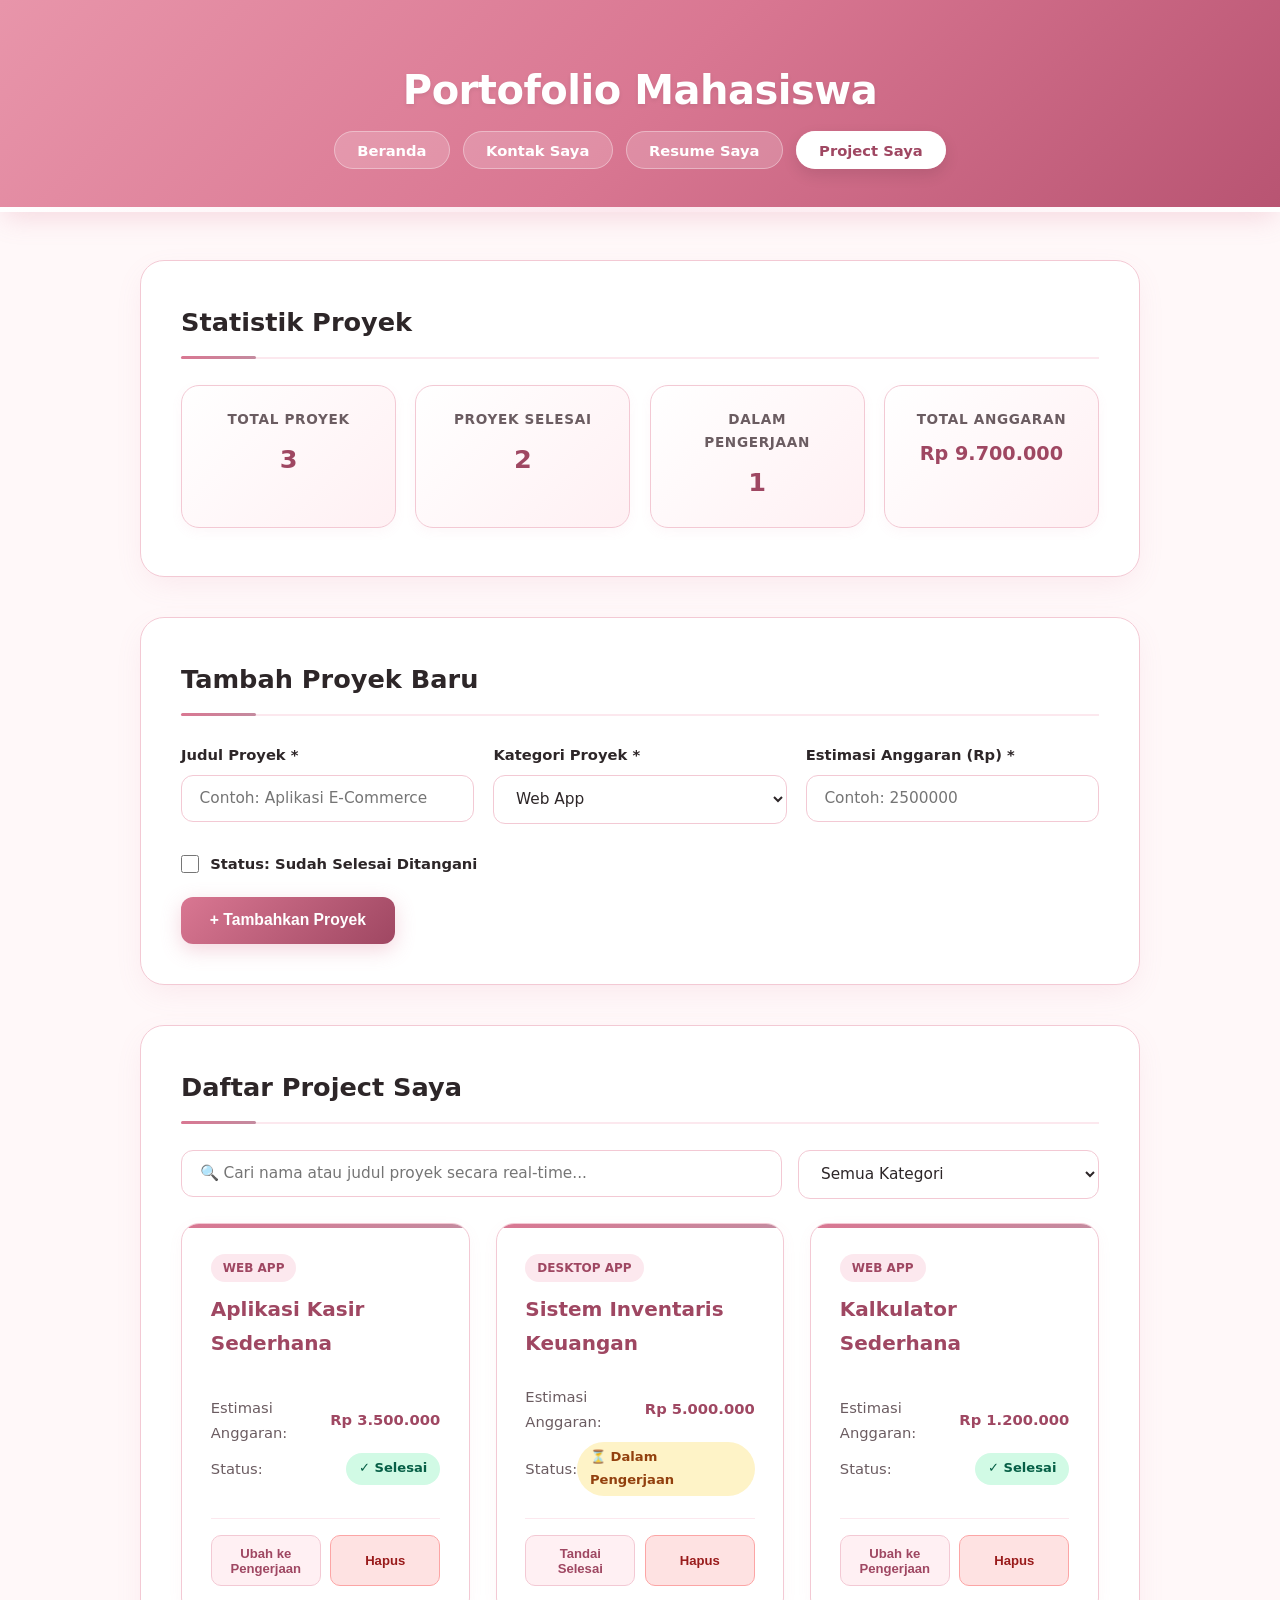
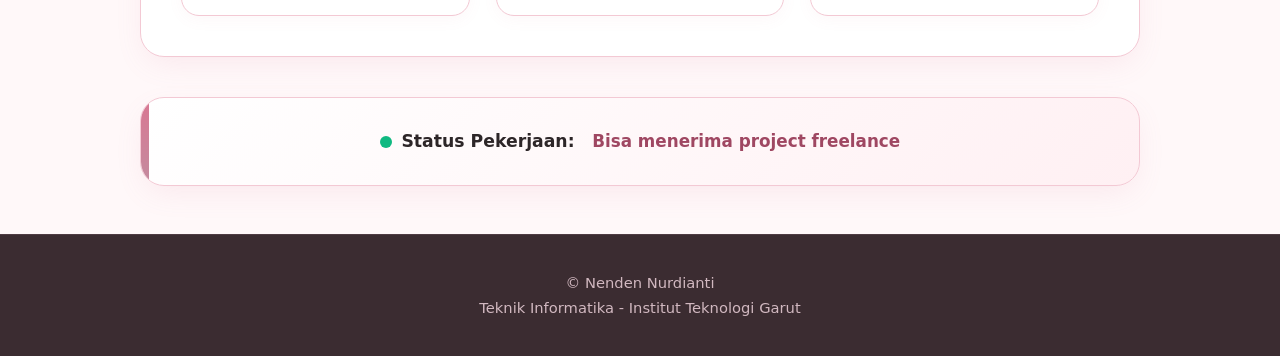
<file: pertemuan-4/project.html>
<!DOCTYPE html>
<html lang="id">
<head>
    <meta charset="UTF-8">
    <meta name="viewport" content="width=device-width, initial-scale=1.0">
    <title>Portofolio Project - Nenden Nurdianti</title>
    <style>
        /* --- CSS Reset & Custom Properties (Soft Pink & Rose Theme) --- */
        * {
            margin: 0;
            padding: 0;
            box-sizing: border-box;
        }

        :root {
            --pink-primary: #d97792;
            --pink-dark: #9f4762;
            --pink-light: #fce8ee;
            --pink-subtle: #fff0f3;
            --pink-border: #f3c9d4;
            --rose-accent: #c48b9f;
            
            --bg-body: #fff8f9;
            --bg-card: #ffffff;
            
            --text-main: #2d2628;
            --text-muted: #6b5c61;
            
            --shadow-card: 0 10px 30px -5px rgba(217, 119, 146, 0.12), 0 4px 6px -4px rgba(0, 0, 0, 0.02);
            --shadow-hover: 0 20px 40px -10px rgba(217, 119, 146, 0.22);
            
            --radius-box: 24px;
            --radius-card: 18px;
            --radius-input: 12px;
        }

        html {
            scroll-behavior: smooth;
        }

        body {
            font-family: 'Segoe UI', system-ui, -apple-system, sans-serif;
            background-color: var(--bg-body);
            color: var(--text-main);
            line-height: 1.7;
            display: flex;
            flex-direction: column;
            min-height: 100vh;
            overflow-x: hidden;
        }

        /* --- Keyframe Animations --- */
        @keyframes fadeInDown {
            from {
                opacity: 0;
                transform: translateY(-20px);
            }
            to {
                opacity: 1;
                transform: translateY(0);
            }
        }

        @keyframes fadeInUp {
            from {
                opacity: 0;
                transform: translateY(25px);
            }
            to {
                opacity: 1;
                transform: translateY(0);
            }
        }

        @keyframes pulseGlow {
            0% { transform: scale(0.95); box-shadow: 0 0 0 0 rgba(16, 185, 129, 0.4); }
            70% { transform: scale(1); box-shadow: 0 0 0 8px rgba(16, 185, 129, 0); }
            100% { transform: scale(0.95); box-shadow: 0 0 0 0 rgba(16, 185, 129, 0); }
        }

        .animate-fade-down {
            animation: fadeInDown 0.8s ease-out forwards;
        }

        .animate-fade-up {
            animation: fadeInUp 0.8s ease-out forwards;
        }

        /* --- Header & Navigation --- */
        header.main-header {
            background: linear-gradient(135deg, #e895aa, #d97792, #b85472);
            color: #ffffff;
            padding: 3.5rem 1.5rem 3rem 1.5rem;
            text-align: center;
            box-shadow: 0 10px 25px -5px rgba(217, 119, 146, 0.25);
            position: relative;
        }

        header.main-header::after {
            content: '';
            position: absolute;
            bottom: 0;
            left: 0;
            right: 0;
            height: 5px;
            background: linear-gradient(90deg, #ffffff, var(--pink-light), #ffffff);
        }

        header.main-header h1 {
            font-size: 2.5rem;
            font-weight: 800;
            letter-spacing: -0.5px;
            margin-bottom: 0.8rem;
            text-shadow: 0 2px 4px rgba(0, 0, 0, 0.08);
        }

        nav ul {
            list-style: none;
            display: flex;
            justify-content: center;
            gap: 0.8rem;
            flex-wrap: wrap;
            max-width: 750px;
            margin: 0 auto;
        }

        nav a {
            color: #ffffff;
            text-decoration: none;
            font-weight: 600;
            font-size: 0.92rem;
            padding: 0.6rem 1.4rem;
            border-radius: 9999px;
            background-color: rgba(255, 255, 255, 0.18);
            backdrop-filter: blur(10px);
            border: 1px solid rgba(255, 255, 255, 0.35);
            transition: all 0.3s cubic-bezier(0.4, 0, 0.2, 1);
        }

        nav a:hover, nav a.active {
            background-color: #ffffff;
            color: var(--pink-dark);
            transform: translateY(-3px);
            box-shadow: 0 6px 15px rgba(0, 0, 0, 0.1);
        }

        /* --- Main Layout --- */
        main {
            max-width: 1000px;
            width: 90%;
            margin: 3rem auto;
            flex: 1;
            display: flex;
            flex-direction: column;
            gap: 2.5rem;
        }

        /* --- Section Styling --- */
        section {
            background: var(--bg-card);
            padding: 2.5rem;
            border-radius: var(--radius-box);
            box-shadow: var(--shadow-card);
            border: 1px solid var(--pink-border);
            transition: transform 0.3s ease, box-shadow 0.3s ease, border-color 0.3s ease;
        }

        section:hover {
            border-color: var(--pink-primary);
            box-shadow: var(--shadow-hover);
        }

        section h2 {
            font-size: 1.6rem;
            color: var(--text-main);
            margin-bottom: 1.6rem;
            padding-bottom: 0.8rem;
            border-bottom: 2px solid var(--pink-light);
            position: relative;
            display: flex;
            align-items: center;
            gap: 0.8rem;
        }

        section h2::after {
            content: '';
            position: absolute;
            bottom: -2px;
            left: 0;
            width: 75px;
            height: 3px;
            background: linear-gradient(90deg, var(--pink-primary), var(--rose-accent));
            border-radius: 3px;
        }

        /* --- Kartu Statistik --- */
        .stats-grid {
            display: grid;
            grid-template-columns: repeat(auto-fit, minmax(200px, 1fr));
            gap: 1.2rem;
            margin-bottom: 0.5rem;
        }

        .stat-card {
            background: linear-gradient(135deg, #ffffff, var(--pink-subtle));
            border: 1px solid var(--pink-border);
            border-radius: var(--radius-card);
            padding: 1.4rem;
            text-align: center;
            box-shadow: 0 4px 12px rgba(217, 119, 146, 0.06);
            transition: transform 0.3s ease;
        }

        .stat-card:hover {
            transform: translateY(-4px);
        }

        .stat-card h4 {
            font-size: 0.85rem;
            text-transform: uppercase;
            letter-spacing: 0.05em;
            color: var(--text-muted);
            margin-bottom: 0.4rem;
        }

        .stat-card .stat-value {
            font-size: 1.6rem;
            font-weight: 800;
            color: var(--pink-dark);
        }

        /* --- FITUR 1: Form Styling & Validation --- */
        form {
            display: flex;
            flex-direction: column;
            gap: 1.3rem;
        }

        .form-grid {
            display: grid;
            grid-template-columns: repeat(auto-fit, minmax(220px, 1fr));
            gap: 1.2rem;
        }

        .form-group {
            display: flex;
            flex-direction: column;
            gap: 0.5rem;
        }

        .form-group.full-width {
            grid-column: 1 / -1;
        }

        label {
            font-weight: 600;
            color: var(--text-main);
            font-size: 0.92rem;
        }

        input[type="text"],
        input[type="number"],
        select {
            width: 100%;
            padding: 0.85rem 1.1rem;
            border: 1px solid var(--pink-border);
            border-radius: var(--radius-input);
            font-size: 0.96rem;
            font-family: inherit;
            color: var(--text-main);
            background-color: #ffffff;
            outline: none;
            transition: all 0.3s ease;
        }

        input[type="text"]:focus,
        input[type="number"]:focus,
        select:focus {
            border-color: var(--pink-primary);
            box-shadow: 0 0 0 4px rgba(217, 119, 146, 0.15);
        }

        .checkbox-container {
            display: flex;
            align-items: center;
            gap: 0.7rem;
            cursor: pointer;
            user-select: none;
            margin-top: 0.4rem;
        }

        .checkbox-container input[type="checkbox"] {
            width: 18px;
            height: 18px;
            accent-color: var(--pink-primary);
            cursor: pointer;
        }

        .form-error {
            color: #dc2626;
            font-size: 0.85rem;
            font-weight: 600;
            display: none;
            margin-top: -0.3rem;
        }

        .btn-submit {
            padding: 0.9rem 1.8rem;
            border: none;
            border-radius: var(--radius-input);
            font-size: 0.98rem;
            font-weight: 700;
            cursor: pointer;
            background: linear-gradient(135deg, var(--pink-primary), var(--pink-dark));
            color: white;
            box-shadow: 0 6px 20px rgba(217, 119, 146, 0.3);
            transition: all 0.3s cubic-bezier(0.4, 0, 0.2, 1);
            align-self: flex-start;
        }

        .btn-submit:hover {
            transform: translateY(-2px);
            box-shadow: 0 10px 25px rgba(217, 119, 146, 0.45);
        }

        /* --- FITUR 2: Live Search & Filter Bar --- */
        .search-filter-bar {
            display: flex;
            gap: 1rem;
            flex-wrap: wrap;
            margin-bottom: 1.5rem;
        }

        .search-input-wrapper {
            flex: 2;
            min-width: 240px;
        }

        .filter-select-wrapper {
            flex: 1;
            min-width: 180px;
        }

        /* --- FITUR 3: Cards Grid & Action Buttons --- */
        .projects-grid {
            display: grid;
            grid-template-columns: repeat(auto-fit, minmax(280px, 1fr));
            gap: 1.6rem;
        }

        .project-card {
            background: var(--bg-card);
            color: var(--text-main);
            padding: 1.8rem;
            border-radius: var(--radius-card);
            text-align: left;
            box-shadow: 0 4px 15px rgba(217, 119, 146, 0.05);
            border: 1px solid var(--pink-border);
            transition: all 0.35s cubic-bezier(0.4, 0, 0.2, 1);
            display: flex;
            flex-direction: column;
            justify-content: space-between;
            position: relative;
            overflow: hidden;
        }

        .project-card::before {
            content: '';
            position: absolute;
            top: 0;
            left: 0;
            width: 100%;
            height: 4px;
            background: linear-gradient(90deg, var(--pink-primary), var(--rose-accent));
        }

        .project-card:hover {
            transform: translateY(-6px);
            box-shadow: var(--shadow-hover);
            border-color: var(--pink-primary);
        }

        .card-header {
            margin-bottom: 1rem;
        }

        .badge-kategori {
            display: inline-block;
            font-size: 0.75rem;
            font-weight: 700;
            text-transform: uppercase;
            padding: 0.25rem 0.75rem;
            border-radius: 9999px;
            background-color: var(--pink-light);
            color: var(--pink-dark);
            margin-bottom: 0.6rem;
        }

        .project-card h3 {
            font-size: 1.25rem;
            color: var(--pink-dark);
            font-weight: 700;
            margin-bottom: 0.5rem;
        }

        .card-details {
            list-style: none;
            display: flex;
            flex-direction: column;
            gap: 0.5rem;
            margin-bottom: 1.4rem;
        }

        .card-details li {
            font-size: 0.92rem;
            color: var(--text-muted);
            display: flex;
            align-items: center;
            justify-content: space-between;
        }

        .status-badge {
            display: inline-flex;
            align-items: center;
            gap: 0.4rem;
            font-size: 0.82rem;
            font-weight: 700;
            padding: 0.3rem 0.8rem;
            border-radius: 9999px;
        }

        .status-badge.selesai {
            background-color: #d1fae5;
            color: #065f46;
        }

        .status-badge.proses {
            background-color: #fef3c7;
            color: #92400e;
        }

        .card-actions {
            display: flex;
            gap: 0.6rem;
            border-top: 1px solid var(--pink-light);
            padding-top: 1rem;
        }

        .btn-action {
            flex: 1;
            padding: 0.6rem 0.8rem;
            border: none;
            border-radius: 10px;
            font-size: 0.82rem;
            font-weight: 700;
            cursor: pointer;
            transition: all 0.25s ease;
            text-align: center;
        }

        .btn-toggle {
            background-color: var(--pink-subtle);
            color: var(--pink-dark);
            border: 1px solid var(--pink-border);
        }

        .btn-toggle:hover {
            background-color: var(--pink-light);
            transform: translateY(-2px);
        }

        .btn-delete {
            background-color: #fee2e2;
            color: #991b1b;
            border: 1px solid #fca5a5;
        }

        .btn-delete:hover {
            background-color: #fca5a5;
            color: #7f1d1d;
            transform: translateY(-2px);
        }

        .empty-state {
            text-align: center;
            padding: 3rem 1rem;
            color: var(--text-muted);
            grid-column: 1 / -1;
            background: var(--pink-subtle);
            border-radius: var(--radius-card);
            border: 1px dashed var(--pink-border);
        }

        /* --- Aside / Status Freelance --- */
        aside {
            background: linear-gradient(135deg, #ffffff, var(--pink-subtle));
            border: 1px solid var(--pink-border);
            padding: 1.8rem;
            border-radius: var(--radius-box);
            text-align: center;
            box-shadow: var(--shadow-card);
            position: relative;
            overflow: hidden;
            display: flex;
            align-items: center;
            justify-content: center;
            gap: 1.1rem;
        }

        aside::before {
            content: '';
            position: absolute;
            top: 0;
            left: 0;
            width: 8px;
            height: 100%;
            background: linear-gradient(to bottom, var(--pink-primary), var(--rose-accent));
        }

        aside h3 {
            color: var(--text-main);
            font-size: 1.08rem;
            margin-bottom: 0;
            font-weight: 700;
            display: flex;
            align-items: center;
            gap: 0.6rem;
        }

        aside h3::before {
            content: '';
            display: inline-block;
            width: 12px;
            height: 12px;
            background-color: #10b981;
            border-radius: 50%;
            animation: pulseGlow 2s infinite;
        }

        aside p {
            color: var(--pink-dark);
            font-weight: 600;
            font-size: 1.05rem;
        }

        /* --- Footer --- */
        footer {
            background-color: #3b2c31;
            color: #d1b8c0;
            text-align: center;
            padding: 2.2rem 1rem;
            font-size: 0.92rem;
            margin-top: auto;
            border-top: 1px solid #4f3c43;
        }

        /* --- Responsive Design --- */
        @media (max-width: 768px) {
            header.main-header h1 {
                font-size: 2.1rem;
            }

            section {
                padding: 1.8rem;
            }

            aside {
                flex-direction: column;
                gap: 0.4rem;
            }

            .btn-submit {
                width: 100%;
            }
        }
    </style>
</head>
<body>

    <!-- Header Navigation -->
    <header class="main-header animate-fade-down">
        <h1>Portofolio Mahasiswa</h1>
        <nav>
            <ul>
                <li><a href="index.html">Beranda</a></li>
                <li><a href="kontak.html">Kontak Saya</a></li>
                <li><a href="resume.html">Resume Saya</a></li>
                <li><a href="project.html" class="active">Project Saya</a></li>
            </ul>
        </nav>
    </header>

    <main>
        <!-- Ringkasan Kartu Statistik -->
        <section class="animate-fade-up">
            <h2>Statistik Proyek</h2>
            <div class="stats-grid">
                <div class="stat-card">
                    <h4>Total Proyek</h4>
                    <div class="stat-value" id="statTotal">0</div>
                </div>
                <div class="stat-card">
                    <h4>Proyek Selesai</h4>
                    <div class="stat-value" id="statSelesai">0</div>
                </div>
                <div class="stat-card">
                    <h4>Dalam Pengerjaan</h4>
                    <div class="stat-value" id="statProses">0</div>
                </div>
                <div class="stat-card">
                    <h4>Total Anggaran</h4>
                    <div class="stat-value" id="statAnggaran" style="font-size: 1.2rem;">Rp 0</div>
                </div>
            </div>
        </section>

        <!-- FITUR 1: Formulir Input Proyek Dinamis -->
        <section class="animate-fade-up" style="animation-delay: 0.1s;">
            <h2>Tambah Proyek Baru</h2>
            <form id="projectForm" novalidate>
                <div class="form-grid">
                    <div class="form-group">
                        <label for="judulProyek">Judul Proyek *</label>
                        <input type="text" id="judulProyek" placeholder="Contoh: Aplikasi E-Commerce" required>
                        <div class="form-error" id="errorJudul">Judul proyek tidak boleh kosong!</div>
                    </div>

                    <div class="form-group">
                        <label for="kategoriProyek">Kategori Proyek *</label>
                        <select id="kategoriProyek" required>
                            <option value="Web App">Web App</option>
                            <option value="Mobile App">Mobile App</option>
                            <option value="Desktop App">Desktop App</option>
                            <option value="UI/UX Design">UI/UX Design</option>
                        </select>
                    </div>

                    <div class="form-group">
                        <label for="anggaranProyek">Estimasi Anggaran (Rp) *</label>
                        <input type="number" id="anggaranProyek" min="1" placeholder="Contoh: 2500000" required>
                        <div class="form-error" id="errorAnggaran">Anggaran harus lebih besar dari 0!</div>
                    </div>
                </div>

                <div class="form-group full-width">
                    <label class="checkbox-container">
                        <input type="checkbox" id="statusSelesai">
                        <span>Status: Sudah Selesai Ditangani</span>
                    </label>
                </div>

                <button type="submit" class="btn-submit">+ Tambahkan Proyek</button>
            </form>
        </section>

        <!-- FITUR 2 & 3: Filter, Live Search & Grid Kartu Proyek -->
        <section class="animate-fade-up" style="animation-delay: 0.2s;">
            <h2>Daftar Project Saya</h2>

            <!-- Search & Filter Bar -->
            <div class="search-filter-bar">
                <div class="search-input-wrapper">
                    <input type="text" id="searchInput" placeholder="🔍 Cari nama atau judul proyek secara real-time...">
                </div>
                <div class="filter-select-wrapper">
                    <select id="filterKategori">
                        <option value="ALL">Semua Kategori</option>
                        <option value="Web App">Web App</option>
                        <option value="Mobile App">Mobile App</option>
                        <option value="Desktop App">Desktop App</option>
                        <option value="UI/UX Design">UI/UX Design</option>
                    </select>
                </div>
            </div>

            <!-- Container Kartu Proyek -->
            <div class="projects-grid" id="projectsContainer">
                <!-- Card items akan di-render secara dinamis melalui JavaScript -->
            </div>
        </section>

        <!-- Aside Banner -->
        <aside class="animate-fade-up" style="animation-delay: 0.3s;">
            <h3>Status Pekerjaan:</h3>
            <p>Bisa menerima project freelance</p>
        </aside>
    </main>

    <!-- Footer -->
    <footer>
        <p>&copy; Nenden Nurdianti</p>
        <p>Teknik Informatika - Institut Teknologi Garut</p>
    </footer>

    <!-- Script JavaScript Utama (Fitur 1, 2, & 3) -->
    <script>
        // Array Data Awal Proyek (State)
        let projects = [
            {
                id: 1,
                judul: "Aplikasi Kasir Sederhana",
                kategori: "Web App",
                anggaran: 3500000,
                selesai: true
            },
            {
                id: 2,
                judul: "Sistem Inventaris Keuangan",
                kategori: "Desktop App",
                anggaran: 5000000,
                selesai: false
            },
            {
                id: 3,
                judul: "Kalkulator Sederhana",
                kategori: "Web App",
                anggaran: 1200000,
                selesai: true
            }
        ];

        // Format Angka ke Rupiah IDR
        function formatRupiah(angka) {
            return new Intl.NumberFormat('id-ID', { style: 'currency', currency: 'IDR', maximumFractionDigits: 0 }).format(angka);
        }

        // Helper Render Ulang Halaman
        function render() {
            renderProjects();
            renderStats();
        }

        // Render Statistik Proyek
        function renderStats() {
            const total = projects.length;
            const selesai = projects.filter(p => p.selesai).length;
            const proses = total - selesai;
            const totalAnggaran = projects.reduce((sum, p) => sum + p.anggaran, 0);

            document.getElementById('statTotal').innerText = total;
            document.getElementById('statSelesai').innerText = selesai;
            document.getElementById('statProses').innerText = proses;
            document.getElementById('statAnggaran').innerText = formatRupiah(totalAnggaran);
        }

        // FITUR 2: Render Kartu Proyek dengan Live Search & Filter
        function renderProjects() {
            const container = document.getElementById('projectsContainer');
            const searchKeyword = document.getElementById('searchInput').value.toLowerCase().trim();
            const selectedKategori = document.getElementById('filterKategori').value;

            // Filter Real-Time berdasarkan pencarian teks & kategori
            const filteredProjects = projects.filter(project => {
                const matchesSearch = project.judul.toLowerCase().includes(searchKeyword);
                const matchesKategori = selectedKategori === 'ALL' || project.kategori === selectedKategori;
                return matchesSearch && matchesKategori;
            });

            if (filteredProjects.length === 0) {
                container.innerHTML = `
                    <div class="empty-state">
                        <p>Tidak ada proyek yang cocok dengan pencarian atau kriteria filter Anda.</p>
                    </div>
                `;
                return;
            }

            container.innerHTML = filteredProjects.map(project => `
                <div class="project-card">
                    <div class="card-header">
                        <span class="badge-kategori">${project.kategori}</span>
                        <h3>${project.judul}</h3>
                    </div>
                    
                    <ul class="card-details">
                        <li>
                            <span>Estimasi Anggaran:</span>
                            <strong style="color: var(--pink-dark);">${formatRupiah(project.anggaran)}</strong>
                        </li>
                        <li>
                            <span>Status:</span>
                            <span class="status-badge ${project.selesai ? 'selesai' : 'proses'}">
                                ${project.selesai ? '✓ Selesai' : '⏳ Dalam Pengerjaan'}
                            </span>
                        </li>
                    </ul>

                    <!-- FITUR 3: Tombol Aksi Interaktif -->
                    <div class="card-actions">
                        <button class="btn-action btn-toggle" onclick="toggleStatus(${project.id})">
                            ${project.selesai ? 'Ubah ke Pengerjaan' : 'Tandai Selesai'}
                        </button>
                        <button class="btn-action btn-delete" onclick="hapusProyek(${project.id})">
                            Hapus
                        </button>
                    </div>
                </div>
            `).join('');
        }

        // FITUR 1: Form Handling & Validation
        document.getElementById('projectForm').addEventListener('submit', function (e) {
            e.preventDefault(); // Cegah reload halaman

            const inputJudul = document.getElementById('judulProyek');
            const inputKategori = document.getElementById('kategoriProyek');
            const inputAnggaran = document.getElementById('anggaranProyek');
            const inputSelesai = document.getElementById('statusSelesai');

            const errorJudul = document.getElementById('errorJudul');
            const errorAnggaran = document.getElementById('errorAnggaran');

            const judulVal = inputJudul.value.trim();
            const anggaranVal = parseFloat(inputAnggaran.value);
            let isValid = true;

            // Validasi Judul
            if (!judulVal) {
                errorJudul.style.display = 'block';
                inputJudul.style.borderColor = '#dc2626';
                isValid = false;
            } else {
                errorJudul.style.display = 'none';
                inputJudul.style.borderColor = 'var(--pink-border)';
            }

            // Validasi Anggaran (> 0)
            if (isNaN(anggaranVal) || anggaranVal <= 0) {
                errorAnggaran.style.display = 'block';
                inputAnggaran.style.borderColor = '#dc2626';
                isValid = false;
            } else {
                errorAnggaran.style.display = 'none';
                inputAnggaran.style.borderColor = 'var(--pink-border)';
            }

            if (!isValid) return;

            // Objek Proyek Baru dengan Date.now() sebagai ID unik
            const newProject = {
                id: Date.now(),
                judul: judulVal,
                kategori: inputKategori.value,
                anggaran: anggaranVal,
                selesai: inputSelesai.checked
            };

            // Masukkan ke array menggunakan spread operator
            projects = [newProject, ...projects];

            // Reset Form Input
            this.reset();

            // Render Ulang Tampilan & Statistik
            render();
        });

        // Event Listener untuk Live Search (event 'input') & Filter Select
        document.getElementById('searchInput').addEventListener('input', renderProjects);
        document.getElementById('filterKategori').addEventListener('change', renderProjects);

        // FITUR 3A: Toggle Status Proyek
        function toggleStatus(id) {
            projects = projects.map(p => {
                if (p.id === id) {
                    return { ...p, selesai: !p.selesai };
                }
                return p;
            });
            render();
        }

        // FITUR 3B: Hapus Proyek Berdasarkan ID
        function hapusProyek(id) {
            if (confirm("Apakah Anda yakin ingin menghapus proyek ini dari daftar?")) {
                projects = projects.filter(p => p.id !== id);
                render();
            }
        }

        // Inisialisasi Tampilan Awal
        render();
    </script>
</body>
</html>
</file>
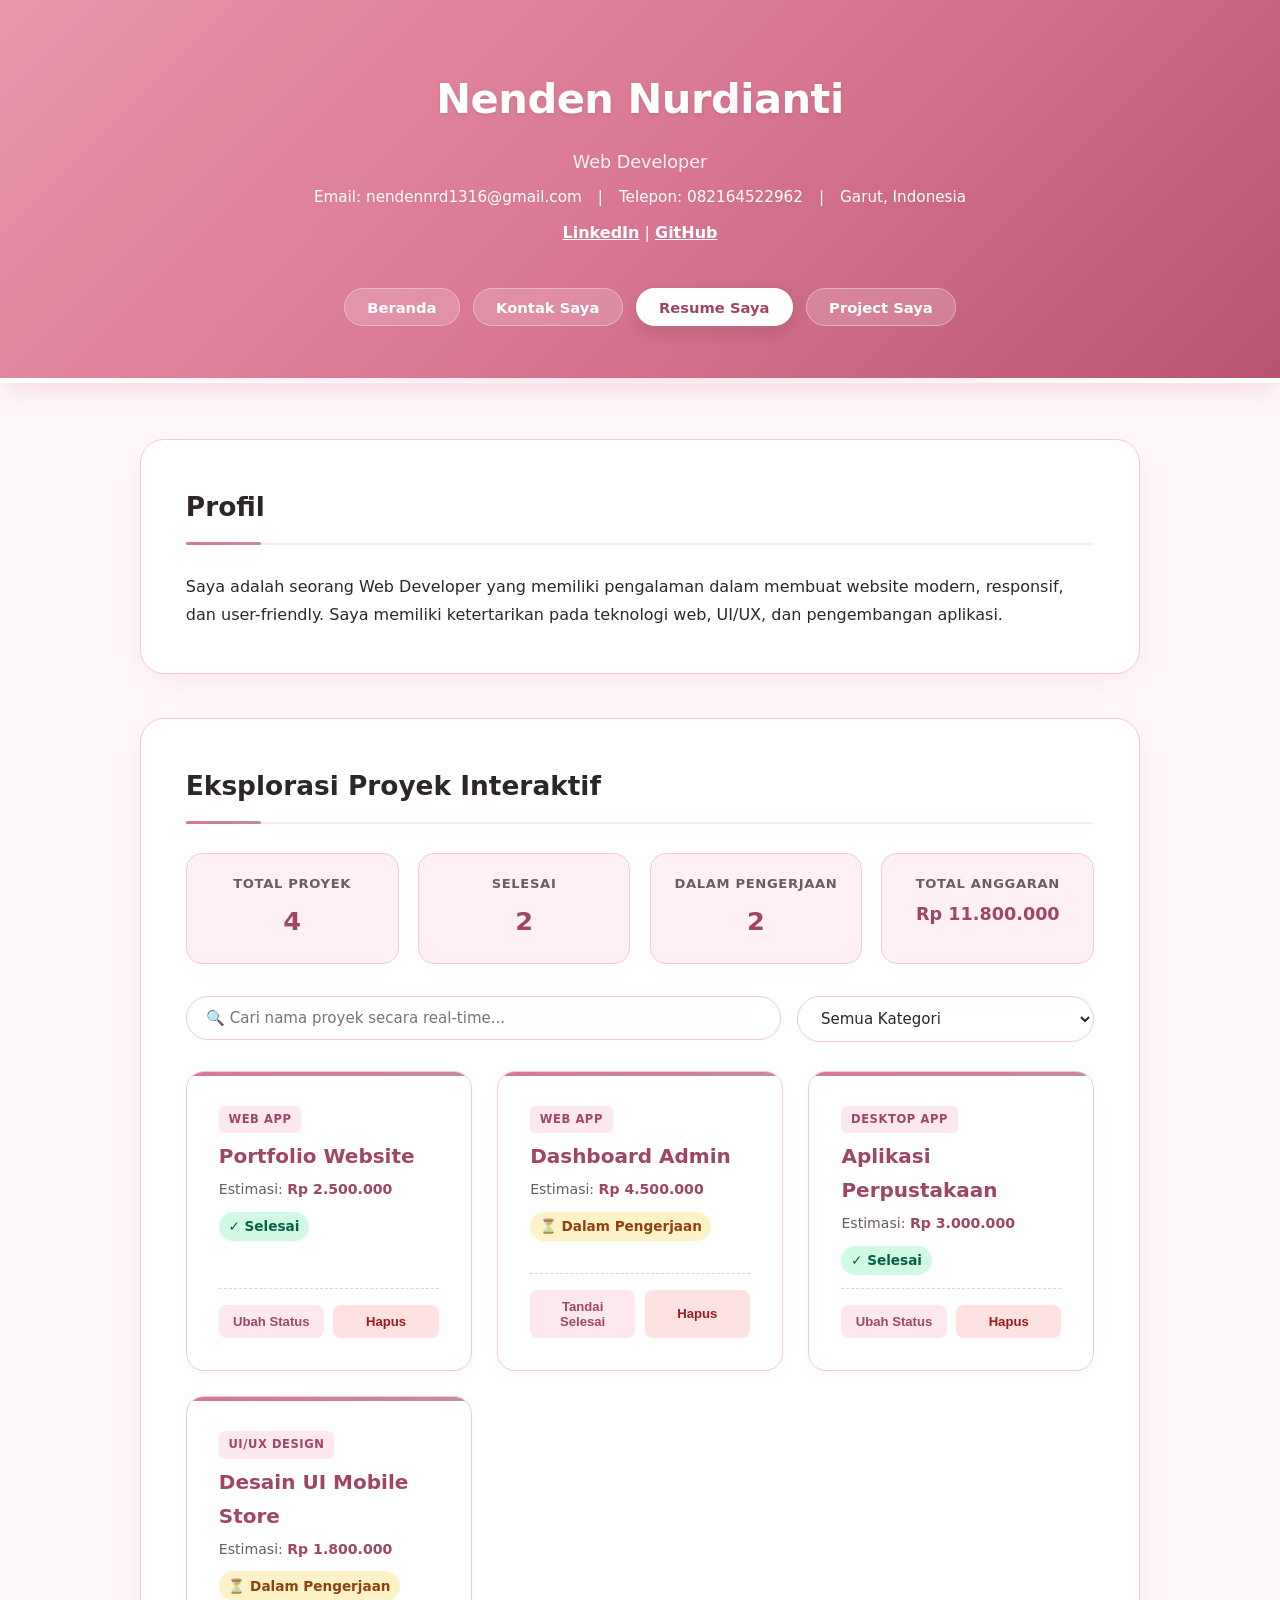
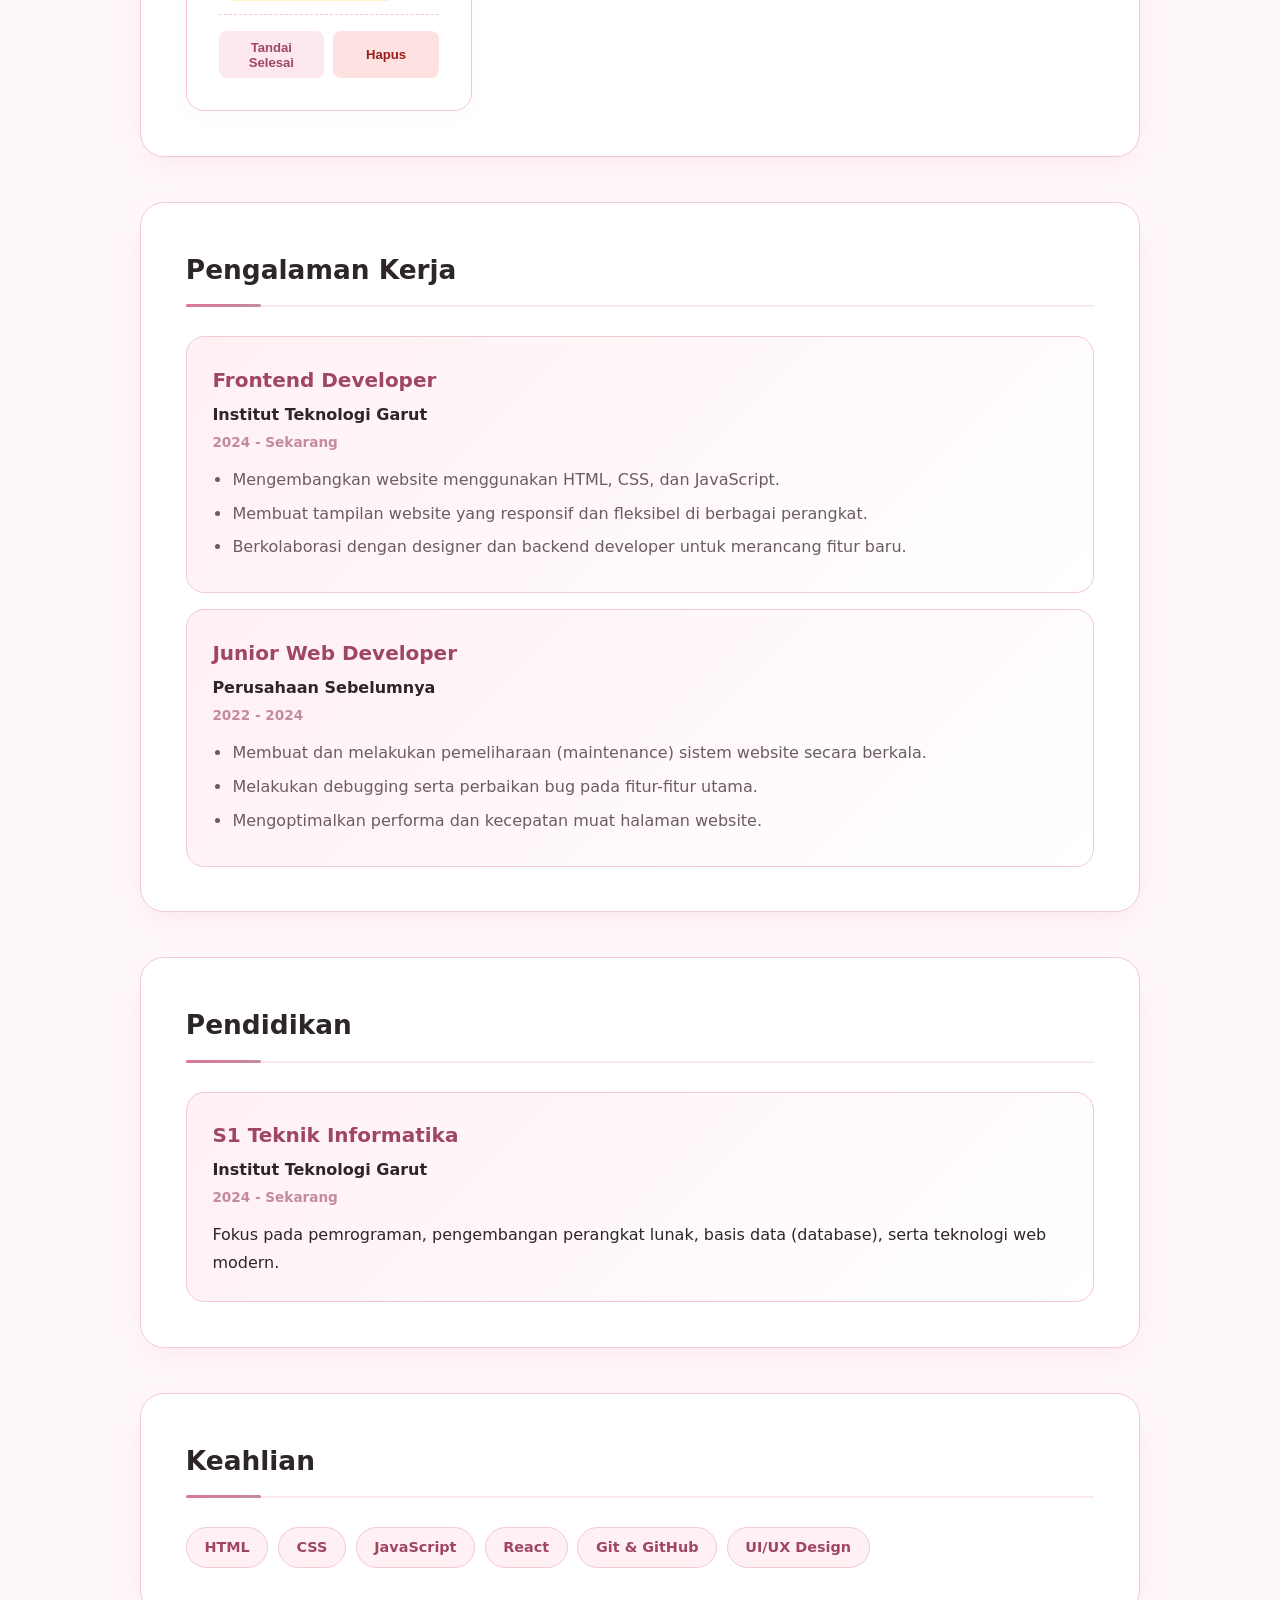
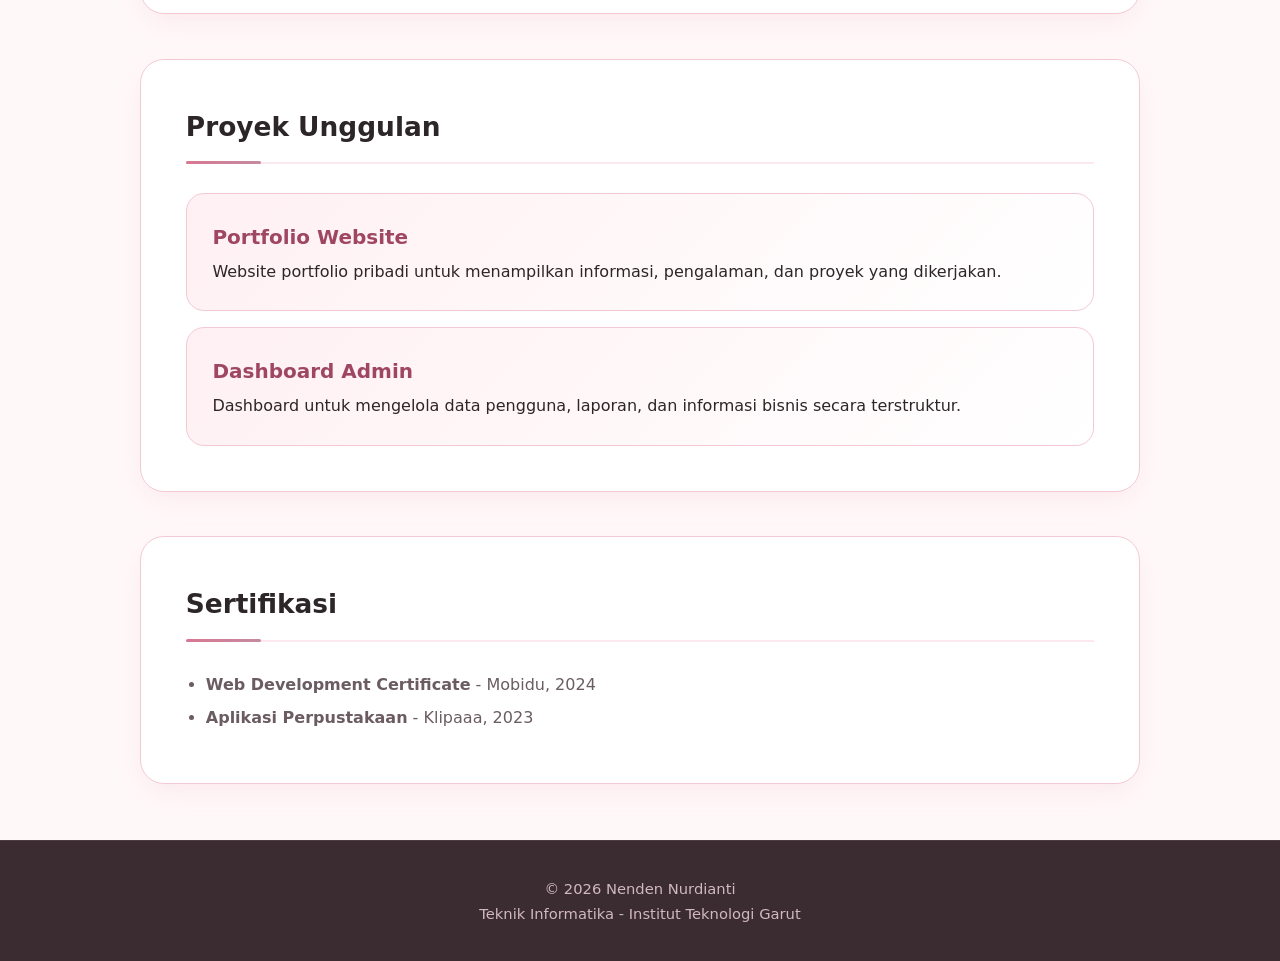
<file: pertemuan-4/resume.html>
<!DOCTYPE html>
<html lang="id">

<head>
    <meta charset="UTF-8">
    <meta name="viewport" content="width=device-width, initial-scale=1.0">
    <title>Resume Saya - Nenden Nurdianti</title>
    <style>
        /* --- CSS Reset & Custom Properties (Soft Pink & Rose Theme Konsisten) --- */
        * {
            margin: 0;
            padding: 0;
            box-sizing: border-box;
        }

        :root {
            --pink-primary: #d97792;
            --pink-dark: #9f4762;
            --pink-light: #fce8ee;
            --pink-subtle: #fff0f3;
            --pink-border: #f3c9d4;
            --rose-accent: #c48b9f;
            
            --bg-body: #fff8f9;
            --bg-card: #ffffff;
            
            --text-main: #2d2628;
            --text-muted: #6b5c61;
            
            --shadow-card: 0 10px 30px -5px rgba(217, 119, 146, 0.12), 0 4px 6px -4px rgba(0, 0, 0, 0.02);
            --shadow-hover: 0 20px 40px -10px rgba(217, 119, 146, 0.22);
            
            --radius-box: 24px;
            --radius-card: 18px;
            --radius-input: 12px;
        }

        html {
            scroll-behavior: smooth;
        }

        body {
            font-family: 'Segoe UI', system-ui, -apple-system, sans-serif;
            background-color: var(--bg-body);
            color: var(--text-main);
            line-height: 1.7;
            display: flex;
            flex-direction: column;
            min-height: 100vh;
            overflow-x: hidden;
        }

        /* --- Animations --- */
        @keyframes fadeInDown {
            from {
                opacity: 0;
                transform: translateY(-20px);
            }
            to {
                opacity: 1;
                transform: translateY(0);
            }
        }

        @keyframes fadeInUp {
            from {
                opacity: 0;
                transform: translateY(25px);
            }
            to {
                opacity: 1;
                transform: translateY(0);
            }
        }

        @keyframes pulseGlow {
            0% { transform: scale(0.95); box-shadow: 0 0 0 0 rgba(16, 185, 129, 0.4); }
            70% { transform: scale(1); box-shadow: 0 0 0 8px rgba(16, 185, 129, 0); }
            100% { transform: scale(0.95); box-shadow: 0 0 0 0 rgba(16, 185, 129, 0); }
        }

        .animate-fade-down {
            animation: fadeInDown 0.8s ease-out forwards;
        }

        .animate-fade-up {
            animation: fadeInUp 0.8s ease-out forwards;
        }

        /* --- Header & Navigation (Soft Pink Gradient Konsisten) --- */
        header.main-header {
            background: linear-gradient(135deg, #e895aa, #d97792, #b85472);
            color: #ffffff;
            padding: 4rem 1.5rem 3.5rem 1.5rem;
            text-align: center;
            box-shadow: 0 10px 25px -5px rgba(217, 119, 146, 0.25);
            position: relative;
        }

        header.main-header::after {
            content: '';
            position: absolute;
            bottom: 0;
            left: 0;
            right: 0;
            height: 5px;
            background: linear-gradient(90deg, #ffffff, var(--pink-light), #ffffff);
        }

        header.main-header h1 {
            font-size: 2.6rem;
            font-weight: 800;
            letter-spacing: -0.5px;
            margin-bottom: 0.8rem;
            text-shadow: 0 2px 4px rgba(0, 0, 0, 0.08);
        }

        header.main-header p {
            color: var(--pink-subtle);
            font-size: 1.1rem;
            margin-bottom: 0.5rem;
        }

        .contact-info {
            font-size: 0.95rem;
            color: #ffffff;
            margin-top: 0.5rem;
            display: flex;
            justify-content: center;
            gap: 1rem;
            flex-wrap: wrap;
        }

        .social-links {
            margin-top: 0.5rem;
        }

        .social-links a {
            color: #ffffff;
            text-decoration: underline;
            font-weight: 600;
        }

        header.main-header nav {
            margin-top: 1.25rem;
        }

        nav ul {
            list-style: none;
            display: flex;
            justify-content: center;
            gap: 0.8rem;
            flex-wrap: wrap;
            max-width: 750px;
            margin: 0 auto;
        }

        nav a {
            color: #ffffff;
            text-decoration: none;
            font-weight: 600;
            font-size: 0.92rem;
            padding: 0.6rem 1.4rem;
            border-radius: 9999px;
            background-color: rgba(255, 255, 255, 0.18);
            backdrop-filter: blur(10px);
            border: 1px solid rgba(255, 255, 255, 0.35);
            transition: all 0.3s cubic-bezier(0.4, 0, 0.2, 1);
        }

        nav a:hover, nav a.active {
            background-color: #ffffff;
            color: var(--pink-dark);
            transform: translateY(-3px);
            box-shadow: 0 6px 15px rgba(0, 0, 0, 0.1);
        }

        /* --- Main Layout --- */
        main {
            max-width: 1000px;
            width: 90%;
            margin: 3.5rem auto;
            flex: 1;
            display: flex;
            flex-direction: column;
            gap: 2.8rem;
        }

        /* --- Section Styling --- */
        section {
            background: var(--bg-card);
            padding: 2.8rem;
            border-radius: var(--radius-box);
            box-shadow: var(--shadow-card);
            border: 1px solid var(--pink-border);
            transition: transform 0.3s ease, box-shadow 0.3s ease, border-color 0.3s ease;
        }

        section:hover {
            border-color: var(--pink-primary);
            box-shadow: var(--shadow-hover);
            transform: translateY(-3px);
        }

        section h2 {
            font-size: 1.65rem;
            color: var(--text-main);
            margin-bottom: 1.8rem;
            padding-bottom: 0.8rem;
            border-bottom: 2px solid var(--pink-light);
            position: relative;
            display: flex;
            align-items: center;
            gap: 0.8rem;
        }

        section h2::after {
            content: '';
            position: absolute;
            bottom: -2px;
            left: 0;
            width: 75px;
            height: 3px;
            background: linear-gradient(90deg, var(--pink-primary), var(--rose-accent));
            border-radius: 3px;
        }

        /* --- Article / Sub-card Styling --- */
        article {
            background: linear-gradient(135deg, var(--pink-subtle), #ffffff);
            border: 1px solid var(--pink-border);
            padding: 1.6rem;
            border-radius: var(--radius-card);
            margin-top: 1rem;
            transition: all 0.35s ease;
            position: relative;
            overflow: hidden;
        }

        article::before {
            content: '';
            position: absolute;
            top: 0;
            left: 0;
            width: 4px;
            height: 100%;
            background: linear-gradient(to bottom, var(--pink-primary), var(--rose-accent));
            opacity: 0;
            transition: opacity 0.3s ease;
        }

        article:hover {
            background: var(--bg-card);
            box-shadow: var(--shadow-card);
            border-color: var(--pink-primary);
            transform: translateY(-3px);
        }

        article:hover::before {
            opacity: 1;
        }

        article h3 {
            font-size: 1.25rem;
            color: var(--pink-dark);
            margin-bottom: 0.25rem;
            font-weight: 700;
        }

        .company-name {
            font-weight: 600;
            color: var(--text-main);
        }

        .date-badge {
            display: inline-block;
            font-size: 0.85rem;
            color: var(--rose-accent);
            font-weight: 600;
            margin-bottom: 0.75rem;
        }

        /* --- List Styling --- */
        ul {
            list-style-type: disc;
            padding-left: 1.25rem;
        }

        li {
            font-size: 1rem;
            color: var(--text-muted);
            margin-bottom: 0.4rem;
        }

        .skills-list {
            display: flex;
            flex-wrap: wrap;
            gap: 0.6rem;
            list-style: none;
            padding-left: 0;
            margin-top: 0.5rem;
        }

        .skills-list li {
            background-color: var(--pink-subtle);
            border: 1px solid var(--pink-border);
            color: var(--pink-dark);
            padding: 0.45rem 1.1rem;
            border-radius: 9999px;
            font-weight: 600;
            font-size: 0.9rem;
            margin-bottom: 0;
            transition: all 0.3s ease;
        }

        .skills-list li:hover {
            background-color: var(--pink-primary);
            color: #ffffff;
            transform: translateY(-2px);
        }

        /* --- Kartu Statistik Ringkasan --- */
        .stats-grid {
            display: grid;
            grid-template-columns: repeat(auto-fit, minmax(180px, 1fr));
            gap: 1.2rem;
            margin-bottom: 2rem;
        }

        .stat-card {
            background: var(--pink-subtle);
            border: 1px solid var(--pink-border);
            padding: 1.2rem;
            border-radius: 16px;
            text-align: center;
            transition: transform 0.2s ease;
        }

        .stat-card:hover {
            transform: translateY(-3px);
        }

        .stat-card h4 {
            font-size: 0.82rem;
            text-transform: uppercase;
            letter-spacing: 0.05em;
            color: var(--text-muted);
            margin-bottom: 0.3rem;
            font-weight: 700;
        }

        .stat-card .stat-value {
            font-size: 1.6rem;
            font-weight: 800;
            color: var(--pink-dark);
        }

        /* --- Live Search & Filter Bar --- */
        .search-filter-bar {
            display: flex;
            gap: 1rem;
            margin-bottom: 1.8rem;
            flex-wrap: wrap;
        }

        .search-input-wrapper {
            flex: 2;
            min-width: 240px;
        }

        .filter-select-wrapper {
            flex: 1;
            min-width: 180px;
        }

        input[type="text"],
        select {
            width: 100%;
            padding: 0.75rem 1.2rem;
            border: 1px solid var(--pink-border);
            border-radius: 9999px;
            font-family: inherit;
            font-size: 0.94rem;
            outline: none;
            background: #ffffff;
            color: var(--text-main);
            transition: all 0.2s;
        }

        input[type="text"]:focus,
        select:focus {
            border-color: var(--pink-primary);
            box-shadow: 0 0 0 3px rgba(217, 119, 146, 0.2);
        }

        /* --- Project Cards Grid --- */
        .projects-grid {
            display: grid;
            grid-template-columns: repeat(auto-fit, minmax(280px, 1fr));
            gap: 1.6rem;
        }

        .project-card {
            background: var(--bg-card);
            color: var(--text-main);
            padding: 2rem;
            border-radius: var(--radius-card);
            text-align: left;
            box-shadow: 0 4px 15px rgba(217, 119, 146, 0.05);
            border: 1px solid var(--pink-border);
            transition: all 0.35s cubic-bezier(0.4, 0, 0.2, 1);
            display: flex;
            flex-direction: column;
            justify-content: space-between;
            position: relative;
            overflow: hidden;
        }

        .project-card::before {
            content: '';
            position: absolute;
            top: 0;
            left: 0;
            width: 100%;
            height: 4px;
            background: linear-gradient(90deg, var(--pink-primary), var(--rose-accent));
        }

        .project-card:hover {
            transform: translateY(-6px);
            box-shadow: var(--shadow-hover);
            border-color: var(--pink-primary);
        }

        .badge-kategori {
            display: inline-block;
            font-size: 0.72rem;
            font-weight: 700;
            text-transform: uppercase;
            padding: 0.25rem 0.6rem;
            background-color: var(--pink-light);
            color: var(--pink-dark);
            border-radius: 6px;
            letter-spacing: 0.05em;
            margin-bottom: 0.4rem;
        }

        .project-card h3 {
            font-size: 1.25rem;
            color: var(--pink-dark);
            font-weight: 700;
            margin-bottom: 0.3rem;
        }

        .status-badge {
            display: inline-flex;
            align-items: center;
            gap: 0.4rem;
            font-size: 0.85rem;
            font-weight: 600;
            padding: 0.2rem 0.6rem;
            border-radius: 9999px;
            margin-top: 0.4rem;
            margin-bottom: 0.8rem;
            width: fit-content;
        }

        .status-badge.selesai {
            background-color: #d1fae5;
            color: #065f46;
        }

        .status-badge.proses {
            background-color: #fef3c7;
            color: #92400e;
        }

        .card-actions {
            display: flex;
            gap: 0.6rem;
            margin-top: auto;
            padding-top: 1rem;
            border-top: 1px dashed var(--pink-border);
        }

        .btn-action {
            flex: 1;
            padding: 0.55rem 0.8rem;
            border-radius: 8px;
            font-size: 0.82rem;
            font-weight: 700;
            cursor: pointer;
            border: none;
            transition: all 0.2s;
            text-align: center;
        }

        .btn-toggle {
            background-color: var(--pink-light);
            color: var(--pink-dark);
        }

        .btn-toggle:hover {
            background-color: var(--pink-primary);
            color: white;
        }

        .btn-delete {
            background-color: #fee2e2;
            color: #991b1b;
        }

        .btn-delete:hover {
            background-color: #ef4444;
            color: white;
        }

        .empty-state {
            grid-column: 1 / -1;
            text-align: center;
            padding: 3rem 1rem;
            color: var(--text-muted);
            font-weight: 600;
            background-color: var(--pink-subtle);
            border-radius: var(--radius-card);
            border: 1px dashed var(--pink-border);
        }

        /* --- Footer --- */
        footer {
            background-color: #3b2c31;
            color: #d1b8c0;
            text-align: center;
            padding: 2.2rem 1rem;
            font-size: 0.92rem;
            margin-top: auto;
            border-top: 1px solid #4f3c43;
        }

        /* --- Responsive Design --- */
        @media (max-width: 768px) {
            header.main-header h1 {
                font-size: 2.1rem;
            }

            section {
                padding: 1.8rem;
            }
        }
    </style>
</head>

<body>

    <!-- HEADER -->
    <header class="main-header animate-fade-down">
        <h1>Nenden Nurdianti</h1>
        <p>Web Developer</p>

        <div class="contact-info">
            <span>Email: nendennrd1316@gmail.com</span> |
            <span>Telepon: 082164522962</span> |
            <span>Garut, Indonesia</span>
        </div>

        <div class="social-links">
            <a href="https://id.linkedin.com/in/nenden-nurdianti-924991316" target="_blank">LinkedIn</a> |
            <a href="https://github.com/nendennrrr" target="_blank">GitHub</a>
        </div>

        <br>
        <nav>
            <ul>
                <li><a href="index.html">Beranda</a></li>
                <li><a href="kontak.html">Kontak Saya</a></li>
                <li><a href="resume.html" class="active">Resume Saya</a></li>
                <li><a href="project.html">Project Saya</a></li>
            </ul>
        </nav>
    </header>

    <main>

        <!-- PROFIL -->
        <section class="animate-fade-up">
            <h2>Profil</h2>
            <p>
                Saya adalah seorang Web Developer yang memiliki pengalaman
                dalam membuat website modern, responsif, dan user-friendly.
                Saya memiliki ketertarikan pada teknologi web, UI/UX,
                dan pengembangan aplikasi.
            </p>
        </section>

        <!-- STATISTIK PROYEK & AKSI INTERAKTIF (FITUR 2 & 3) -->
        <section class="animate-fade-up" style="animation-delay: 0.05s;">
            <h2>Eksplorasi Proyek Interaktif</h2>

            <!-- Kartu Statistik -->
            <div class="stats-grid">
                <div class="stat-card">
                    <h4>Total Proyek</h4>
                    <div class="stat-value" id="statTotal">0</div>
                </div>
                <div class="stat-card">
                    <h4>Selesai</h4>
                    <div class="stat-value" id="statSelesai">0</div>
                </div>
                <div class="stat-card">
                    <h4>Dalam Pengerjaan</h4>
                    <div class="stat-value" id="statProses">0</div>
                </div>
                <div class="stat-card">
                    <h4>Total Anggaran</h4>
                    <div class="stat-value" id="statAnggaran" style="font-size: 1.1rem;">Rp 0</div>
                </div>
            </div>

            <!-- FITUR 2: Real-time Search & Filter -->
            <div class="search-filter-bar">
                <div class="search-input-wrapper">
                    <input type="text" id="searchInput" placeholder="🔍 Cari nama proyek secara real-time...">
                </div>
                <div class="filter-select-wrapper">
                    <select id="filterKategori">
                        <option value="ALL">Semua Kategori</option>
                        <option value="Web App">Web App</option>
                        <option value="Mobile App">Mobile App</option>
                        <option value="Desktop App">Desktop App</option>
                        <option value="UI/UX Design">UI/UX Design</option>
                    </select>
                </div>
            </div>

            <!-- FITUR 3: Dynamic Grid Cards -->
            <div class="projects-grid" id="projectsContainer"></div>
        </section>

        <!-- PENGALAMAN KERJA -->
        <section class="animate-fade-up" style="animation-delay: 0.1s;">
            <h2>Pengalaman Kerja</h2>

            <article>
                <h3>Frontend Developer</h3>
                <p class="company-name">Institut Teknologi Garut</p>
                <p class="date-badge">2024 - Sekarang</p>

                <ul>
                    <li>Mengembangkan website menggunakan HTML, CSS, dan JavaScript.</li>
                    <li>Membuat tampilan website yang responsif dan fleksibel di berbagai perangkat.</li>
                    <li>Berkolaborasi dengan designer dan backend developer untuk merancang fitur baru.</li>
                </ul>
            </article>

            <article>
                <h3>Junior Web Developer</h3>
                <p class="company-name">Perusahaan Sebelumnya</p>
                <p class="date-badge">2022 - 2024</p>

                <ul>
                    <li>Membuat dan melakukan pemeliharaan (maintenance) sistem website secara berkala.</li>
                    <li>Melakukan debugging serta perbaikan bug pada fitur-fitur utama.</li>
                    <li>Mengoptimalkan performa dan kecepatan muat halaman website.</li>
                </ul>
            </article>
        </section>

        <!-- PENDIDIKAN -->
        <section class="animate-fade-up" style="animation-delay: 0.15s;">
            <h2>Pendidikan</h2>

            <article>
                <h3>S1 Teknik Informatika</h3>
                <p class="company-name">Institut Teknologi Garut</p>
                <p class="date-badge">2024 - Sekarang</p>

                <p>
                    Fokus pada pemrograman, pengembangan perangkat lunak,
                    basis data (database), serta teknologi web modern.
                </p>
            </article>
        </section>

        <!-- KEAHLIAN -->
        <section class="animate-fade-up" style="animation-delay: 0.2s;">
            <h2>Keahlian</h2>
            <ul class="skills-list">
                <li>HTML</li>
                <li>CSS</li>
                <li>JavaScript</li>
                <li>React</li>
                <li>Git & GitHub</li>
                <li>UI/UX Design</li>
            </ul>
        </section>

        <!-- PROYEK UNGGULAN -->
        <section class="animate-fade-up" style="animation-delay: 0.25s;">
            <h2>Proyek Unggulan</h2>

            <article>
                <h3>Portfolio Website</h3>
                <p>
                    Website portfolio pribadi untuk menampilkan
                    informasi, pengalaman, dan proyek yang dikerjakan.
                </p>
            </article>

            <article>
                <h3>Dashboard Admin</h3>
                <p>
                    Dashboard untuk mengelola data pengguna,
                    laporan, dan informasi bisnis secara terstruktur.
                </p>
            </article>
        </section>

        <!-- SERTIFIKASI -->
        <section class="animate-fade-up" style="animation-delay: 0.3s;">
            <h2>Sertifikasi</h2>

            <ul>
                <li>
                    <strong>Web Development Certificate</strong> - Mobidu, 2024
                </li>
                <li>
                    <strong>Aplikasi Perpustakaan</strong> - Klipaaa, 2023
                </li>
            </ul>
        </section>

    </main>

    <!-- FOOTER -->
    <footer>
        <p>&copy; 2026 Nenden Nurdianti</p>
        <p>Teknik Informatika - Institut Teknologi Garut</p>
    </footer>

    <!-- JAVASCRIPT LOGIC -->
    <script>
        // Array State Data Proyek
        let projects = [
            {
                id: 1,
                judul: "Portfolio Website",
                kategori: "Web App",
                anggaran: 2500000,
                selesai: true
            },
            {
                id: 2,
                judul: "Dashboard Admin",
                kategori: "Web App",
                anggaran: 4500000,
                selesai: false
            },
            {
                id: 3,
                judul: "Aplikasi Perpustakaan",
                kategori: "Desktop App",
                anggaran: 3000000,
                selesai: true
            },
            {
                id: 4,
                judul: "Desain UI Mobile Store",
                kategori: "UI/UX Design",
                anggaran: 1800000,
                selesai: false
            }
        ];

        // Format Angka Rupiah
        function formatRupiah(angka) {
            return new Intl.NumberFormat('id-ID', { style: 'currency', currency: 'IDR', maximumFractionDigits: 0 }).format(angka);
        }

        // Render Utama
        function render() {
            renderProjects();
            renderStats();
        }

        // Render Statistik
        function renderStats() {
            const total = projects.length;
            const selesai = projects.filter(p => p.selesai).length;
            const proses = total - selesai;
            const totalAnggaran = projects.reduce((sum, p) => sum + p.anggaran, 0);

            document.getElementById('statTotal').innerText = total;
            document.getElementById('statSelesai').innerText = selesai;
            document.getElementById('statProses').innerText = proses;
            document.getElementById('statAnggaran').innerText = formatRupiah(totalAnggaran);
        }

        // FITUR 2: Live Search & Filter
        function renderProjects() {
            const container = document.getElementById('projectsContainer');
            const searchKeyword = document.getElementById('searchInput').value.toLowerCase().trim();
            const selectedKategori = document.getElementById('filterKategori').value;

            // Filter kombinasi .filter() dan .toLowerCase().includes()
            const filteredProjects = projects.filter(project => {
                const matchesSearch = project.judul.toLowerCase().includes(searchKeyword);
                const matchesKategori = selectedKategori === 'ALL' || project.kategori === selectedKategori;
                return matchesSearch && matchesKategori;
            });

            if (filteredProjects.length === 0) {
                container.innerHTML = `
                    <div class="empty-state">
                        <p>Tidak ada proyek yang sesuai dengan pencarian Anda.</p>
                    </div>
                `;
                return;
            }

            container.innerHTML = filteredProjects.map(project => `
                <div class="project-card">
                    <div>
                        <span class="badge-kategori">${project.kategori}</span>
                        <h3>${project.judul}</h3>
                        <p style="font-size: 0.88rem; color: var(--text-muted); margin-bottom: 0.2rem;">
                            Estimasi: <strong style="color: var(--pink-dark);">${formatRupiah(project.anggaran)}</strong>
                        </p>
                        <span class="status-badge ${project.selesai ? 'selesai' : 'proses'}">
                            ${project.selesai ? '✓ Selesai' : '⏳ Dalam Pengerjaan'}
                        </span>
                    </div>

                    <!-- FITUR 3: Tombol Aksi Interaktif -->
                    <div class="card-actions">
                        <button class="btn-action btn-toggle" onclick="toggleStatus(${project.id})">
                            ${project.selesai ? 'Ubah Status' : 'Tandai Selesai'}
                        </button>
                        <button class="btn-action btn-delete" onclick="hapusProyek(${project.id})">
                            Hapus
                        </button>
                    </div>
                </div>
            `).join('');
        }

        // Event Listener Live Search & Filter
        document.getElementById('searchInput').addEventListener('input', renderProjects);
        document.getElementById('filterKategori').addEventListener('change', renderProjects);

        // FITUR 3A: Toggle Status
        function toggleStatus(id) {
            projects = projects.map(p => p.id === id ? { ...p, selesai: !p.selesai } : p);
            render();
        }

        // FITUR 3B: Hapus Data
        function hapusProyek(id) {
            if (confirm("Apakah Anda yakin ingin menghapus proyek ini?")) {
                projects = projects.filter(p => p.id !== id);
                render();
            }
        }

        // Inisialisasi Tampilan
        render();
    </script>
</body>

</html>
</file>
<file: style.css>
/* Reset CSS */
* {
  box-sizing: border-box;
  margin: 0;
  padding: 0;
}

body {
  font-family: 'Segoe UI', Tahoma, Geneva, Verdana, sans-serif;
  background-color: #f8fafc;
  color: #1e293b;
  padding: 40px 20px;
  display: flex;
  justify-content: center;
}

.todo-app {
  background: #ffffff;
  width: 100%;
  max-width: 500px;
  padding: 24px;
  border-radius: 12px;
  border: 1px solid #e2e8f0;
  box-shadow: 0 4px 12px rgba(0, 0, 0, 0.08);
}

h2 {
  color: #1d4ed8;
  margin-bottom: 12px;
  text-align: center;
  font-size: 22px;
}

/* FITUR 1: Styling Task Counter */
#taskCounter {
  background-color: #f1f5f9;
  color: #475569;
  padding: 8px 12px;
  border-radius: 6px;
  text-align: center;
  font-size: 13px;
  font-weight: 600;
  margin-bottom: 16px;
  border: 1px solid #e2e8f0;
}

/* Form Section */
.input-section {
  display: flex;
  gap: 10px;
  margin-bottom: 8px;
}

input[type="text"] {
  flex: 1;
  padding: 10px 14px;
  border: 1px solid #cbd5e1;
  border-radius: 6px;
  font-size: 14px;
  outline: none;
  transition: border-color 0.2s ease;
}

input[type="text"]:focus {
  border-color: #1d4ed8;
}

input[type="text"].error {
  border-color: #dc3545;
  background-color: #fff5f5;
}

button.add-btn {
  background-color: #1d4ed8;
  color: white;
  border: none;
  padding: 10px 18px;
  border-radius: 6px;
  font-weight: bold;
  cursor: pointer;
  transition: background-color 0.2s ease;
}

button.add-btn:hover {
  background-color: #1e40af;
}

.error-message {
  color: #dc3545;
  font-size: 12px;
  margin-bottom: 10px;
  display: none;
}

/* Todo List Section */
.todo-list {
  list-style: none;
  margin-top: 14px;
}

.todo-item {
  display: flex;
  align-items: center;
  justify-content: space-between;
  padding: 10px 12px;
  background-color: #f8fafc;
  border: 1px solid #e2e8f0;
  border-left: 4px solid #3b82f6;
  border-radius: 6px;
  margin-bottom: 8px;
  transition: all 0.2s ease;
}

.todo-item.completed {
  border-left-color: #16a34a;
  background-color: #f1f5f9;
  opacity: 0.75;
}

.todo-item.completed .todo-text {
  text-decoration: line-through;
  color: #64748b;
}

.todo-text {
  font-size: 14px;
  flex: 1;
  margin-right: 10px;
  word-break: break-word;
}

.todo-actions {
  display: flex;
  gap: 6px;
}

.action-btn {
  border: none;
  padding: 6px 10px;
  border-radius: 4px;
  font-size: 12px;
  cursor: pointer;
  font-weight: bold;
  transition: background-color 0.2s ease;
}

.complete-btn {
  background-color: #16a34a;
  color: white;
}

.complete-btn:hover {
  background-color: #15803d;
}

.delete-btn {
  background-color: #dc2626;
  color: white;
}

.delete-btn:hover {
  background-color: #b91c1c;
}

/* FITUR 2: Styling Tombol Bersihkan Tugas Selesai */
#clearCompletedBtn, .clear-btn {
  display: block;
  width: 100%;
  margin-top: 16px;
  background-color: #64748b;
  color: white;
  border: none;
  padding: 10px;
  border-radius: 6px;
  font-size: 13px;
  font-weight: bold;
  cursor: pointer;
  transition: background-color 0.2s ease;
}

#clearCompletedBtn:hover, .clear-btn:hover {
  background-color: #475569;
}
</file>
